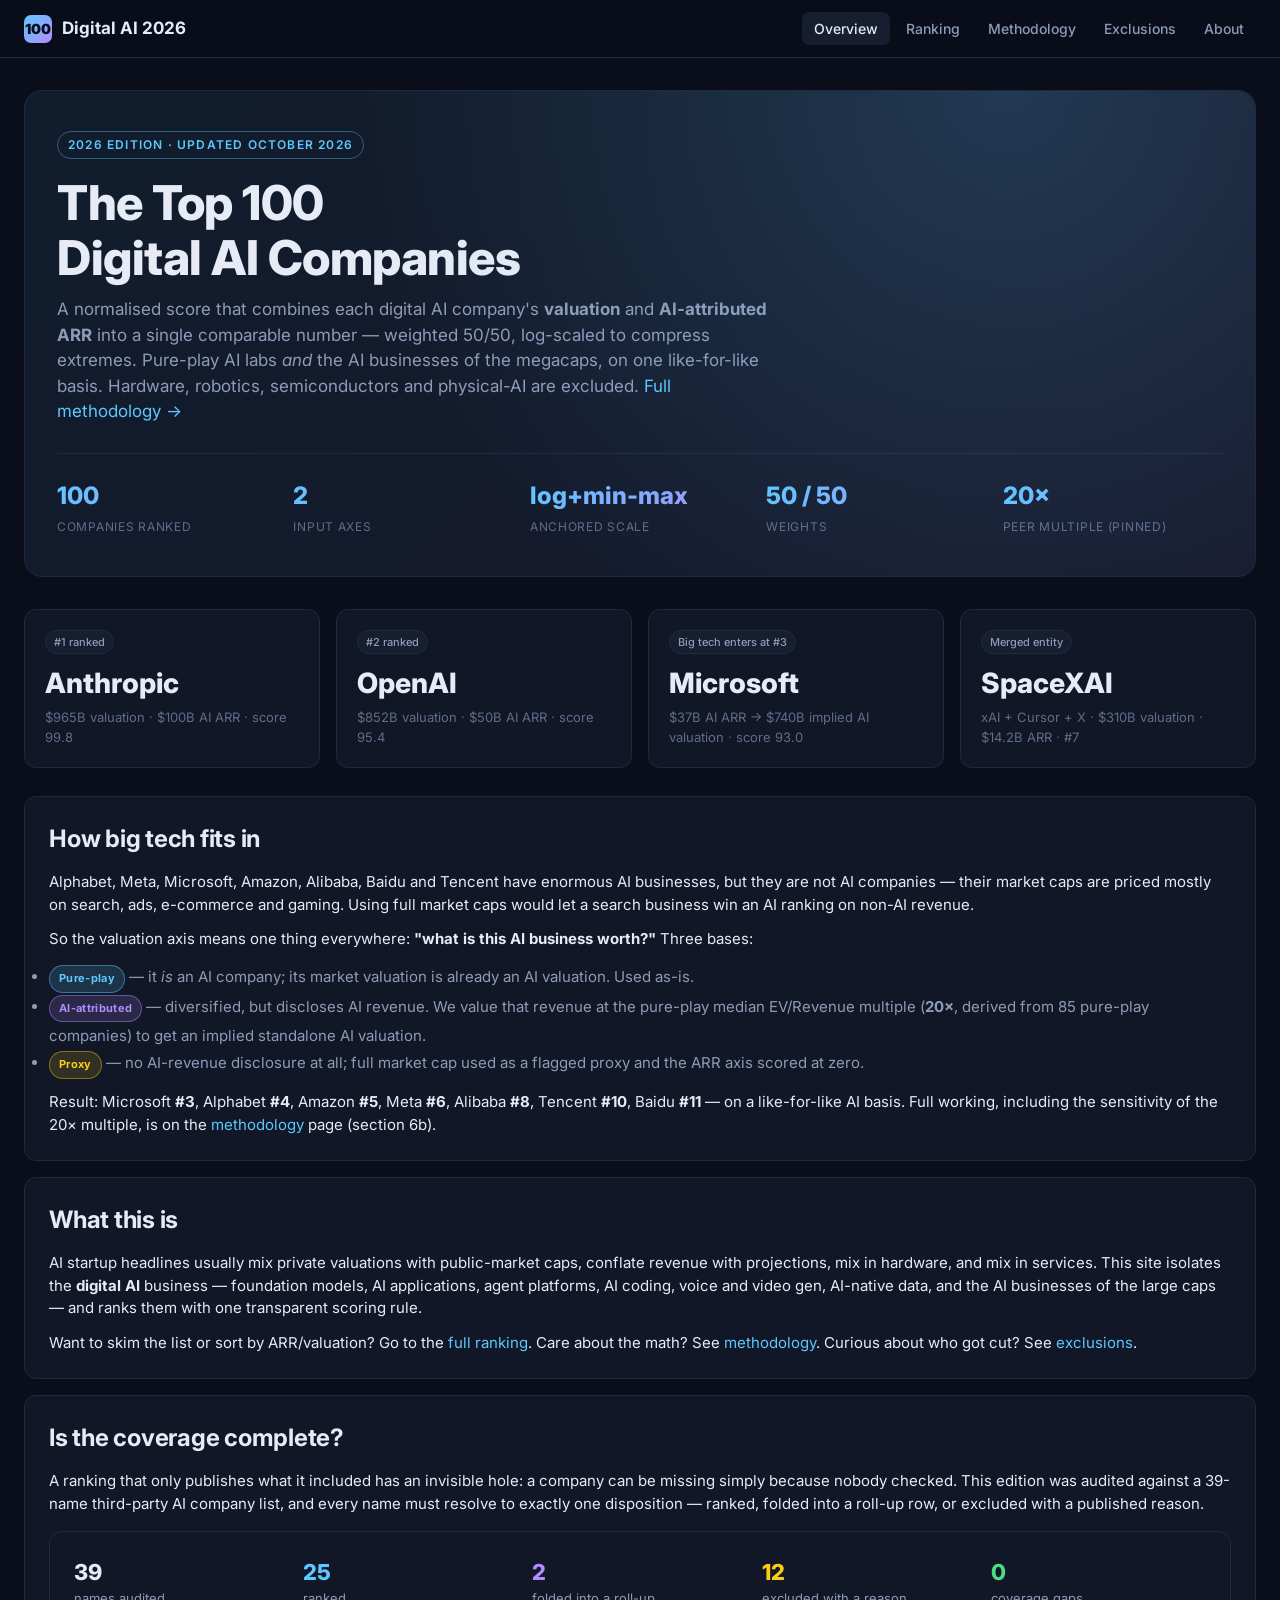
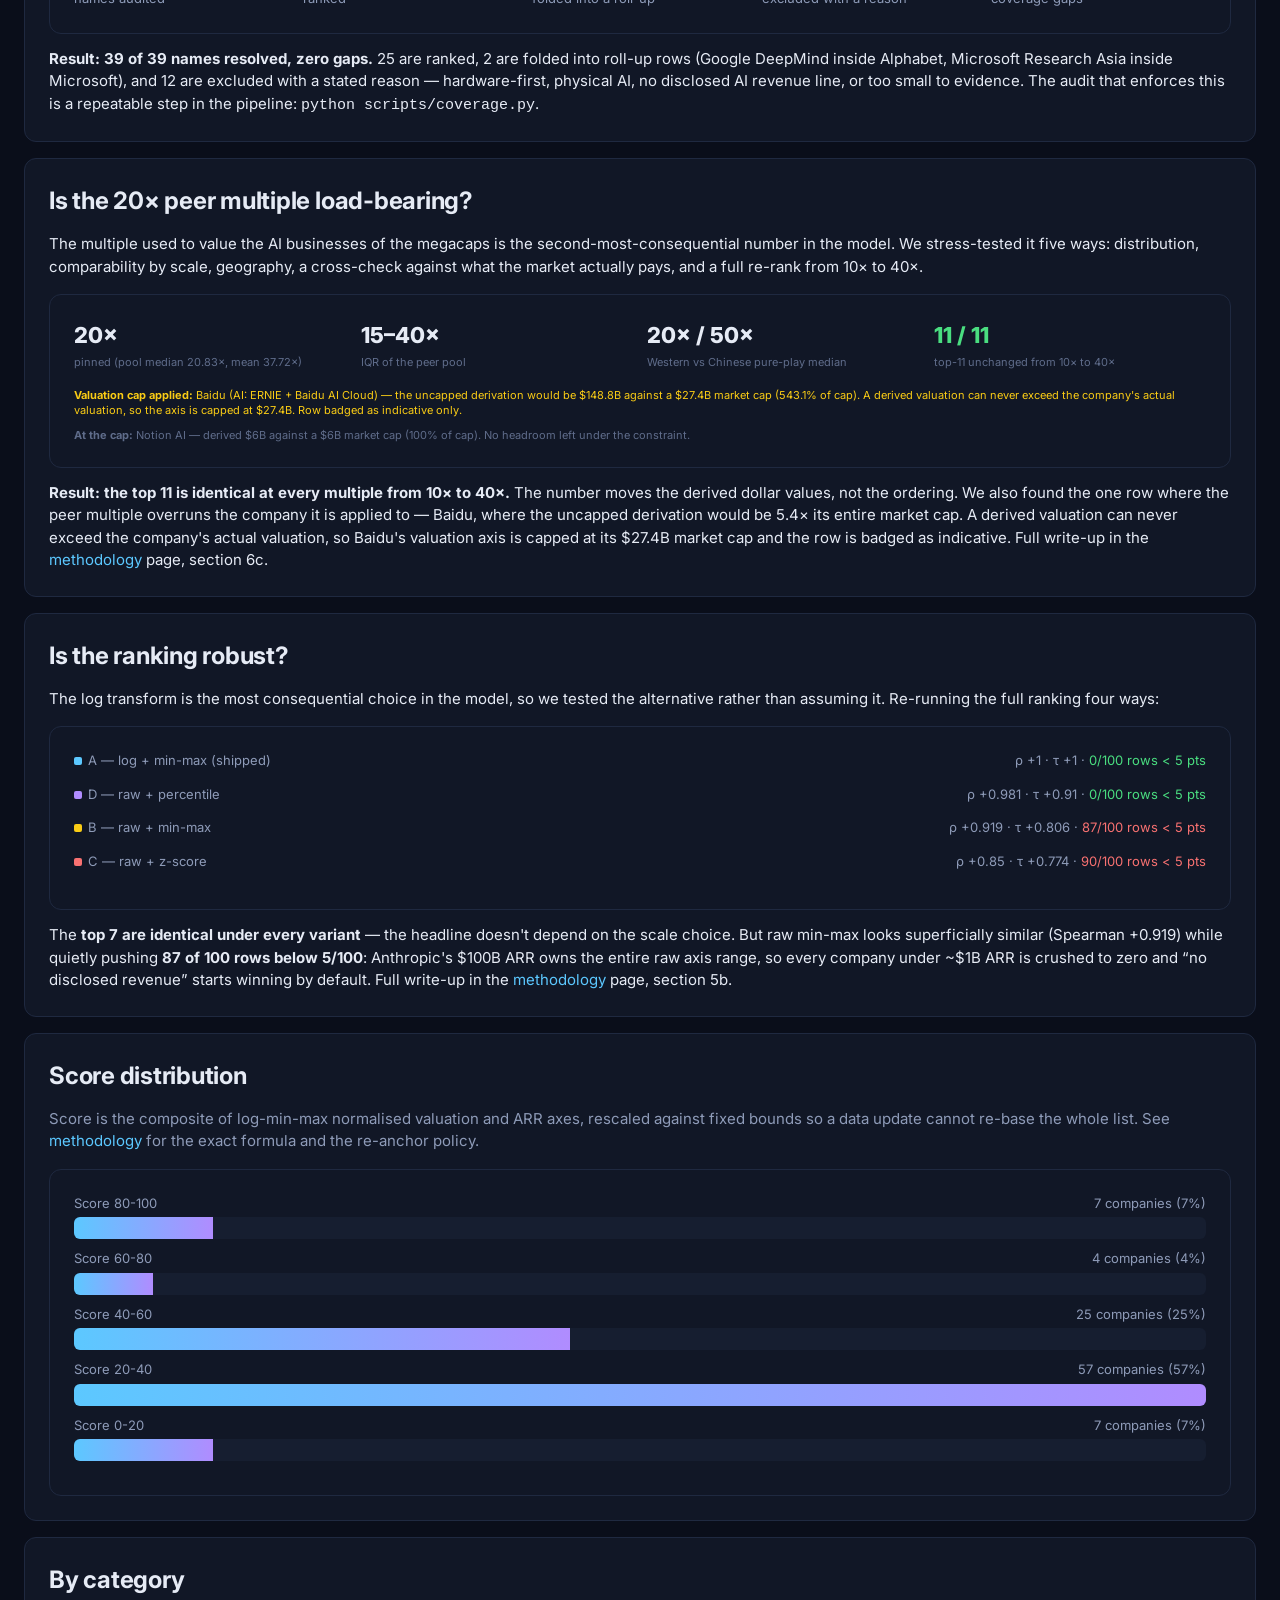
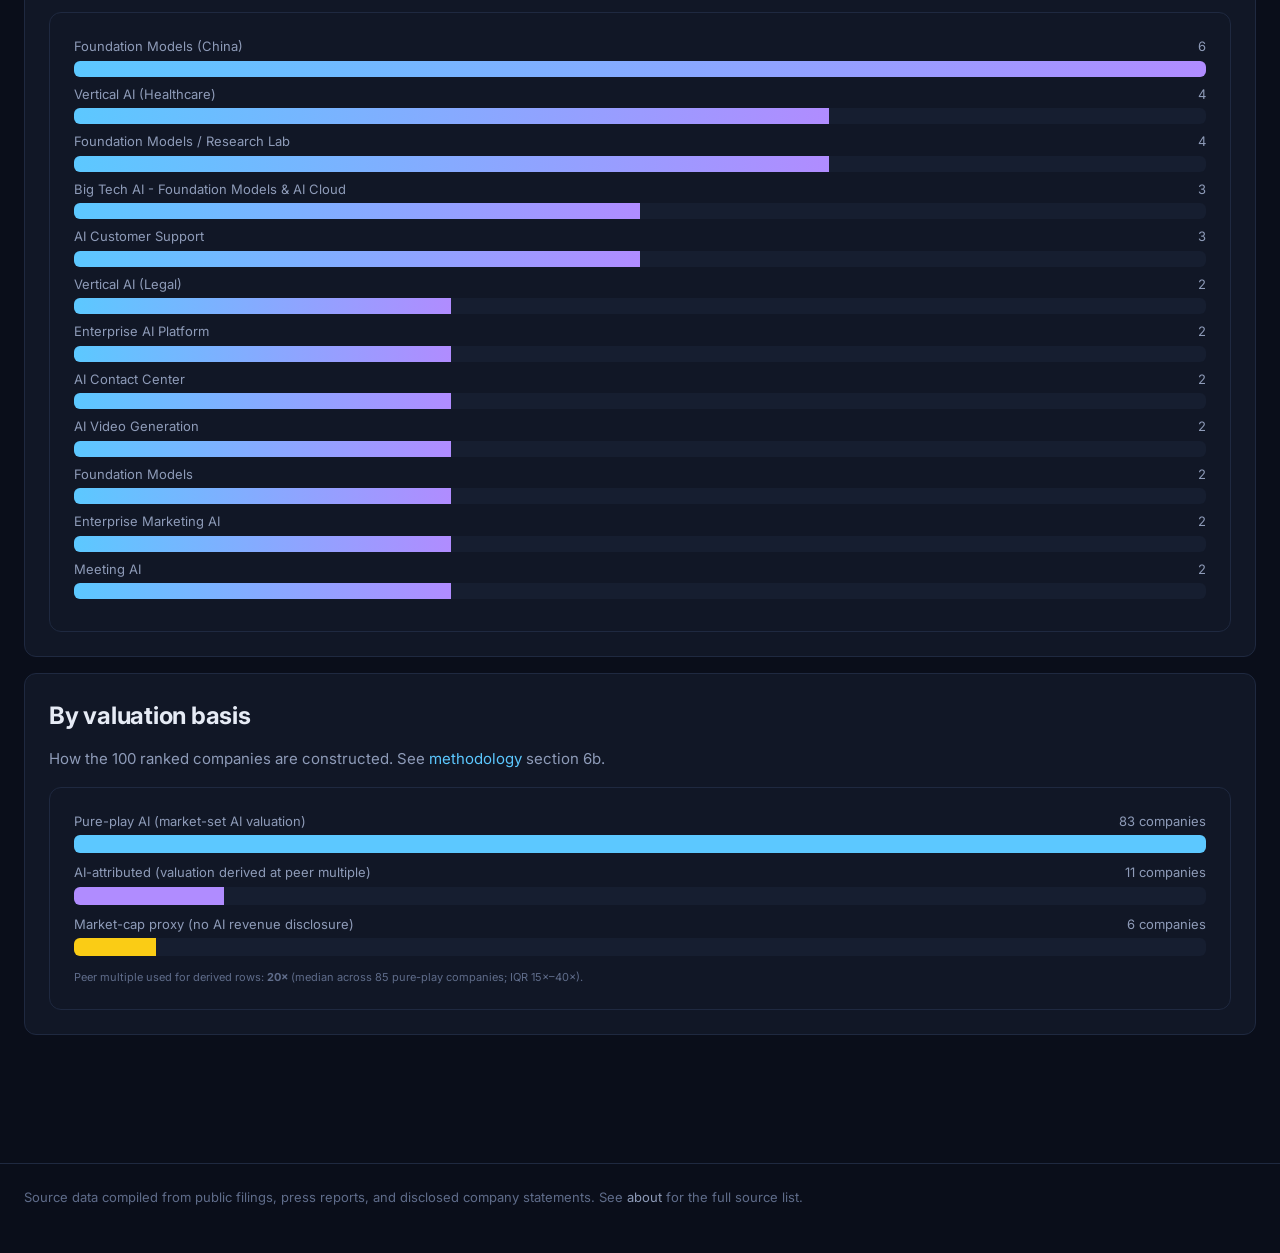
<file: index.html>
<!DOCTYPE html>
<html lang="en">
<head>
  <meta charset="UTF-8">
  <meta name="viewport" content="width=device-width, initial-scale=1.0">
  <title>Top 100 Digital AI Companies 2026</title>
  <meta name="description" content="The Top 100 Digital AI Companies in 2026, ranked by a normalised composite of AI-attributed ARR and valuation. Includes pure-play AI labs and the AI businesses of the megacaps, on one like-for-like basis. Methodology, dataset, sources.">
  <link rel="preconnect" href="https://fonts.googleapis.com">
  <link rel="preconnect" href="https://fonts.gstatic.com" crossorigin>
  <link href="https://fonts.googleapis.com/css2?family=Inter:wght@400;500;600;700;800&display=swap" rel="stylesheet">
  <link rel="stylesheet" href="style.css">
</head>
<body>
  <header class="topbar">
    <div class="topbar-inner">
      <div class="brand">
        <div class="brand-mark">100</div>
        <span>Digital AI 2026</span>
      </div>
      <nav class="nav">
        <a href="index.html">Overview</a>
        <a href="ranking.html">Ranking</a>
        <a href="methodology.html">Methodology</a>
        <a href="exclusions.html">Exclusions</a>
        <a href="about.html">About</a>
      </nav>
    </div>
  </header>

  <main>
    <section class="hero">
      <span class="eyebrow">2026 Edition · Updated October 2026</span>
      <h1>The Top 100<br/>Digital AI Companies</h1>
      <p>
        A normalised score that combines each digital AI company's
        <strong>valuation</strong> and <strong>AI-attributed ARR</strong>
        into a single comparable number &mdash; weighted 50/50, log-scaled to
        compress extremes.
        Pure-play AI labs <em>and</em> the AI businesses of the megacaps, on one
        like-for-like basis. Hardware, robotics, semiconductors and physical-AI
        are excluded. <a href="methodology.html">Full methodology &rarr;</a>
      </p>

      <div class="hero-stats">
        <div class="stat"><span class="v" id="hero-companies">100</span><span class="l">companies ranked</span></div>
        <div class="stat"><span class="v">2</span><span class="l">input axes</span></div>
        <div class="stat"><span class="v">log+min-max</span><span class="l">anchored scale</span></div>
        <div class="stat"><span class="v">50 / 50</span><span class="l">weights</span></div>
        <div class="stat"><span class="v">20&times;</span><span class="l">peer multiple (pinned)</span></div>
      </div>
    </section>

    <div class="kpi-grid">
      <div class="kpi">
        <span class="cat-chip">#1 ranked</span>
        <div class="v">Anthropic</div>
        <div class="l">$965B valuation · $100B AI ARR · score 99.8</div>
      </div>
      <div class="kpi">
        <span class="cat-chip">#2 ranked</span>
        <div class="v">OpenAI</div>
        <div class="l">$852B valuation · $50B AI ARR · score 95.4</div>
      </div>
      <div class="kpi">
        <span class="cat-chip">Big tech enters at #3</span>
        <div class="v">Microsoft</div>
        <div class="l">$37B AI ARR → $740B implied AI valuation · score 93.0</div>
      </div>
      <div class="kpi">
        <span class="cat-chip">Merged entity</span>
        <div class="v">SpaceXAI</div>
        <div class="l">xAI + Cursor + X · $310B valuation · $14.2B ARR · #7</div>
      </div>
    </div>

    <div class="card">
      <h2>How big tech fits in</h2>
      <p>
        Alphabet, Meta, Microsoft, Amazon, Alibaba, Baidu and Tencent have
        enormous AI businesses, but they are not AI companies &mdash; their market
        caps are priced mostly on search, ads, e-commerce and gaming. Using
        full market caps would let a search business win an AI ranking on
        non-AI revenue.
      </p>
      <p style="margin-top:12px;">
        So the valuation axis means one thing everywhere: <strong>"what is this
        AI business worth?"</strong> Three bases:
      </p>
      <ul style="color:var(--text-dim);margin-top:12px;line-height:1.8;">
        <li>
          <span class="basis-chip basis-actual">Pure-play</span>
          &mdash; it <em>is</em> an AI company; its market valuation is already an
          AI valuation. Used as-is.
        </li>
        <li>
          <span class="basis-chip basis-derived">AI-attributed</span>
          &mdash; diversified, but discloses AI revenue. We value that revenue at
          the pure-play median EV/Revenue multiple (<strong>20&times;</strong>,
          derived from 85 pure-play companies) to get an implied standalone AI
          valuation.
        </li>
        <li>
          <span class="basis-chip basis-proxy">Proxy</span>
          &mdash; no AI-revenue disclosure at all; full market cap used as a
          flagged proxy and the ARR axis scored at zero.
        </li>
      </ul>
      <p style="margin-top:12px;">
        Result: Microsoft <strong>#3</strong>, Alphabet <strong>#4</strong>, Amazon
        <strong>#5</strong>, Meta <strong>#6</strong>, Alibaba <strong>#8</strong>,
        Tencent <strong>#10</strong>, Baidu <strong>#11</strong> &mdash; on a
        like-for-like AI basis. Full working, including the sensitivity of the
        20&times; multiple, is on the
        <a href="methodology.html">methodology</a> page (section 6b).
      </p>
    </div>

    <div class="card">
      <h2>What this is</h2>
      <p>
        AI startup headlines usually mix private valuations with public-market caps,
        conflate revenue with projections, mix in hardware, and mix in services.
        This site isolates the <strong>digital AI</strong> business &mdash;
        foundation models, AI applications, agent platforms, AI coding, voice and
        video gen, AI-native data, and the AI businesses of the large caps &mdash;
        and ranks them with one transparent scoring rule.
      </p>
      <p style="margin-top:12px;">
        Want to skim the list or sort by ARR/valuation? Go to the
        <a href="ranking.html">full ranking</a>. Care about the math? See
        <a href="methodology.html">methodology</a>. Curious about who got cut? See
        <a href="exclusions.html">exclusions</a>.
      </p>
    </div>

    <div class="card">
      <h2>Is the coverage complete?</h2>
      <p>
        A ranking that only publishes what it included has an invisible hole: a
        company can be missing simply because nobody checked. This edition was
        audited against a 39-name third-party AI company list, and every name
        must resolve to exactly one disposition &mdash; ranked, folded into a
        roll-up row, or excluded with a published reason.
      </p>
      <div id="coverage" class="chart-wrap" style="margin:16px 0 0;"></div>
      <p style="margin-top:14px;">
        <strong>Result: 39 of 39 names resolved, zero gaps.</strong> 25 are
        ranked, 2 are folded into roll-up rows (Google DeepMind inside Alphabet,
        Microsoft Research Asia inside Microsoft), and 12 are excluded with a
        stated reason &mdash; hardware-first, physical AI, no disclosed AI
        revenue line, or too small to evidence. The audit that enforces this is
        a repeatable step in the pipeline:
        <code>python scripts/coverage.py</code>.
      </p>
    </div>

    <div class="card">
      <h2>Is the 20&times; peer multiple load-bearing?</h2>
      <p>
        The multiple used to value the AI businesses of the megacaps is the
        second-most-consequential number in the model. We stress-tested it
        five ways: distribution, comparability by scale, geography, a
        cross-check against what the market actually pays, and a full re-rank
        from 10&times; to 40&times;.
      </p>
      <div id="multiple-check" class="chart-wrap" style="margin:16px 0 0;"></div>
      <p style="margin-top:14px;">
        <strong>Result: the top 11 is identical at every multiple from 10&times;
        to 40&times;.</strong> The number moves the derived dollar values, not
        the ordering. We also found the one row where the peer multiple
        overruns the company it is applied to &mdash; Baidu, where the uncapped
        derivation would be 5.4&times; its entire market cap. A derived
        valuation can never exceed the company's actual valuation, so Baidu's
        valuation axis is capped at its $27.4B market cap and the row is
        badged as indicative. Full write-up in the <a href="methodology.html">methodology</a> page,
        section 6c.
      </p>
    </div>

    <div class="card">
      <h2>Is the ranking robust?</h2>
      <p>
        The log transform is the most consequential choice in the model, so we
        tested the alternative rather than assuming it. Re-running the full
        ranking four ways:
      </p>
      <div id="sensitivity" class="chart-wrap" style="margin:16px 0 0;"></div>
      <p style="margin-top:14px;">
        The <strong>top 7 are identical under every variant</strong> &mdash; the
        headline doesn't depend on the scale choice. But raw min-max looks
        superficially similar (Spearman +0.919) while quietly pushing
        <strong>87 of 100 rows below 5/100</strong>: Anthropic's $100B ARR owns
        the entire raw axis range, so every company under ~$1B ARR is crushed
        to zero and &ldquo;no disclosed revenue&rdquo; starts winning by default.
        Full write-up in the
        <a href="methodology.html">methodology</a> page, section 5b.
      </p>
    </div>

    <div class="card">
      <h2>Score distribution</h2>
      <p style="color:var(--text-dim);margin-bottom:16px;">
        Score is the composite of log-min-max normalised valuation and ARR axes,
        rescaled against fixed bounds so a data update cannot re-base the
        whole list. See <a href="methodology.html">methodology</a> for the
        exact formula and the re-anchor policy.
      </p>
      <div id="score-buckets" class="chart-wrap" style="margin:0;"></div>
    </div>

    <div class="card">
      <h2>By category</h2>
      <div id="cat-breakdown" class="chart-wrap" style="margin:0;"></div>
    </div>

    <div class="card">
      <h2>By valuation basis</h2>
      <p style="color:var(--text-dim);margin-bottom:16px;">
        How the 100 ranked companies are constructed. See
        <a href="methodology.html">methodology</a> section 6b.
      </p>
      <div id="basis-breakdown" class="chart-wrap" style="margin:0;"></div>
    </div>
  </main>

  <footer>
    <div>
      Source data compiled from public filings, press reports, and disclosed company statements.
      See <a href="about.html">about</a> for the full source list.
    </div>
  </footer>

  <script src="app.js"></script>
  <script>
    // Score-distribution chart on overview page
    document.addEventListener("DOMContentLoaded", async () => {
      const res = await fetch("ranked.json", { cache: "no-store" });
      const data = await res.json();
      const rows = data.companies;
      const buckets = [0, 0, 0, 0, 0];
      rows.forEach((r) => {
        if (r.score >= 80) buckets[0]++;
        else if (r.score >= 60) buckets[1]++;
        else if (r.score >= 40) buckets[2]++;
        else if (r.score >= 20) buckets[3]++;
        else buckets[4]++;
      });
      const total = rows.length;
      const labels = ["80-100", "60-80", "40-60", "20-40", "0-20"];
      const root = document.getElementById("score-buckets");
      const max = Math.max(...buckets);
      root.innerHTML = labels.map((l, i) => `
        <div style="margin-bottom:10px;">
          <div style="display:flex;justify-content:space-between;font-size:13px;color:var(--text-dim);margin-bottom:4px;">
            <span>Score ${l}</span>
            <span>${buckets[i]} companies (${((buckets[i] / total) * 100).toFixed(0)}%)</span>
          </div>
          <div style="background:var(--panel-2);border-radius:6px;height:22px;overflow:hidden;">
            <div style="width:${(buckets[i] / max) * 100}%;height:100%;background:linear-gradient(90deg, var(--accent), var(--accent-2));"></div>
          </div>
        </div>
      `).join("");

      // Category breakdown
      const catCounts = {};
      rows.forEach((r) => {
        const c = r.category || "Other";
        catCounts[c] = (catCounts[c] || 0) + 1;
      });
      const sortedCats = Object.entries(catCounts).sort((a, b) => b[1] - a[1]).slice(0, 12);
      const catMax = Math.max(...sortedCats.map((c) => c[1]));
      document.getElementById("cat-breakdown").innerHTML = sortedCats.map(([cat, n]) => `
        <div style="margin-bottom:8px;">
          <div style="display:flex;justify-content:space-between;font-size:13px;color:var(--text-dim);margin-bottom:4px;">
            <span>${cat}</span>
            <span>${n}</span>
          </div>
          <div style="background:var(--panel-2);border-radius:6px;height:16px;overflow:hidden;">
            <div style="width:${(n / catMax) * 100}%;height:100%;background:linear-gradient(90deg, var(--accent), var(--accent-2));"></div>
          </div>
        </div>
      `).join("");

      // Valuation-basis breakdown
      const basisMeta = {        actual:  { label: "Pure-play AI (market-set AI valuation)", color: "var(--accent)" },
        derived: { label: "AI-attributed (valuation derived at peer multiple)", color: "var(--accent-2)" },
        proxy:   { label: "Market-cap proxy (no AI revenue disclosure)", color: "var(--warn)" },
      };
      const basisCounts = {};
      rows.forEach((r) => {
        basisCounts[r.valuation_basis] = (basisCounts[r.valuation_basis] || 0) + 1;
      });
      const bMax = Math.max(...Object.values(basisCounts));
      document.getElementById("basis-breakdown").innerHTML = Object.entries(basisMeta).map(([k, m]) => {
        const n = basisCounts[k] || 0;
        return `
        <div style="margin-bottom:10px;">
          <div style="display:flex;justify-content:space-between;font-size:13px;color:var(--text-dim);margin-bottom:4px;">
            <span>${m.label}</span>
            <span>${n} companies</span>
          </div>
          <div style="background:var(--panel-2);border-radius:6px;height:18px;overflow:hidden;">
            <div style="width:${(n / bMax) * 100}%;height:100%;background:${m.color};"></div>
          </div>
        </div>`;
      }).join("") + `
        <p class="sub-note" style="margin-top:14px;">
          Peer multiple used for derived rows:
          <strong>${data.peer_multiple.median_ev_revenue}&times;</strong>
          (median across ${data.peer_multiple.pool_size} pure-play companies;
          IQR ${data.peer_multiple.p25}&times;&ndash;${data.peer_multiple.p75}&times;).
        </p>`;

      // Sensitivity: log vs raw
      try {
        const sres = await fetch("data/sensitivity.json", { cache: "no-store" });
        const sens = await sres.json();
        const order = [
          ["log_minmax_shipped", "A — log + min-max (shipped)", "var(--accent)"],
          ["raw_percentile", "D — raw + percentile", "var(--accent-2)"],
          ["raw_minmax", "B — raw + min-max", "var(--warn)"],
          ["raw_zscore", "C — raw + z-score", "var(--bad)"],
        ];
        const rowsHtml = order.map(([key, label, color]) => {
          const v = sens.variants[key];
          if (!v) return "";
          const collapse = v.rows_below_5_points;
          const bad = collapse > 50;
          return `
          <div style="margin-bottom:14px;">
            <div style="display:flex;justify-content:space-between;font-size:13px;color:var(--text-dim);margin-bottom:4px;gap:12px;flex-wrap:wrap;">
              <span><span style="display:inline-block;width:8px;height:8px;border-radius:2px;background:${color};margin-right:6px;"></span>${label}</span>
              <span>ρ ${v.spearman_vs_shipped > 0 ? "+" : ""}${v.spearman_vs_shipped} · τ ${v.kendall_tau_vs_shipped > 0 ? "+" : ""}${v.kendall_tau_vs_shipped}
              ${collapse != null ? ` · <span style="color:${bad ? "var(--bad)" : "var(--good)"}">${collapse}/100 rows &lt; 5 pts</span>` : ""}</span>
            </div>
          </div>`;
        }).join("");
        document.getElementById("sensitivity").innerHTML = rowsHtml;
      } catch (e) {
        document.getElementById("sensitivity").innerHTML =
          '<p class="sub-note">Sensitivity data unavailable.</p>';
      }

      // Multiple stress-test
      try {
        const mres = await fetch("data/multiple_check.json", { cache: "no-store" });
        const mc = await mres.json();
        const d = mc.distribution;
        const ccs = mc.market_cross_check || [];
        const cappedRow = ccs.find((x) => x.flag === "CAPPED AT MARKET CAP");
        const atCapRow = ccs.find((x) => x.flag === "AT MARKET CAP");
        const geo = mc.by_geography;
        document.getElementById("multiple-check").innerHTML = `
          <div style="display:grid;grid-template-columns:repeat(auto-fit,minmax(150px,1fr));gap:14px;margin-bottom:18px;">
            <div>
              <div style="font-size:22px;font-weight:800;">${mc.peer_multiple.median_ev_revenue}&times;</div>
              <div class="sub-note">pinned (pool median ${d.p50_median}&times;, mean ${d.mean}&times;)</div>
            </div>
            <div>
              <div style="font-size:22px;font-weight:800;">${d.p25}&ndash;${d.p75}&times;</div>
              <div class="sub-note">IQR of the peer pool</div>
            </div>
            <div>
              <div style="font-size:22px;font-weight:800;">${geo.west.median}&times; / ${geo.china.median}&times;</div>
              <div class="sub-note">Western vs Chinese pure-play median</div>
            </div>
            <div>
              <div style="font-size:22px;font-weight:800;color:var(--good);">${mc.top11_stability.always_present.length} / ${mc.top11_stability.ever_present.length}</div>
              <div class="sub-note">top-${mc.top11_stability.always_present.length} unchanged from 10&times; to 40&times;</div>
            </div>
          </div>
          ${cappedRow ? `
          <p class="sub-note warn" style="margin-bottom:0;">
            <strong>Valuation cap applied:</strong> ${cappedRow.name} &mdash; the
            uncapped derivation would be $${cappedRow.uncapped_derived_valuation_usd_b}B
            against a $${cappedRow.market_cap_usd_b}B market cap
            (${cappedRow.uncapped_as_pct_of_market_cap}% of cap). A derived
            valuation can never exceed the company's actual valuation, so the
            axis is capped at $${cappedRow.our_derived_valuation_usd_b}B.
            Row badged as indicative only.
          </p>` : ""}
          ${atCapRow ? `
          <p class="sub-note" style="margin-top:10px;margin-bottom:0;">
            <strong>At the cap:</strong> ${atCapRow.name} &mdash; derived
            $${atCapRow.our_derived_valuation_usd_b}B against a
            $${atCapRow.market_cap_usd_b}B market cap
            (${atCapRow.derived_as_pct_of_market_cap}% of cap). No headroom left
            under the constraint.
          </p>` : ""}
        `;
      } catch (e) {
        document.getElementById("multiple-check").innerHTML =
          '<p class="sub-note">Multiple-check data unavailable.</p>';
      }

      // Coverage audit - read from data/coverage.json so the published
      // numbers can never drift from the audit that produced them.
      try {
        const cres = await fetch("data/coverage.json", { cache: "no-store" });
        const cov = await cres.json();
        const cc = cov.counts || {};
        const box = document.getElementById("coverage");
        if (!box) throw new Error("no #coverage element");
        const gapColor = cov.coverage_complete ? "var(--good)" : "var(--bad)";
        box.innerHTML = `
          <div style="display:grid;grid-template-columns:repeat(auto-fit,minmax(140px,1fr));gap:14px;">
            <div>
              <div style="font-size:22px;font-weight:800;">${cov.watchlist_size}</div>
              <div style="font-size:13px;color:var(--text-dim);">names audited</div>
            </div>
            <div>
              <div style="font-size:22px;font-weight:800;color:var(--accent);">${cc.RANKED || 0}</div>
              <div style="font-size:13px;color:var(--text-dim);">ranked</div>
            </div>
            <div>
              <div style="font-size:22px;font-weight:800;color:var(--accent-2);">${cc.FOLDED || 0}</div>
              <div style="font-size:13px;color:var(--text-dim);">folded into a roll-up</div>
            </div>
            <div>
              <div style="font-size:22px;font-weight:800;color:var(--warn);">${cc.EXCLUDED || 0}</div>
              <div style="font-size:13px;color:var(--text-dim);">excluded with a reason</div>
            </div>
            <div>
              <div style="font-size:22px;font-weight:800;color:${gapColor};">${(cov.gaps || []).length}</div>
              <div style="font-size:13px;color:var(--text-dim);">coverage gaps</div>
            </div>
          </div>`;
      } catch (e) {
        const box = document.getElementById("coverage");
        if (box) {
          box.innerHTML = '<p class="sub-note">Coverage data unavailable.</p>';
        }
      }
    });
  </script>
</body>
</html>
</file>
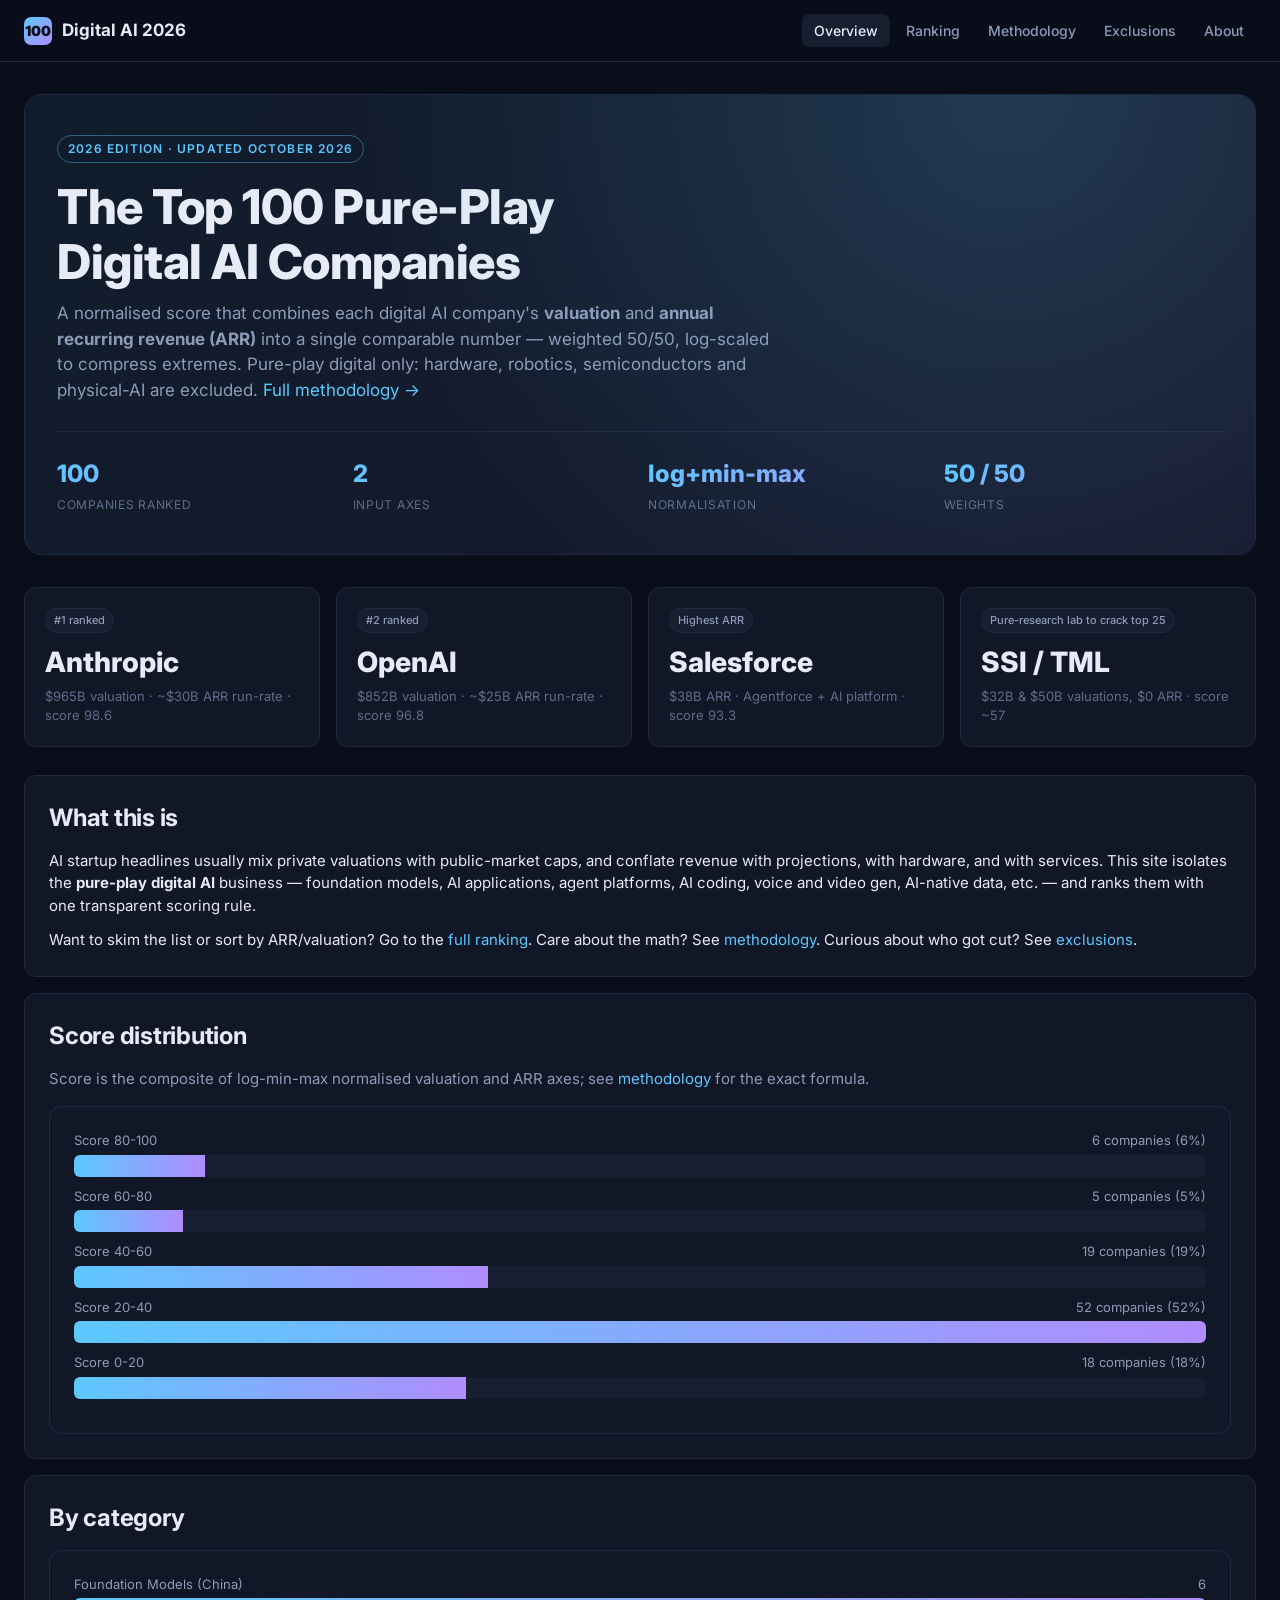
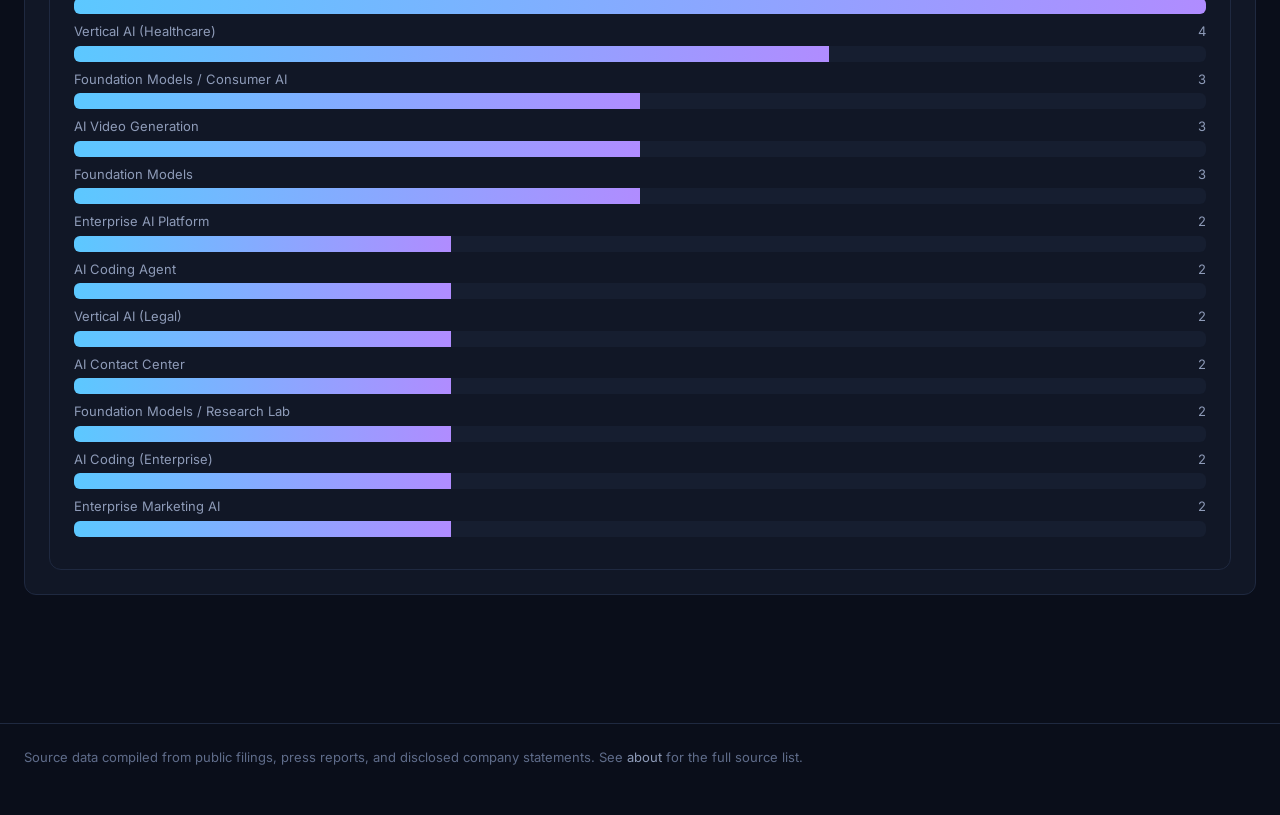
<file: site/index.html>
<!DOCTYPE html>
<html lang="en">
<head>
  <meta charset="UTF-8">
  <meta name="viewport" content="width=device-width, initial-scale=1.0">
  <title>Top 100 Pure-Play Digital AI Companies 2026</title>
  <meta name="description" content="The Top 100 Pure-Play Digital AI Companies in 2026, ranked by a normalised composite of valuation and ARR. Methodology, dataset, sources.">
  <link rel="preconnect" href="https://fonts.googleapis.com">
  <link rel="preconnect" href="https://fonts.gstatic.com" crossorigin>
  <link href="https://fonts.googleapis.com/css2?family=Inter:wght@400;500;600;700;800&display=swap" rel="stylesheet">
  <link rel="stylesheet" href="style.css">
</head>
<body>
  <header class="topbar">
    <div class="topbar-inner">
      <div class="brand">
        <div class="brand-mark">100</div>
        <span>Digital AI 2026</span>
      </div>
      <nav class="nav">
        <a href="index.html">Overview</a>
        <a href="ranking.html">Ranking</a>
        <a href="methodology.html">Methodology</a>
        <a href="exclusions.html">Exclusions</a>
        <a href="about.html">About</a>
      </nav>
    </div>
  </header>

  <main>
    <section class="hero">
      <span class="eyebrow">2026 Edition · Updated October 2026</span>
      <h1>The Top 100 Pure-Play<br/>Digital AI Companies</h1>
      <p>
        A normalised score that combines each digital AI company's
        <strong>valuation</strong> and <strong>annual recurring revenue (ARR)</strong>
        into a single comparable number &mdash; weighted 50/50, log-scaled to
        compress extremes.
        Pure-play digital only: hardware, robotics, semiconductors and physical-AI
        are excluded. <a href="methodology.html">Full methodology &rarr;</a>
      </p>

      <div class="hero-stats">
        <div class="stat"><span class="v" id="hero-companies">100</span><span class="l">companies ranked</span></div>
        <div class="stat"><span class="v">2</span><span class="l">input axes</span></div>
        <div class="stat"><span class="v">log+min-max</span><span class="l">normalisation</span></div>
        <div class="stat"><span class="v">50 / 50</span><span class="l">weights</span></div>
      </div>
    </section>

    <div class="kpi-grid">
      <div class="kpi">
        <span class="cat-chip">#1 ranked</span>
        <div class="v">Anthropic</div>
        <div class="l">$965B valuation · ~$30B ARR run-rate · score 98.6</div>
      </div>
      <div class="kpi">
        <span class="cat-chip">#2 ranked</span>
        <div class="v">OpenAI</div>
        <div class="l">$852B valuation · ~$25B ARR run-rate · score 96.8</div>
      </div>
      <div class="kpi">
        <span class="cat-chip">Highest ARR</span>
        <div class="v">Salesforce</div>
        <div class="l">$38B ARR · Agentforce + AI platform · score 93.3</div>
      </div>
      <div class="kpi">
        <span class="cat-chip">Pure-research lab to crack top 25</span>
        <div class="v">SSI / TML</div>
        <div class="l">$32B &amp; $50B valuations, $0 ARR · score ~57</div>
      </div>
    </div>

    <div class="card">
      <h2>What this is</h2>
      <p>
        AI startup headlines usually mix private valuations with public-market caps,
        and conflate revenue with projections, with hardware, and with services.
        This site isolates the <strong>pure-play digital AI</strong> business &mdash;
        foundation models, AI applications, agent platforms, AI coding, voice and
        video gen, AI-native data, etc. &mdash; and ranks them with one transparent
        scoring rule.
      </p>
      <p style="margin-top:12px;">
        Want to skim the list or sort by ARR/valuation? Go to the
        <a href="ranking.html">full ranking</a>. Care about the math? See
        <a href="methodology.html">methodology</a>. Curious about who got cut? See
        <a href="exclusions.html">exclusions</a>.
      </p>
    </div>

    <div class="card">
      <h2>Score distribution</h2>
      <p style="color:var(--text-dim);margin-bottom:16px;">
        Score is the composite of log-min-max normalised valuation and ARR axes;
        see <a href="methodology.html">methodology</a> for the exact formula.
      </p>
      <div id="score-buckets" class="chart-wrap" style="margin:0;"></div>
    </div>

    <div class="card">
      <h2>By category</h2>
      <div id="cat-breakdown" class="chart-wrap" style="margin:0;"></div>
    </div>
  </main>

  <footer>
    <div>
      Source data compiled from public filings, press reports, and disclosed company statements.
      See <a href="about.html">about</a> for the full source list.
    </div>
  </footer>

  <script src="app.js"></script>
  <script>
    // Score-distribution chart on overview page
    document.addEventListener("DOMContentLoaded", async () => {
      const res = await fetch("ranked.json", { cache: "no-store" });
      const data = await res.json();
      const rows = data.companies;
      const buckets = [0, 0, 0, 0, 0];
      rows.forEach((r) => {
        if (r.score >= 80) buckets[0]++;
        else if (r.score >= 60) buckets[1]++;
        else if (r.score >= 40) buckets[2]++;
        else if (r.score >= 20) buckets[3]++;
        else buckets[4]++;
      });
      const total = rows.length;
      const labels = ["80-100", "60-80", "40-60", "20-40", "0-20"];
      const root = document.getElementById("score-buckets");
      const max = Math.max(...buckets);
      root.innerHTML = labels.map((l, i) => `
        <div style="margin-bottom:10px;">
          <div style="display:flex;justify-content:space-between;font-size:13px;color:var(--text-dim);margin-bottom:4px;">
            <span>Score ${l}</span>
            <span>${buckets[i]} companies (${((buckets[i] / total) * 100).toFixed(0)}%)</span>
          </div>
          <div style="background:var(--panel-2);border-radius:6px;height:22px;overflow:hidden;">
            <div style="width:${(buckets[i] / max) * 100}%;height:100%;background:linear-gradient(90deg, var(--accent), var(--accent-2));"></div>
          </div>
        </div>
      `).join("");

      // Category breakdown
      const catCounts = {};
      rows.forEach((r) => {
        const c = r.category || "Other";
        catCounts[c] = (catCounts[c] || 0) + 1;
      });
      const sortedCats = Object.entries(catCounts).sort((a, b) => b[1] - a[1]).slice(0, 12);
      const catMax = Math.max(...sortedCats.map((c) => c[1]));
      document.getElementById("cat-breakdown").innerHTML = sortedCats.map(([cat, n]) => `
        <div style="margin-bottom:8px;">
          <div style="display:flex;justify-content:space-between;font-size:13px;color:var(--text-dim);margin-bottom:4px;">
            <span>${cat}</span>
            <span>${n}</span>
          </div>
          <div style="background:var(--panel-2);border-radius:6px;height:16px;overflow:hidden;">
            <div style="width:${(n / catMax) * 100}%;height:100%;background:linear-gradient(90deg, var(--accent), var(--accent-2));"></div>
          </div>
        </div>
      `).join("");
    });
  </script>
</body>
</html>
</file>
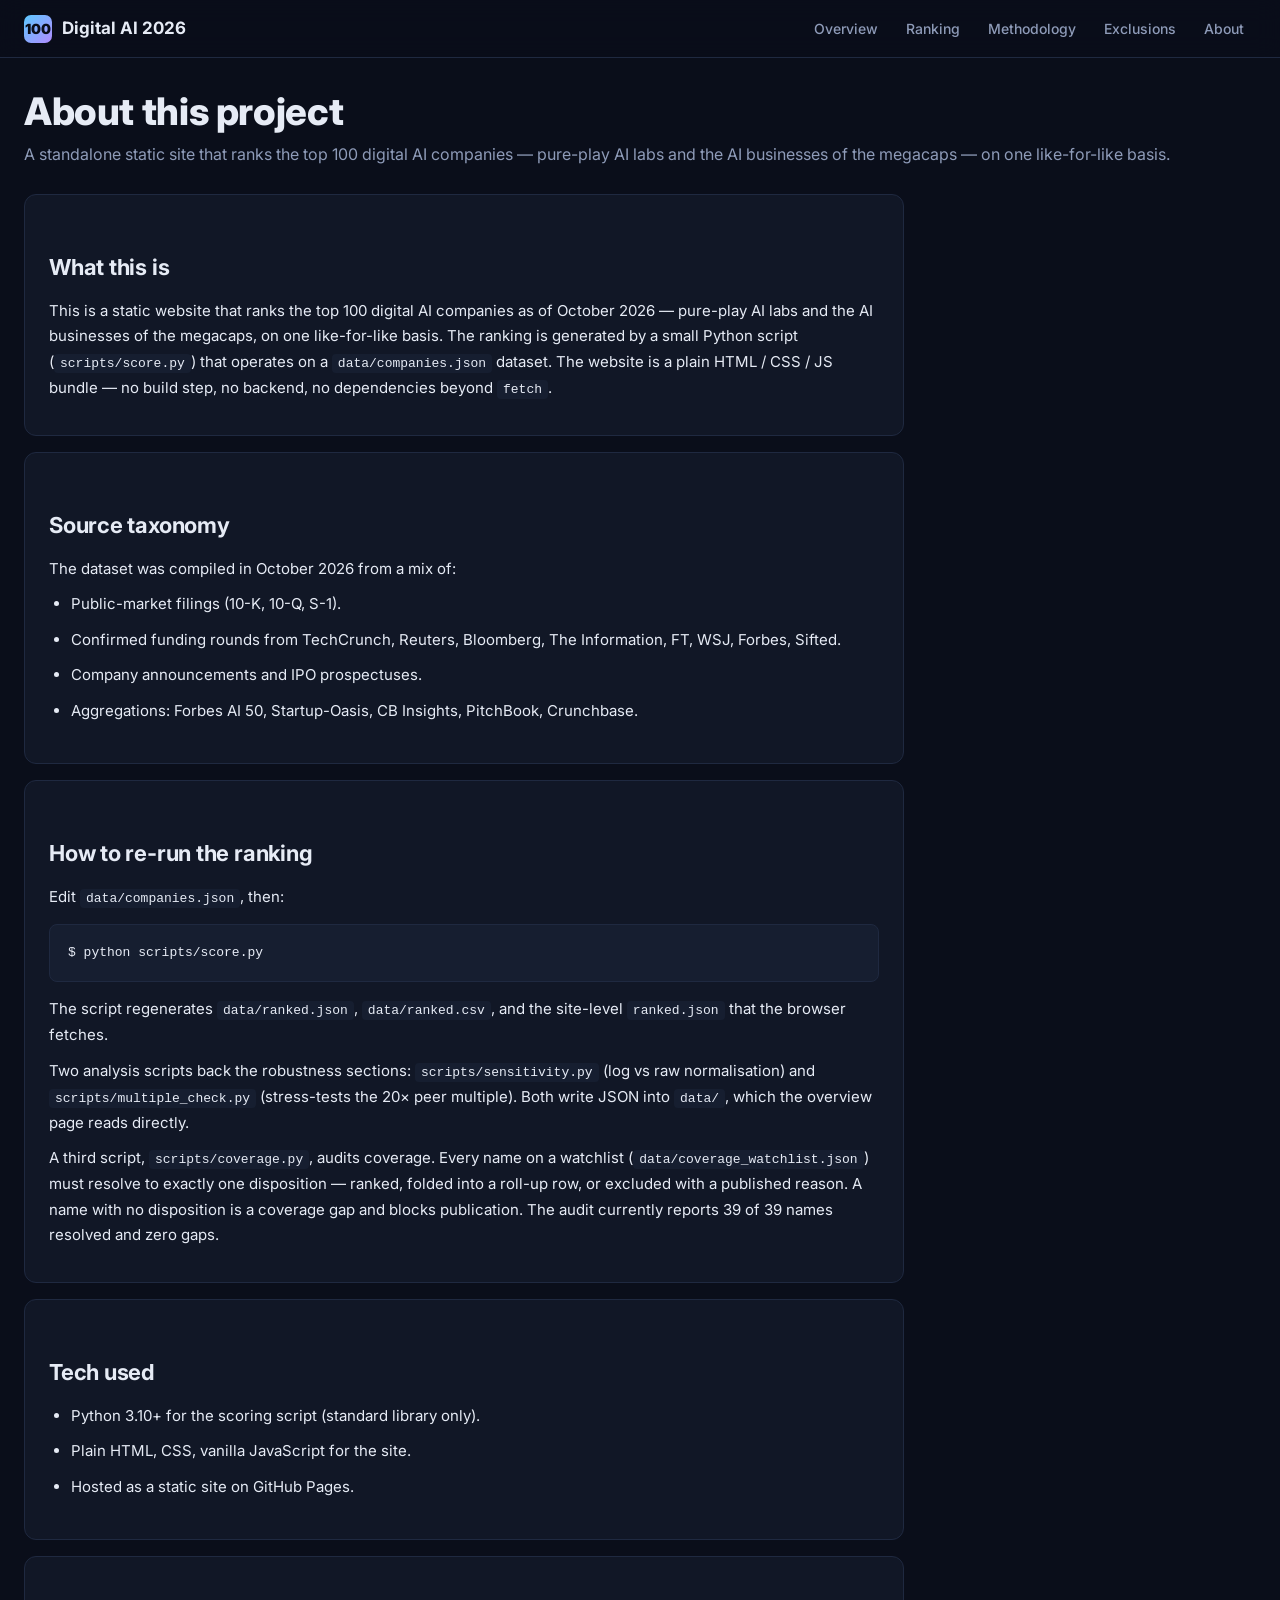
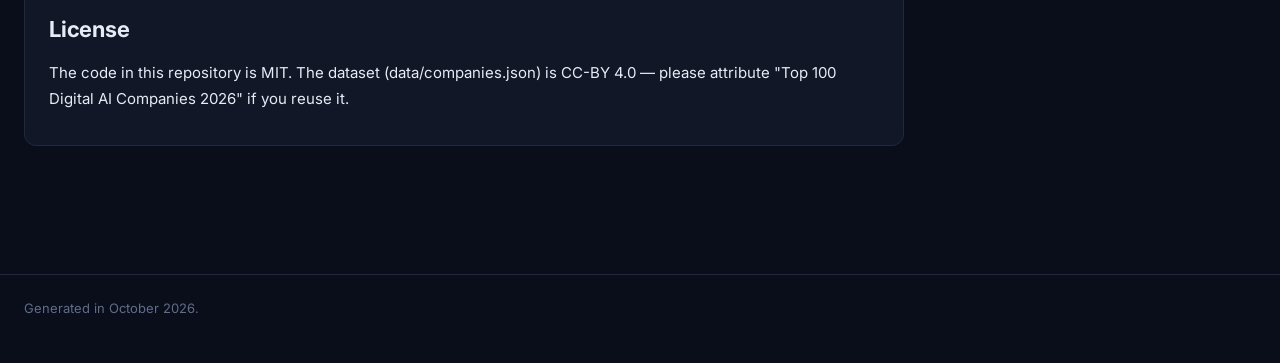
<file: about.html>
<!DOCTYPE html>
<html lang="en">
<head>
  <meta charset="UTF-8">
  <meta name="viewport" content="width=device-width, initial-scale=1.0">
  <title>About - Top 100 Digital AI Companies 2026</title>
  <link rel="preconnect" href="https://fonts.googleapis.com">
  <link rel="preconnect" href="https://fonts.gstatic.com" crossorigin>
  <link href="https://fonts.googleapis.com/css2?family=Inter:wght@400;500;600;700;800&display=swap" rel="stylesheet">
  <link rel="stylesheet" href="style.css">
</head>
<body>
  <header class="topbar">
    <div class="topbar-inner">
      <div class="brand">
        <div class="brand-mark">100</div>
        <span>Digital AI 2026</span>
      </div>
      <nav class="nav">
        <a href="index.html">Overview</a>
        <a href="ranking.html">Ranking</a>
        <a href="methodology.html">Methodology</a>
        <a href="exclusions.html">Exclusions</a>
        <a href="about.html">About</a>
      </nav>
    </div>
  </header>

  <main>
    <h1>About this project</h1>
    <p class="subtitle">
      A standalone static site that ranks the top 100 digital AI
      companies — pure-play AI labs and the AI businesses of the megacaps —
      on one like-for-like basis.
    </p>

    <div class="prose">
      <div class="card">
        <h2>What this is</h2>
        <p>
          This is a static website that ranks the top 100 digital AI
          companies as of October 2026 &mdash; pure-play AI labs and the AI
          businesses of the megacaps, on one like-for-like basis. The ranking
          is generated by a small
          Python script (<code>scripts/score.py</code>) that operates on a
          <code>data/companies.json</code> dataset. The website is a plain HTML /
          CSS / JS bundle &mdash; no build step, no backend, no dependencies
          beyond <code>fetch</code>.
        </p>
      </div>

      <div class="card">
        <h2>Source taxonomy</h2>
        <p>
          The dataset was compiled in October 2026 from a mix of:
        </p>
        <ul>
          <li>Public-market filings (10-K, 10-Q, S-1).</li>
          <li>Confirmed funding rounds from TechCrunch, Reuters, Bloomberg, The Information, FT, WSJ, Forbes, Sifted.</li>
          <li>Company announcements and IPO prospectuses.</li>
          <li>Aggregations: Forbes AI 50, Startup-Oasis, CB Insights, PitchBook, Crunchbase.</li>
        </ul>
      </div>

      <div class="card">
        <h2>How to re-run the ranking</h2>
        <p>Edit <code>data/companies.json</code>, then:</p>
        <pre>$ python scripts/score.py</pre>
        <p>
          The script regenerates <code>data/ranked.json</code>,
          <code>data/ranked.csv</code>, and the site-level
          <code>ranked.json</code> that the browser fetches.
        </p>
        <p>
          Two analysis scripts back the robustness sections:
          <code>scripts/sensitivity.py</code> (log vs raw normalisation)
          and <code>scripts/multiple_check.py</code> (stress-tests the 20&times;
          peer multiple). Both write JSON into <code>data/</code>, which the
          overview page reads directly.
        </p>
        <p>
          A third script, <code>scripts/coverage.py</code>, audits coverage.
          Every name on a watchlist (<code>data/coverage_watchlist.json</code>)
          must resolve to exactly one disposition &mdash; ranked, folded into a
          roll-up row, or excluded with a published reason. A name with no
          disposition is a coverage gap and blocks publication. The audit
          currently reports 39 of 39 names resolved and zero gaps.
        </p>
      </div>

      <div class="card">
        <h2>Tech used</h2>
        <ul>
          <li>Python 3.10+ for the scoring script (standard library only).</li>
          <li>Plain HTML, CSS, vanilla JavaScript for the site.</li>
          <li>Hosted as a static site on GitHub Pages.</li>
        </ul>
      </div>

      <div class="card">
        <h2>License</h2>
        <p>
          The code in this repository is MIT. The dataset (data/companies.json)
          is CC-BY 4.0 &mdash; please attribute "Top 100 Digital AI Companies 2026"
          if you reuse it.
        </p>
      </div>
    </div>
  </main>

  <footer>
    <div>
      Generated in October 2026.
    </div>
  </footer>
</body>
</html>
</file>
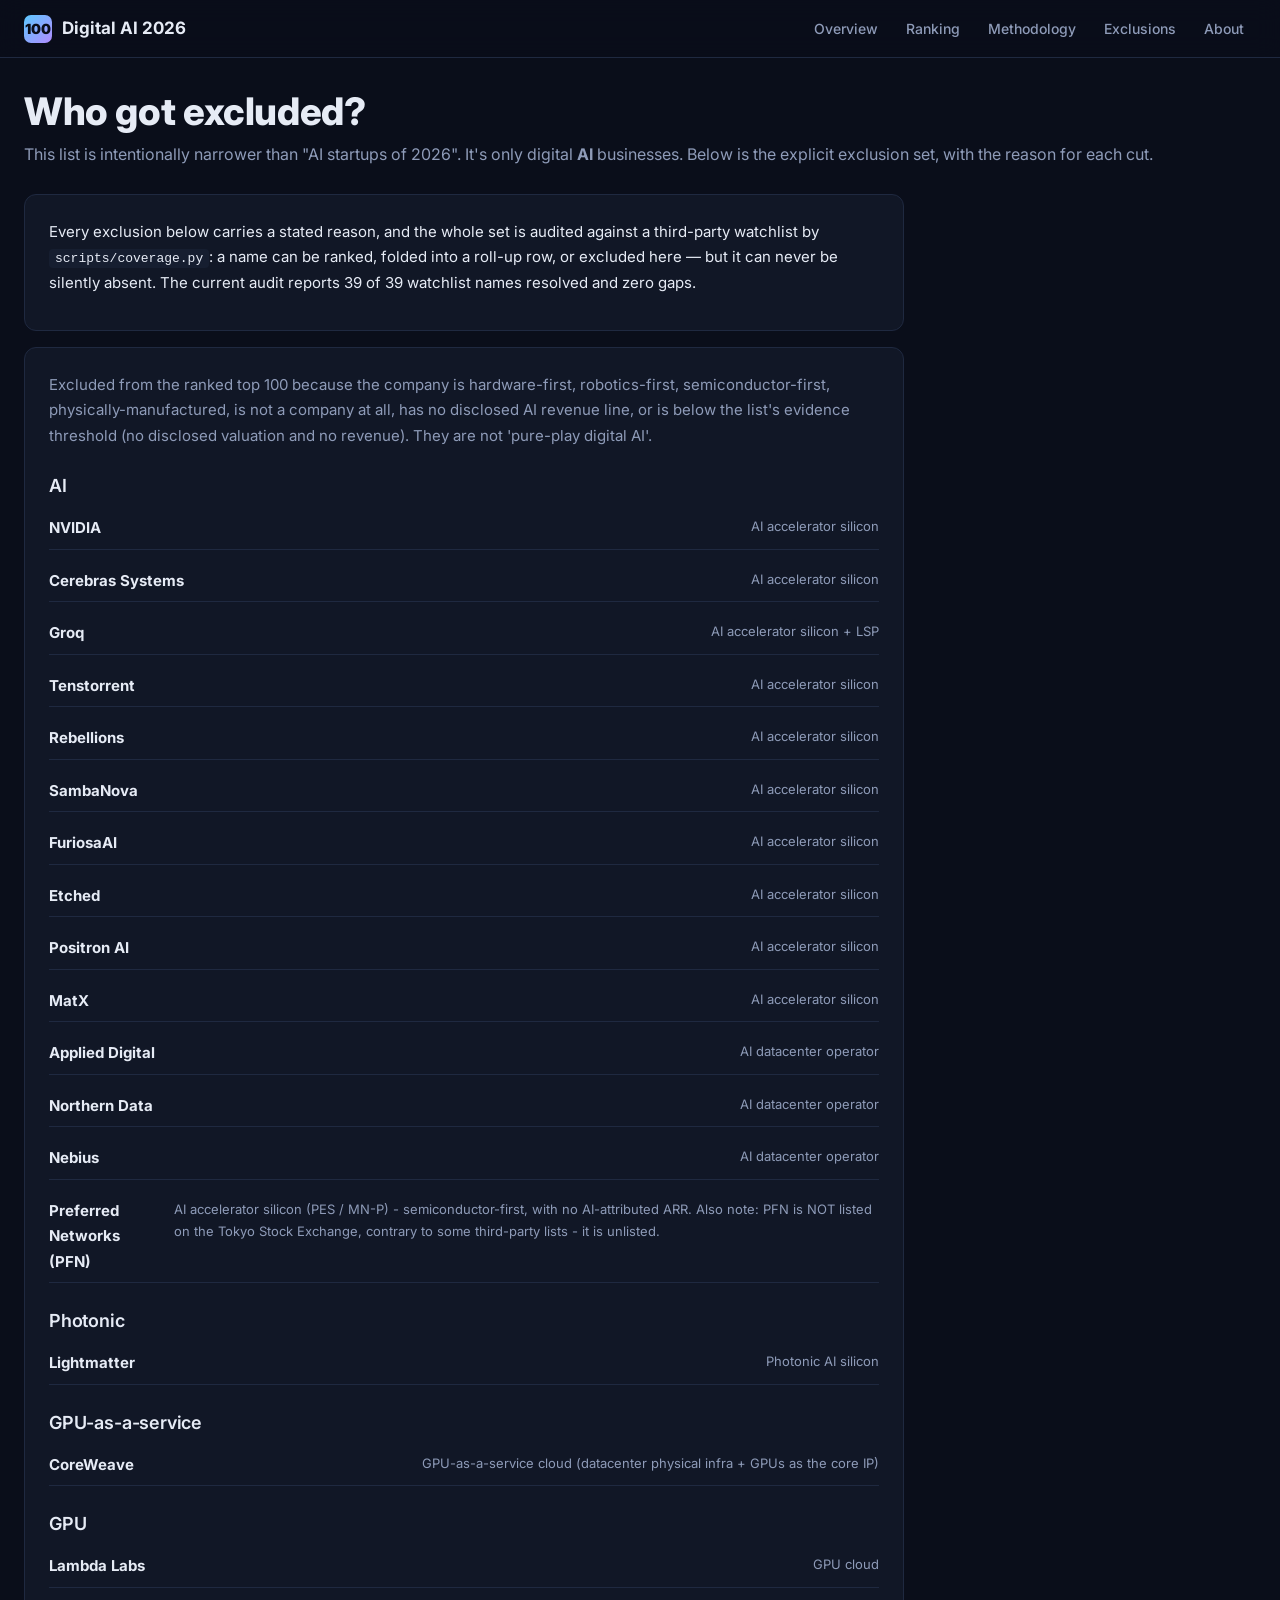
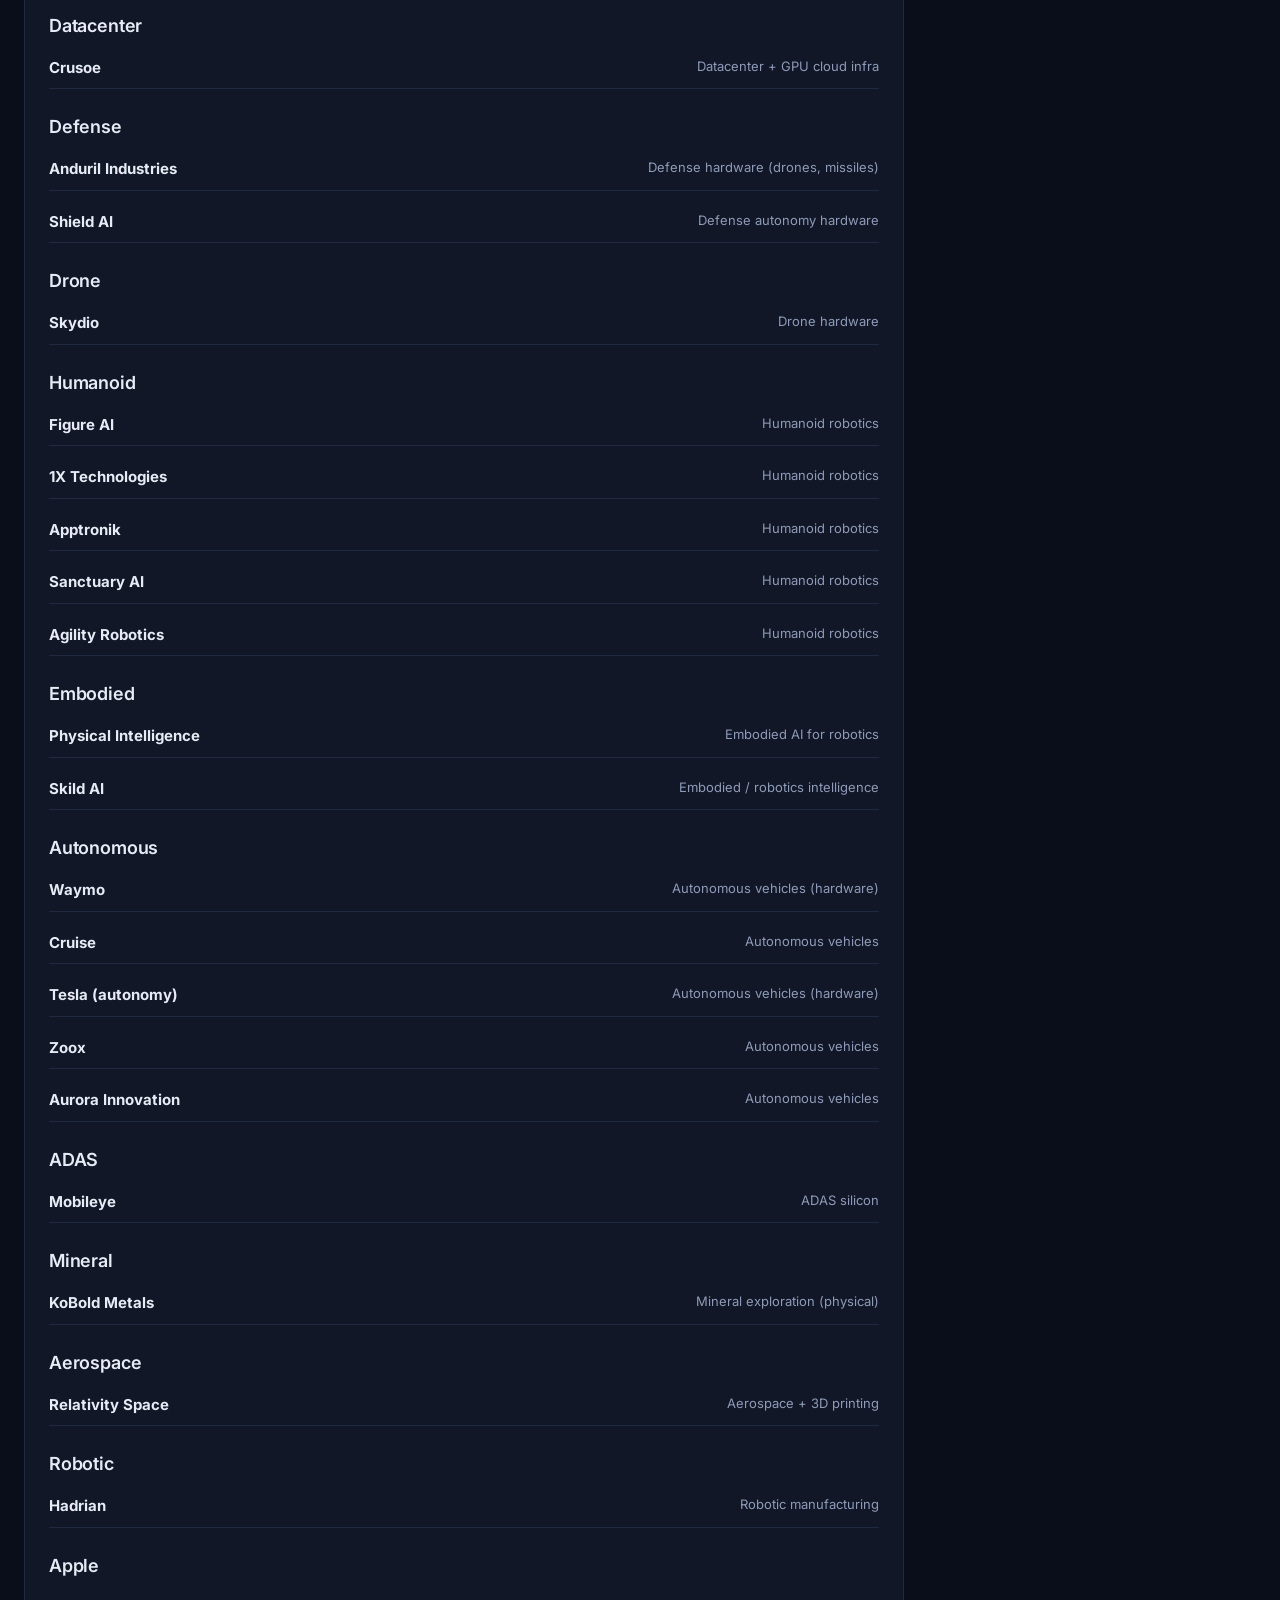
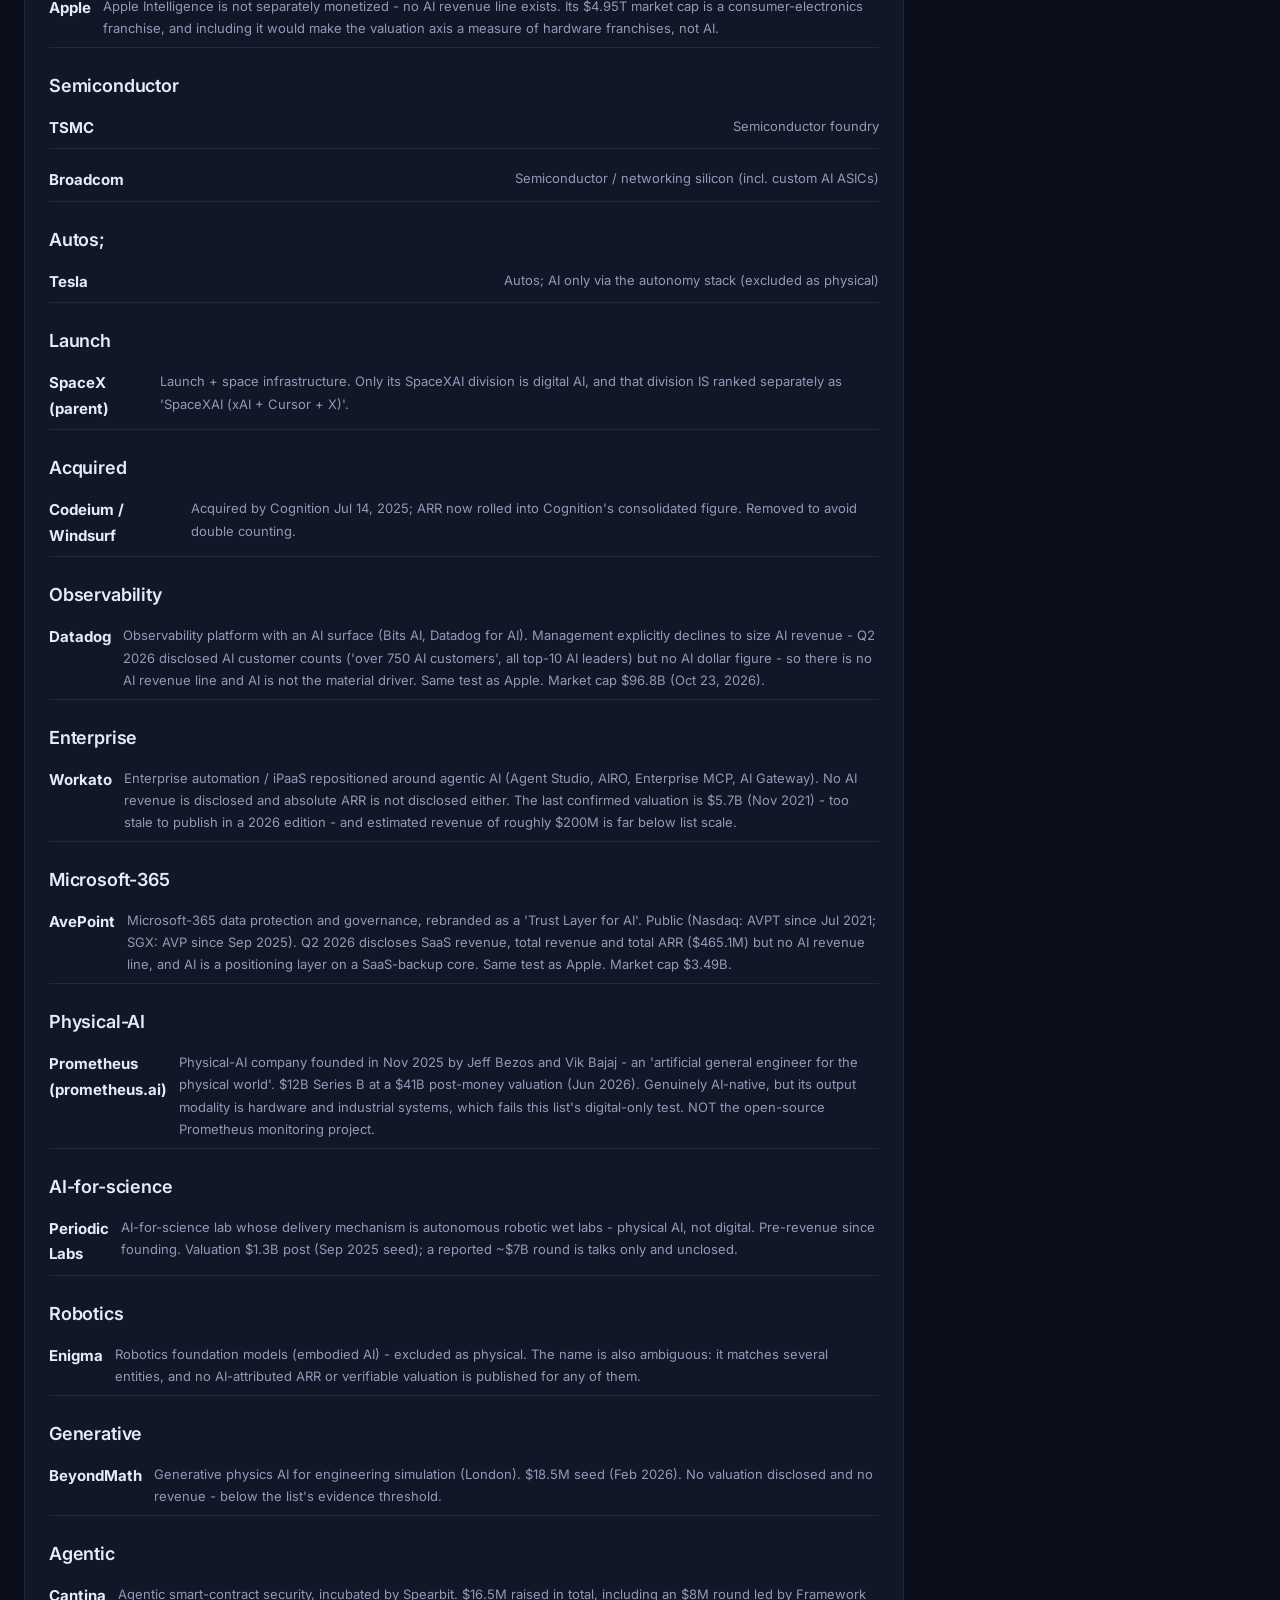
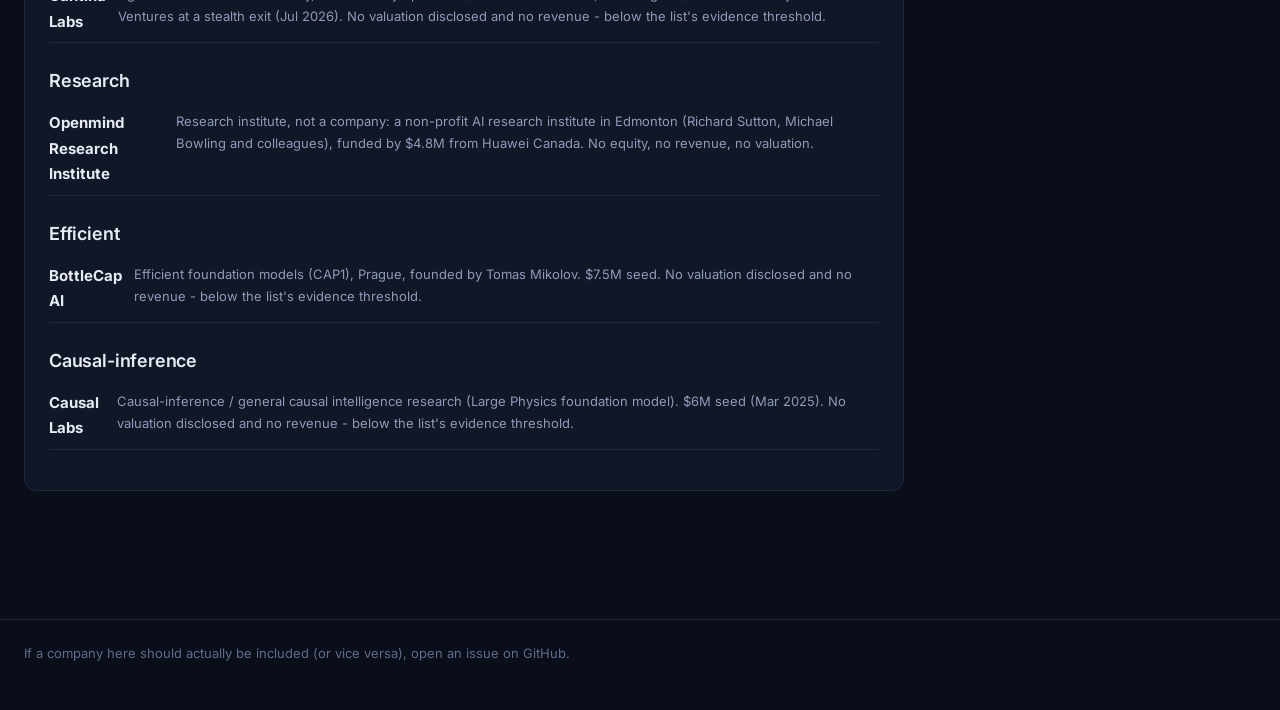
<file: exclusions.html>
<!DOCTYPE html>
<html lang="en">
<head>
  <meta charset="UTF-8">
  <meta name="viewport" content="width=device-width, initial-scale=1.0">
  <title>Exclusions - Top 100 Digital AI Companies 2026</title>
  <link rel="preconnect" href="https://fonts.googleapis.com">
  <link rel="preconnect" href="https://fonts.gstatic.com" crossorigin>
  <link href="https://fonts.googleapis.com/css2?family=Inter:wght@400;500;600;700;800&display=swap" rel="stylesheet">
  <link rel="stylesheet" href="style.css">
</head>
<body>
  <header class="topbar">
    <div class="topbar-inner">
      <div class="brand">
        <div class="brand-mark">100</div>
        <span>Digital AI 2026</span>
      </div>
      <nav class="nav">
        <a href="index.html">Overview</a>
        <a href="ranking.html">Ranking</a>
        <a href="methodology.html">Methodology</a>
        <a href="exclusions.html">Exclusions</a>
        <a href="about.html">About</a>
      </nav>
    </div>
  </header>

  <main>
    <h1>Who got excluded?</h1>
    <p class="subtitle">
      This list is intentionally narrower than "AI startups of 2026". It's only
      digital <strong>AI</strong> businesses. Below is the explicit
      exclusion set, with the reason for each cut.
    </p>

    <div class="card prose">
      <p>
        Every exclusion below carries a stated reason, and the whole set is
        audited against a third-party watchlist by
        <code>scripts/coverage.py</code>: a name can be ranked, folded into a
        roll-up row, or excluded here &mdash; but it can never be silently
        absent. The current audit reports 39 of 39 watchlist names resolved and
        zero gaps.
      </p>
    </div>

    <div class="card prose" id="ex-list">
      <p>Loading…</p>
    </div>
  </main>

  <footer>
    <div>
      If a company here should actually be included (or vice versa), open an issue on
      GitHub.
    </div>
  </footer>

  <script>
    async function load() {
      const res = await fetch("ranked.json", { cache: "no-store" });
      const data = await res.json();
      const grouped = {};
      (data.exclusions?.examples || []).forEach((c) => {
        const key = c.why.split(" ")[0];
        grouped[key] = grouped[key] || [];
        grouped[key].push(c);
      });
      const root = document.getElementById("ex-list");
      root.innerHTML = `
        <p style="color:var(--text-dim);">
          ${data.exclusions?.reason || "Hardware/robotics/semis excluded."}
        </p>
        ${Object.entries(grouped).map(([k, list]) => `
          <h3 style="margin-top:24px;">${k}</h3>
          <ul style="list-style:none;padding:0;">
            ${list.map((c) => `
              <li style="padding:8px 0;border-bottom:1px solid var(--border);display:flex;justify-content:space-between;gap:12px;">
                <strong>${c.name}</strong>
                <span style="color:var(--text-dim);font-size:13px;">${c.why}</span>
              </li>
            `).join("")}
          </ul>
        `).join("")}
      `;
    }
    document.addEventListener("DOMContentLoaded", load);
  </script>
</body>
</html>
</file>
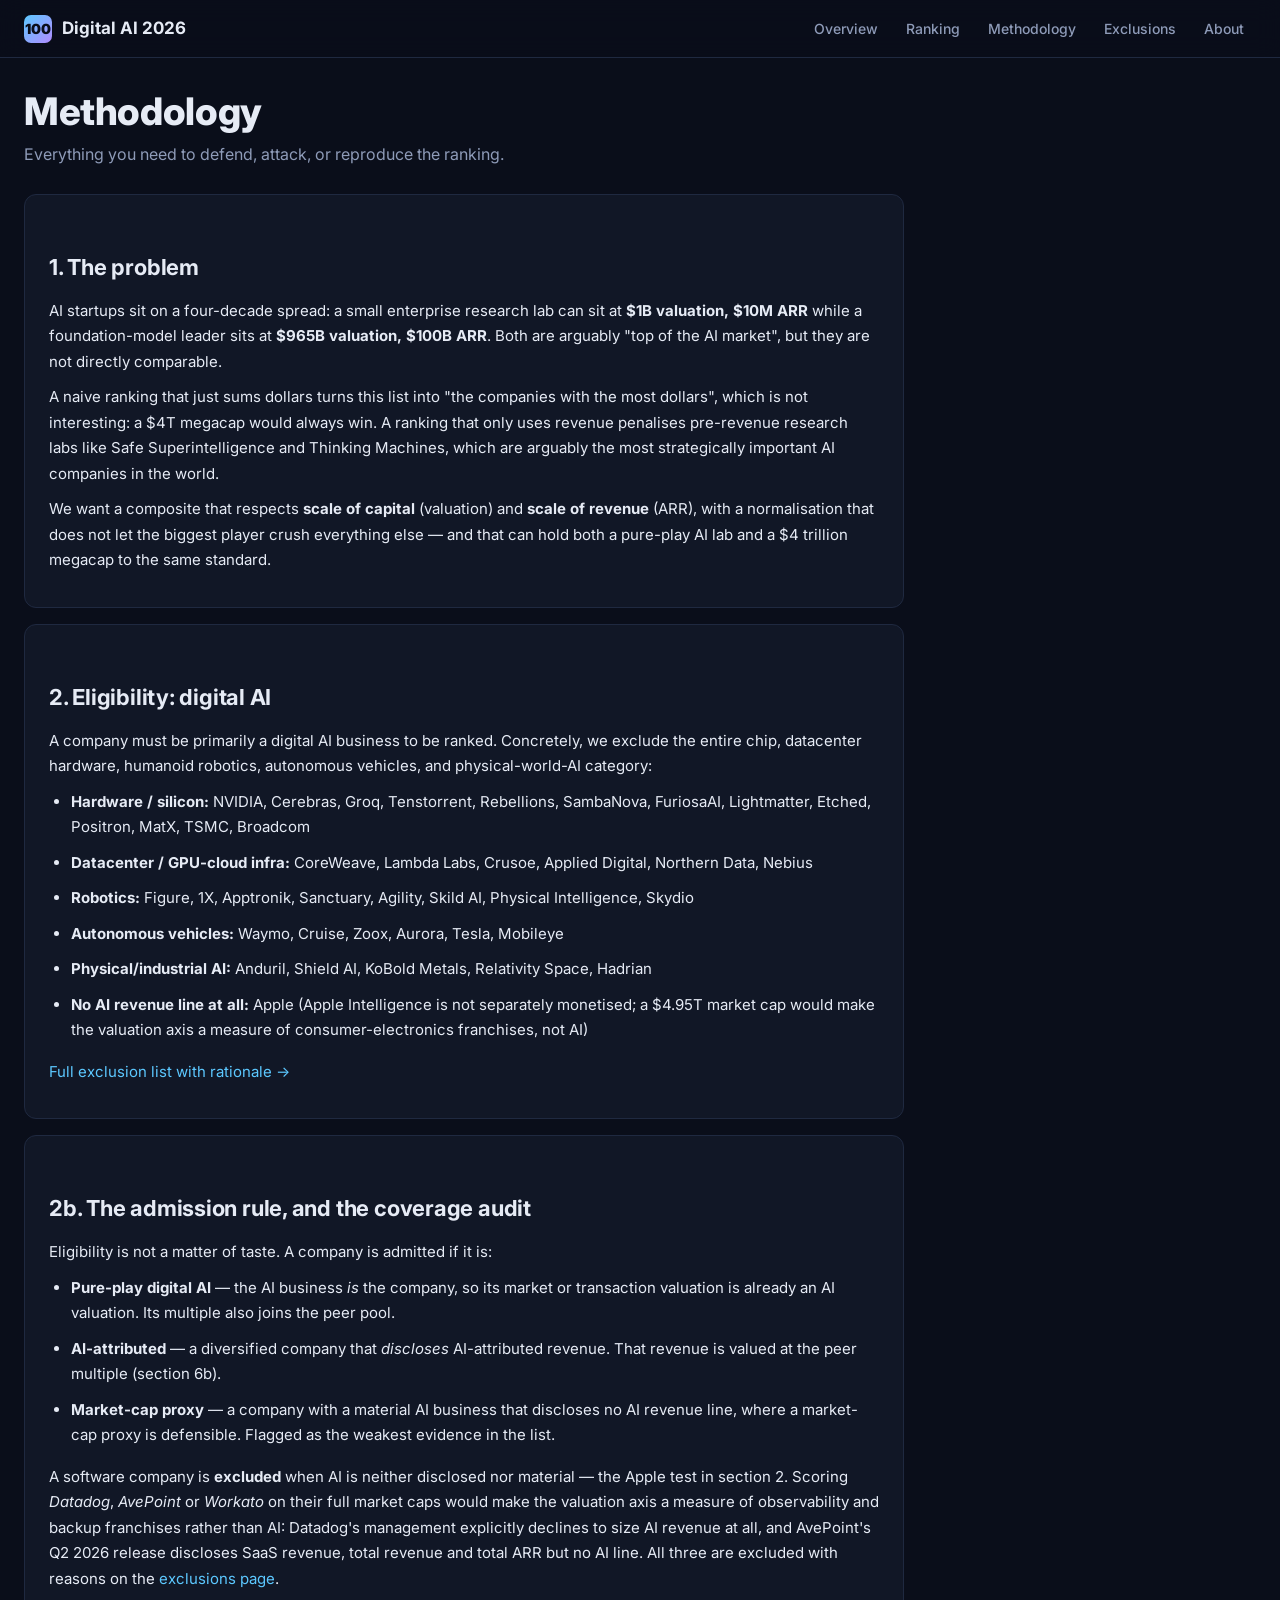
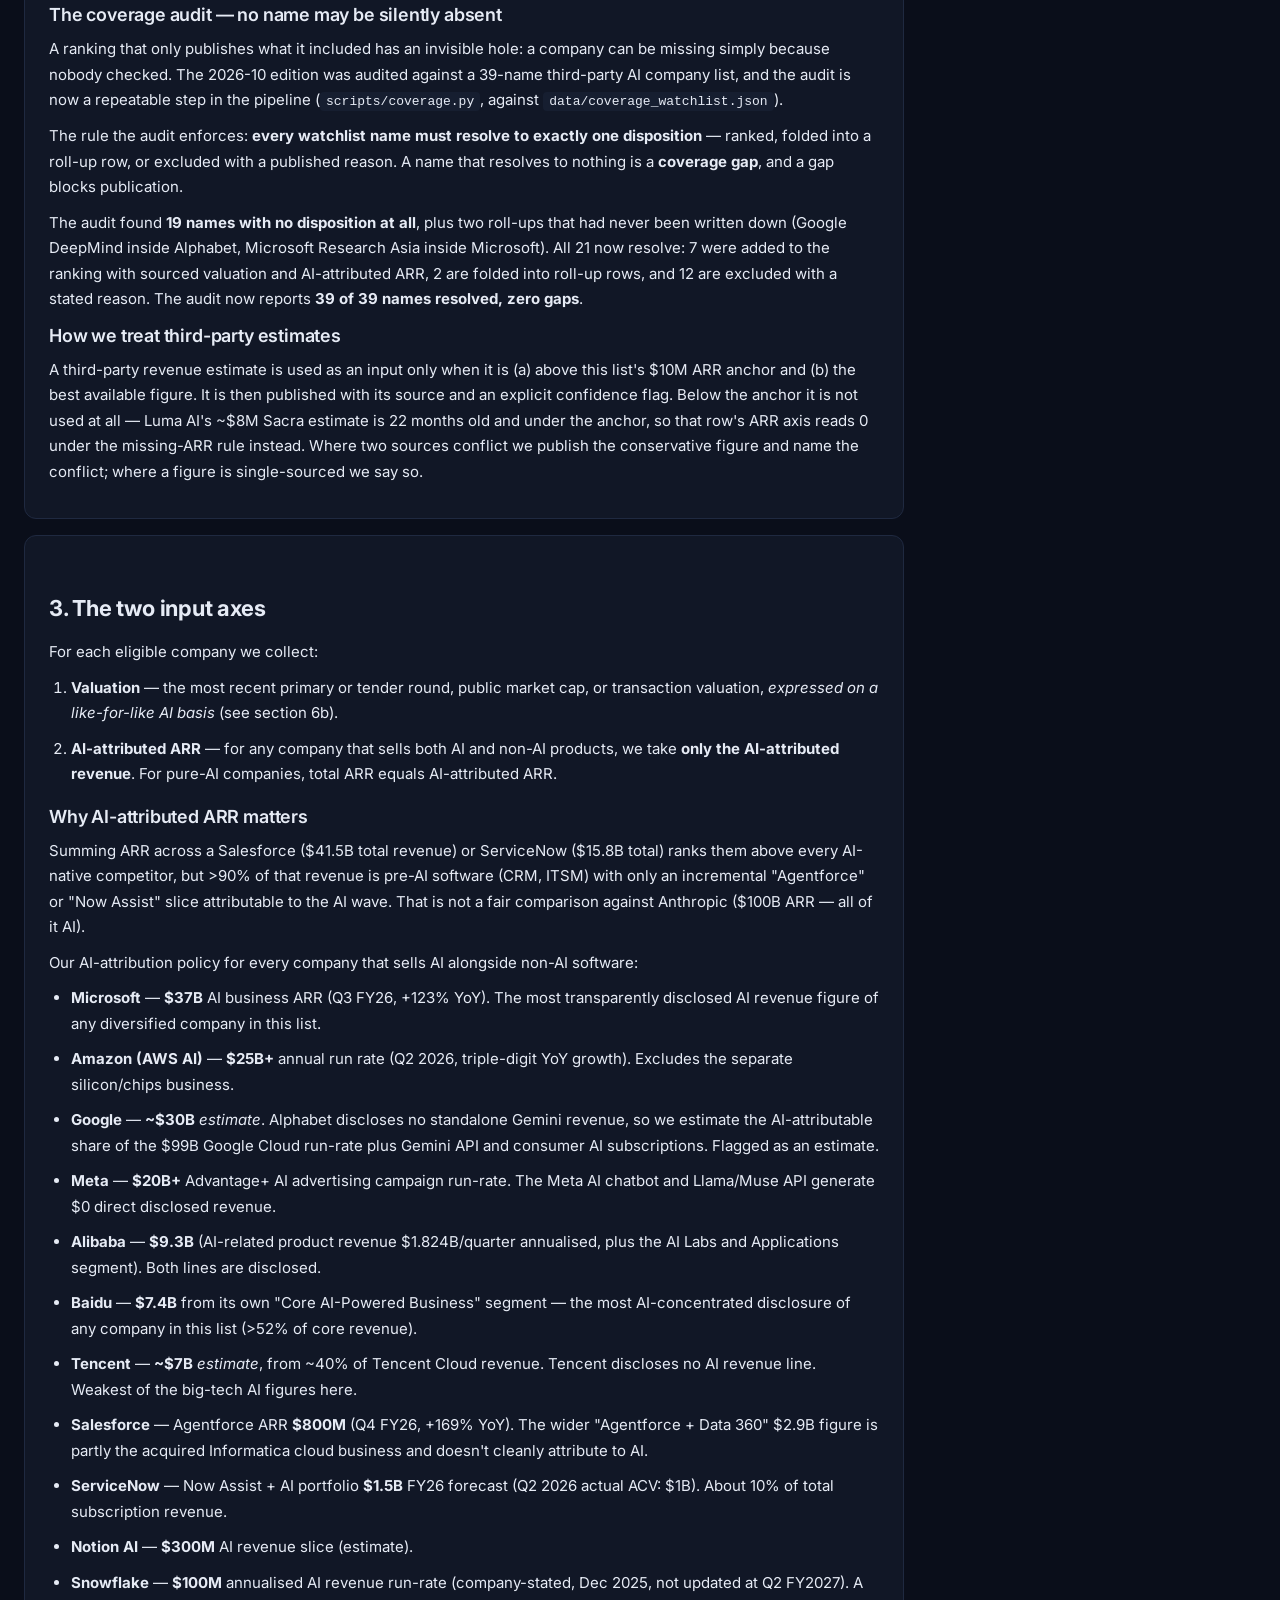
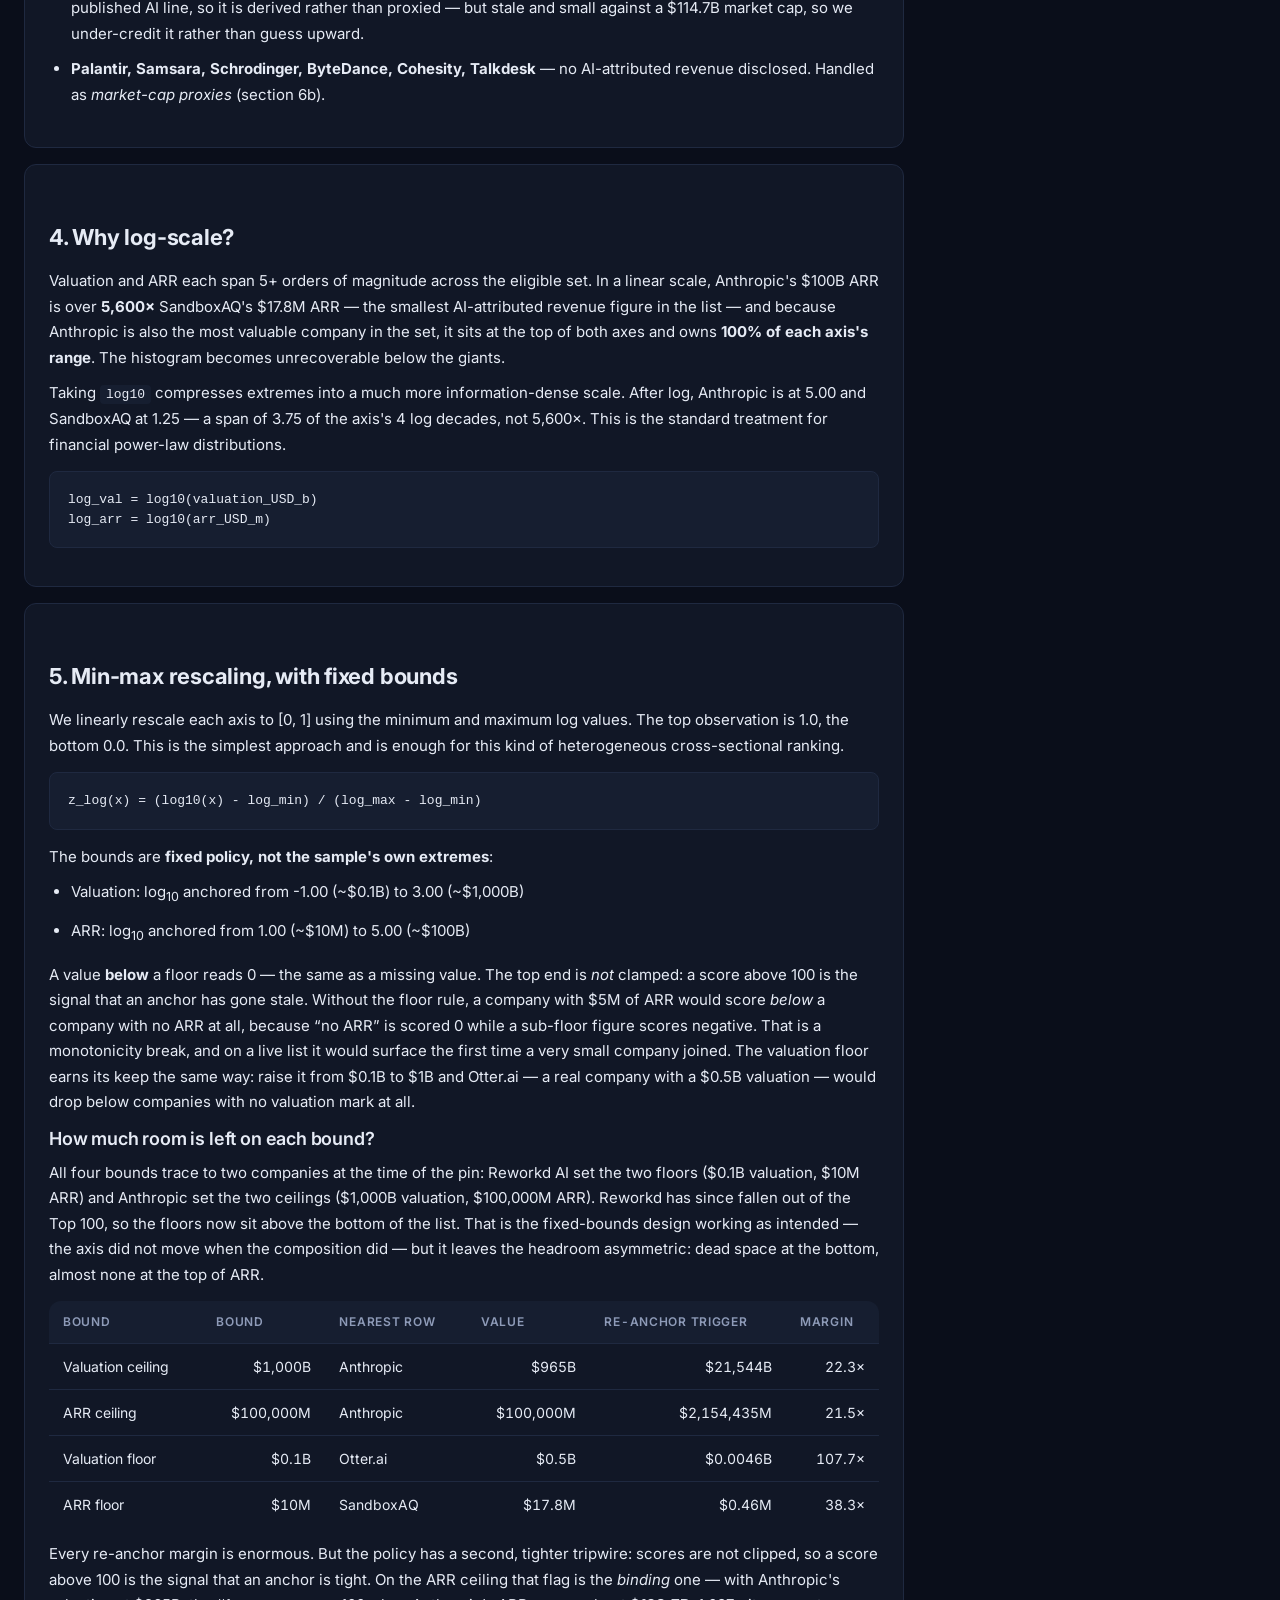
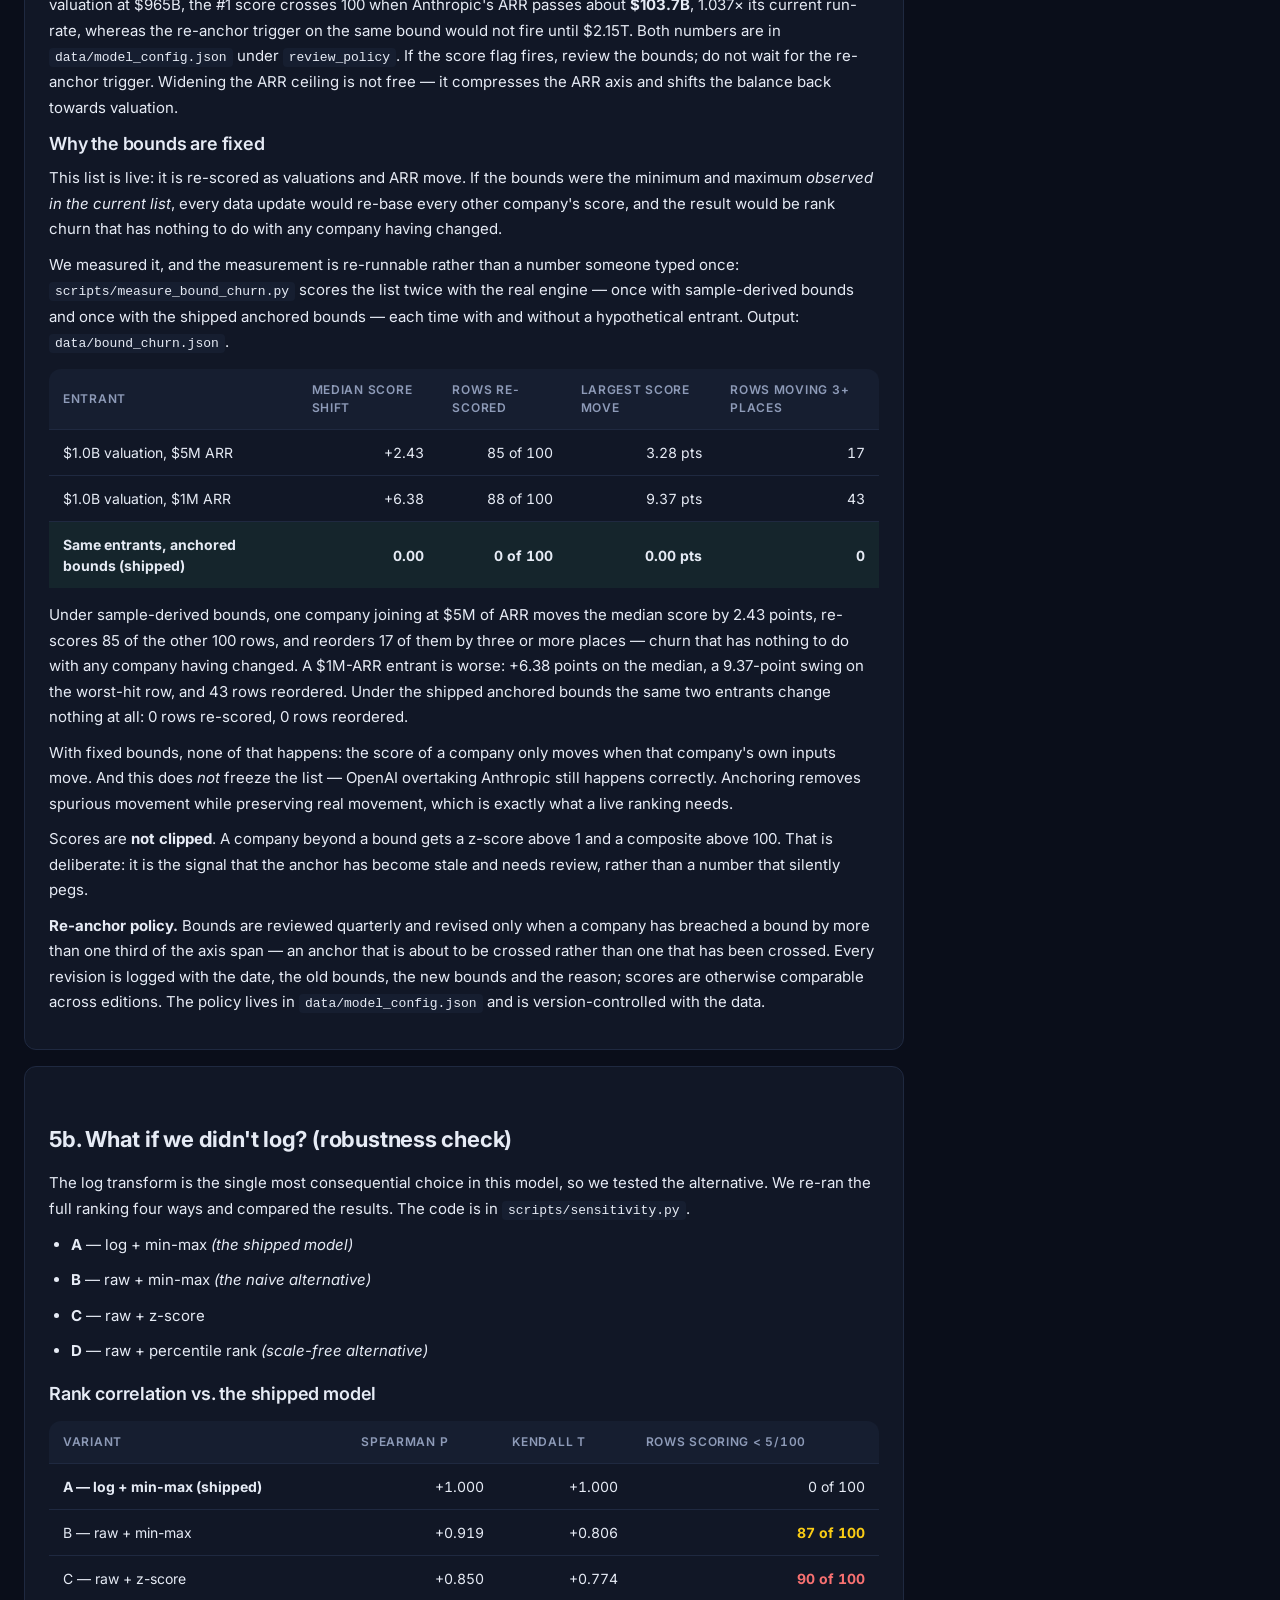
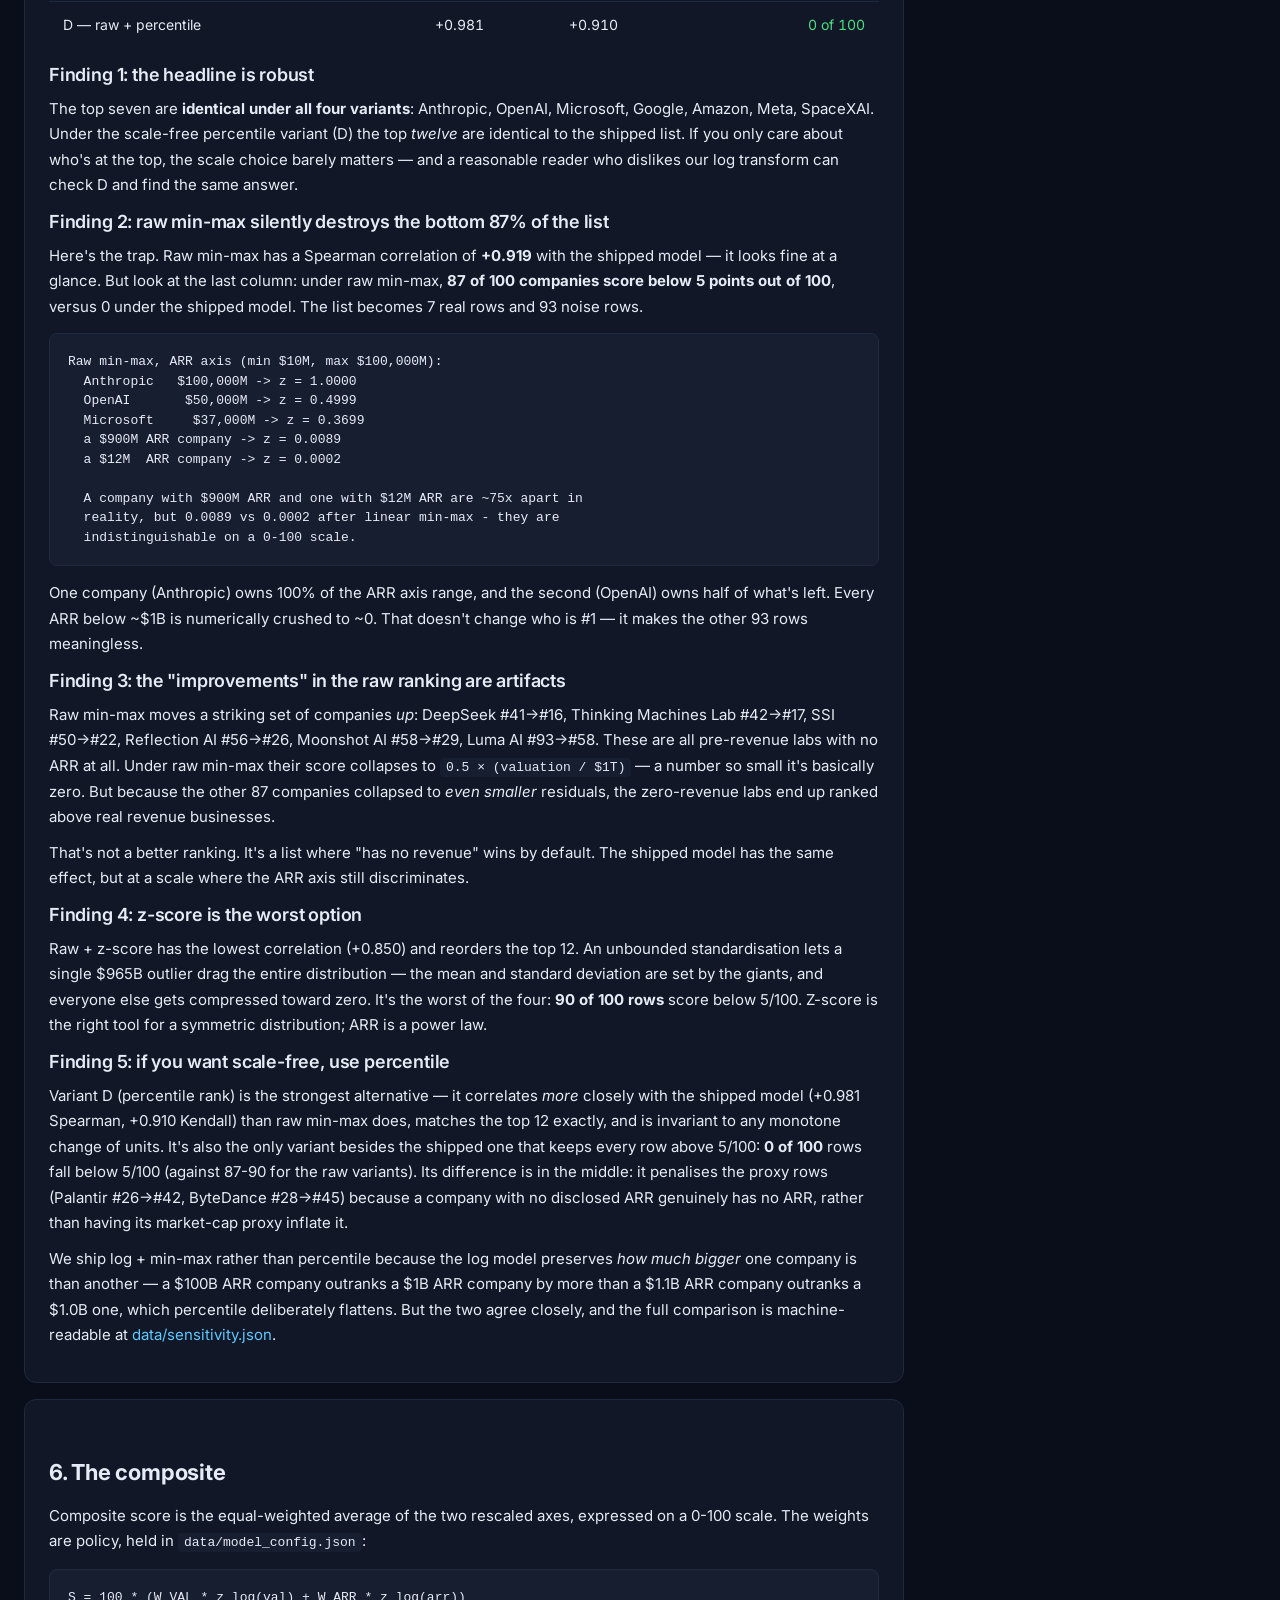
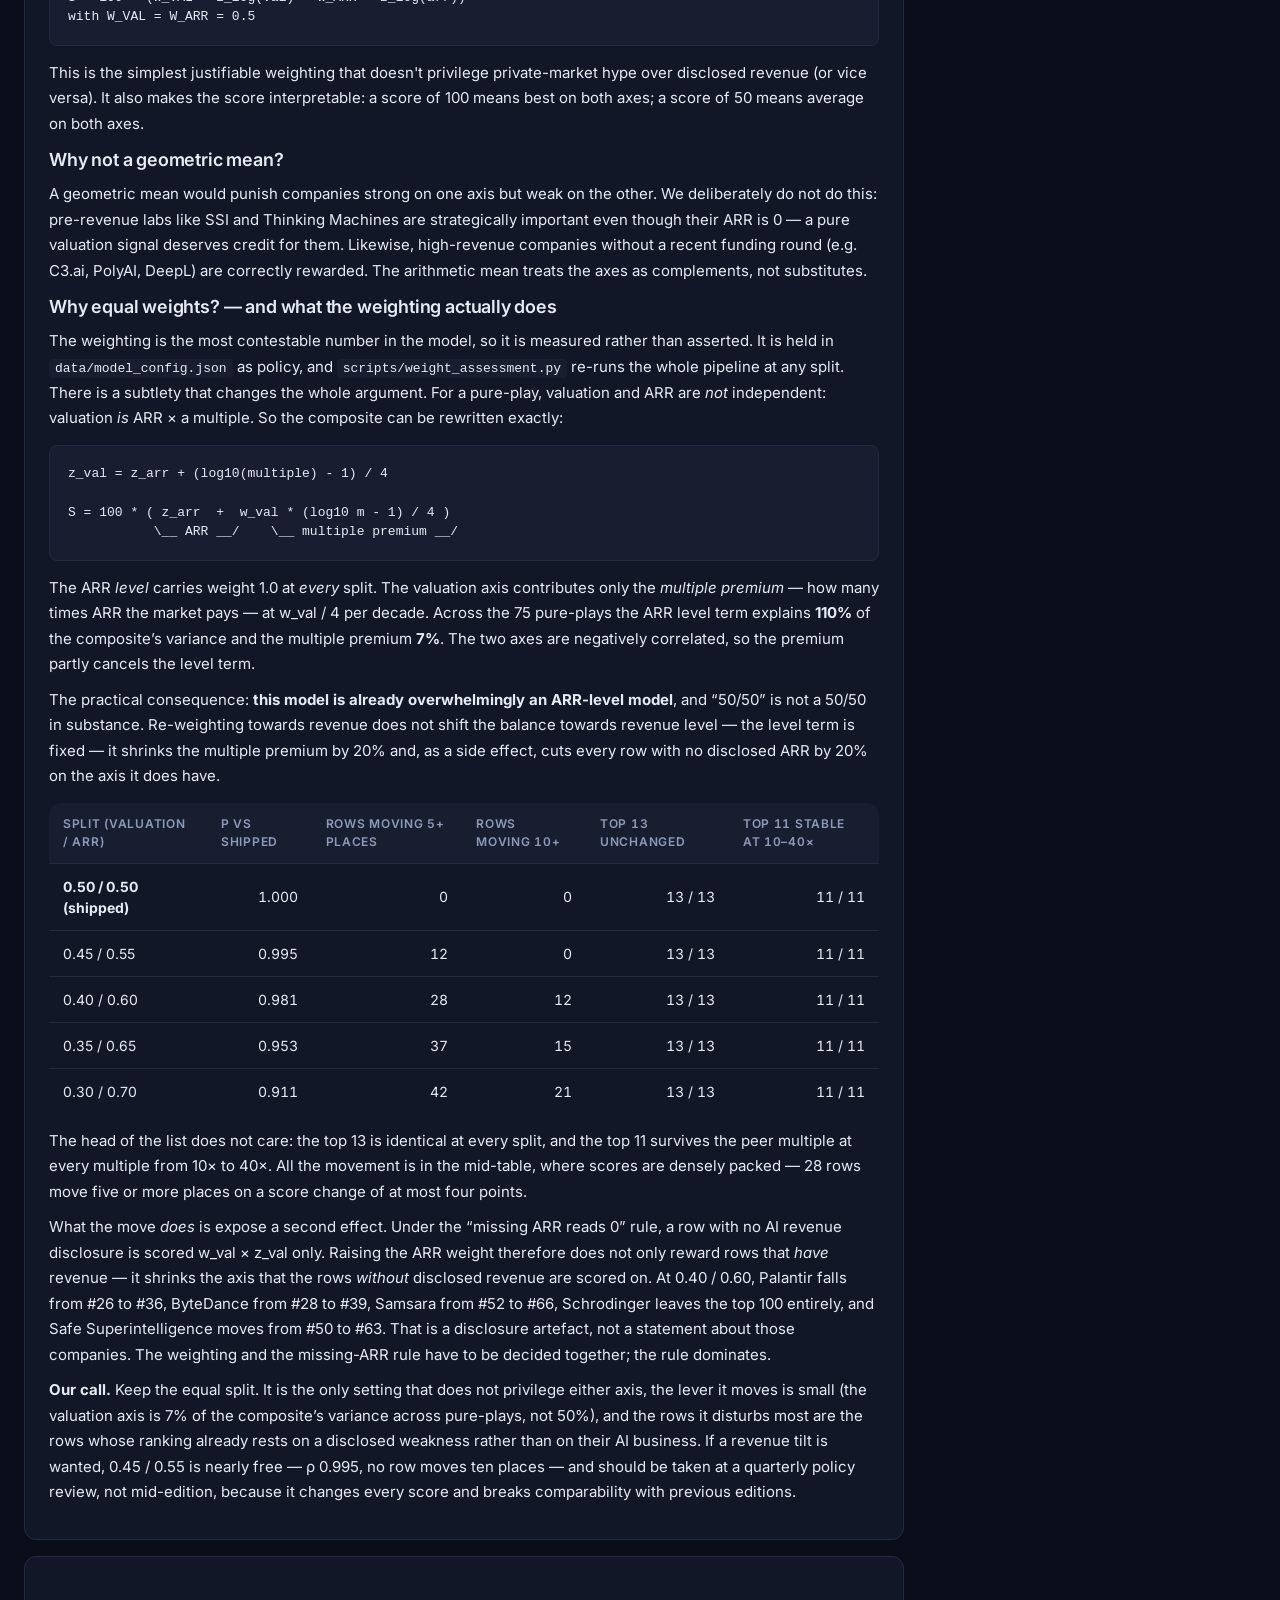
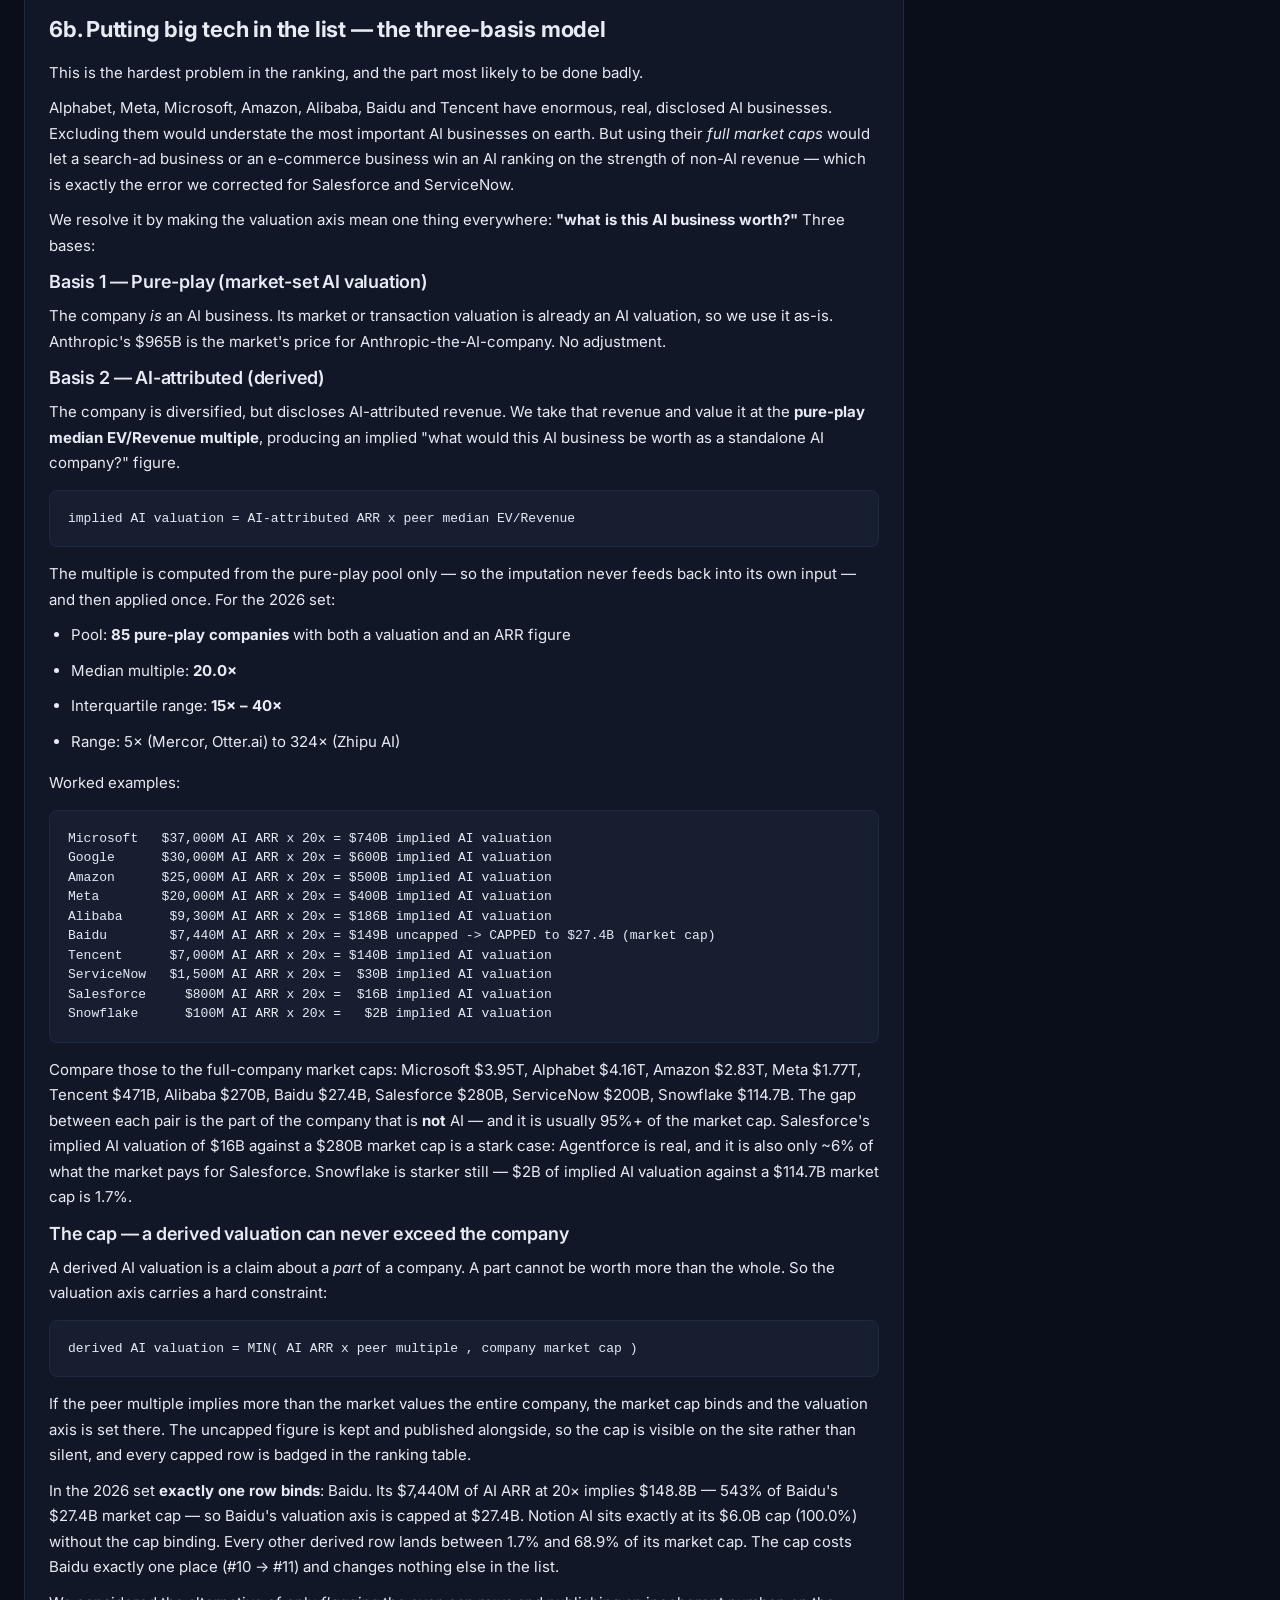
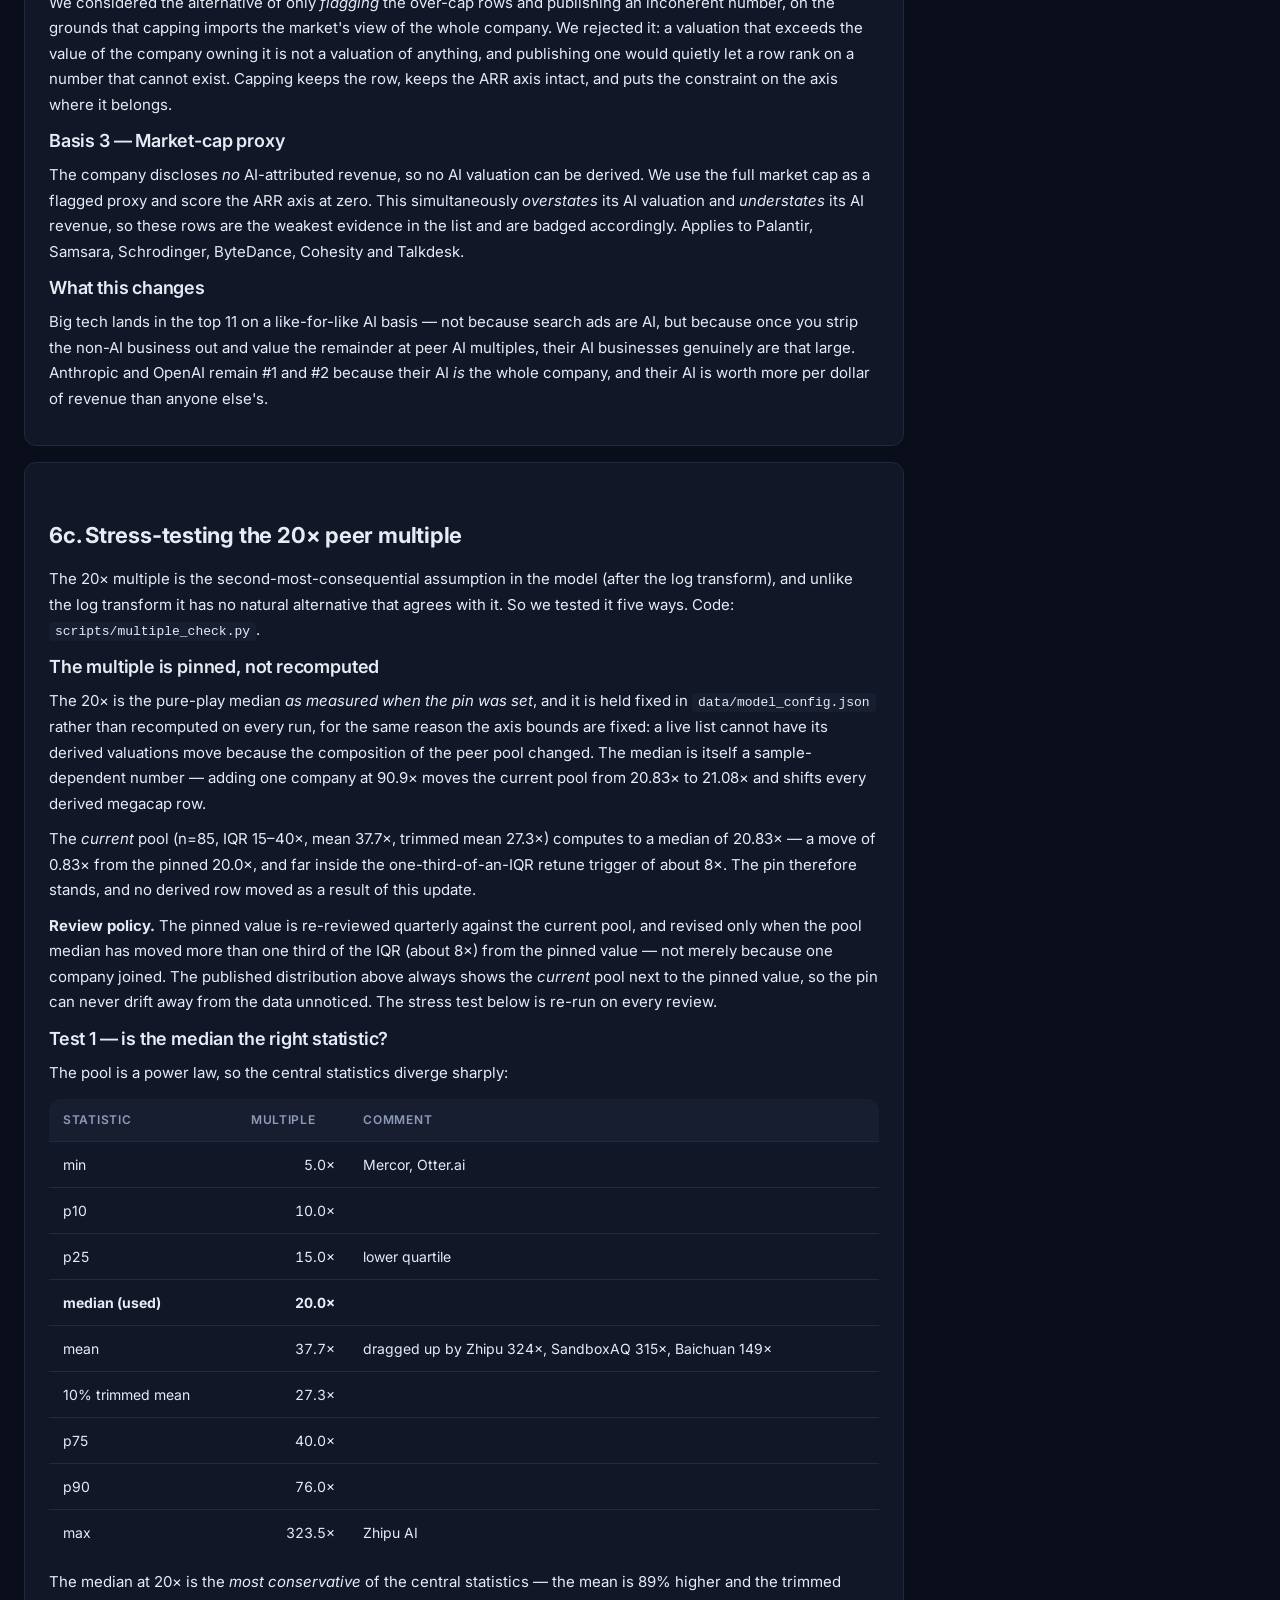
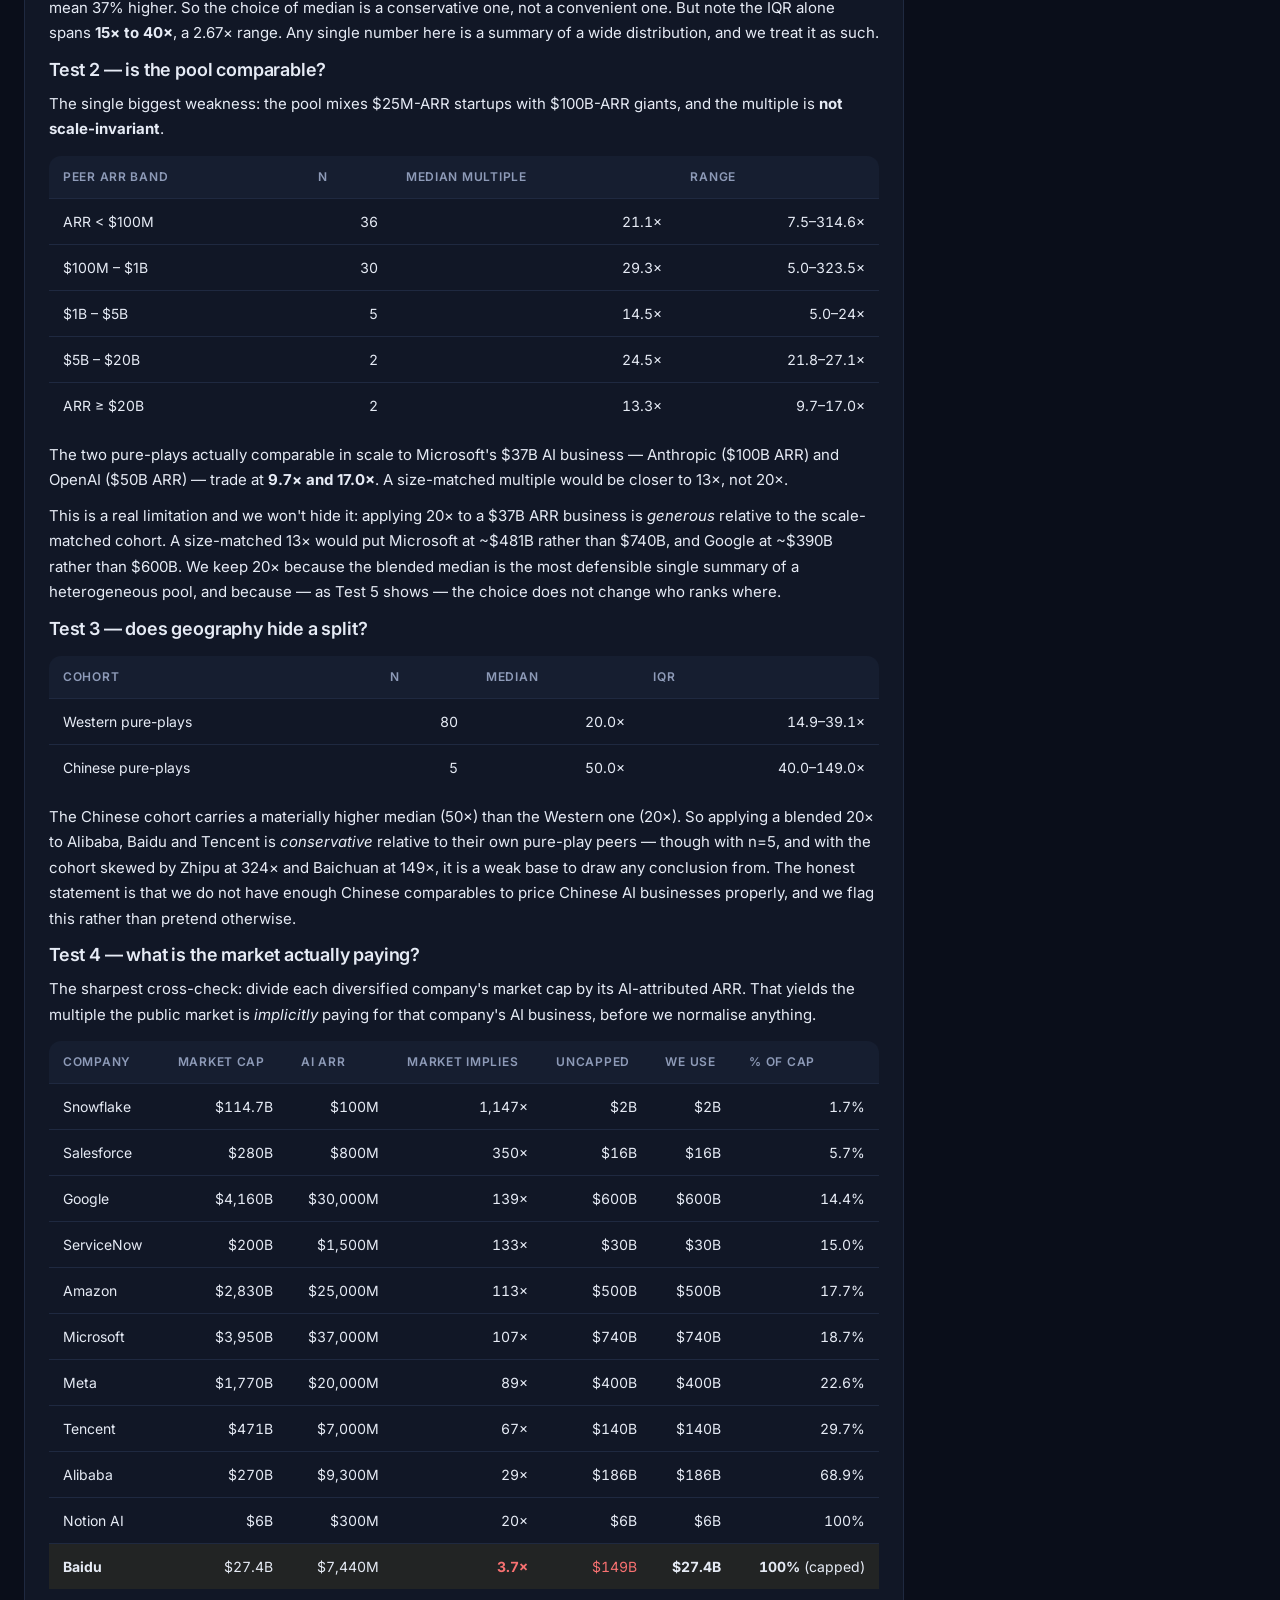
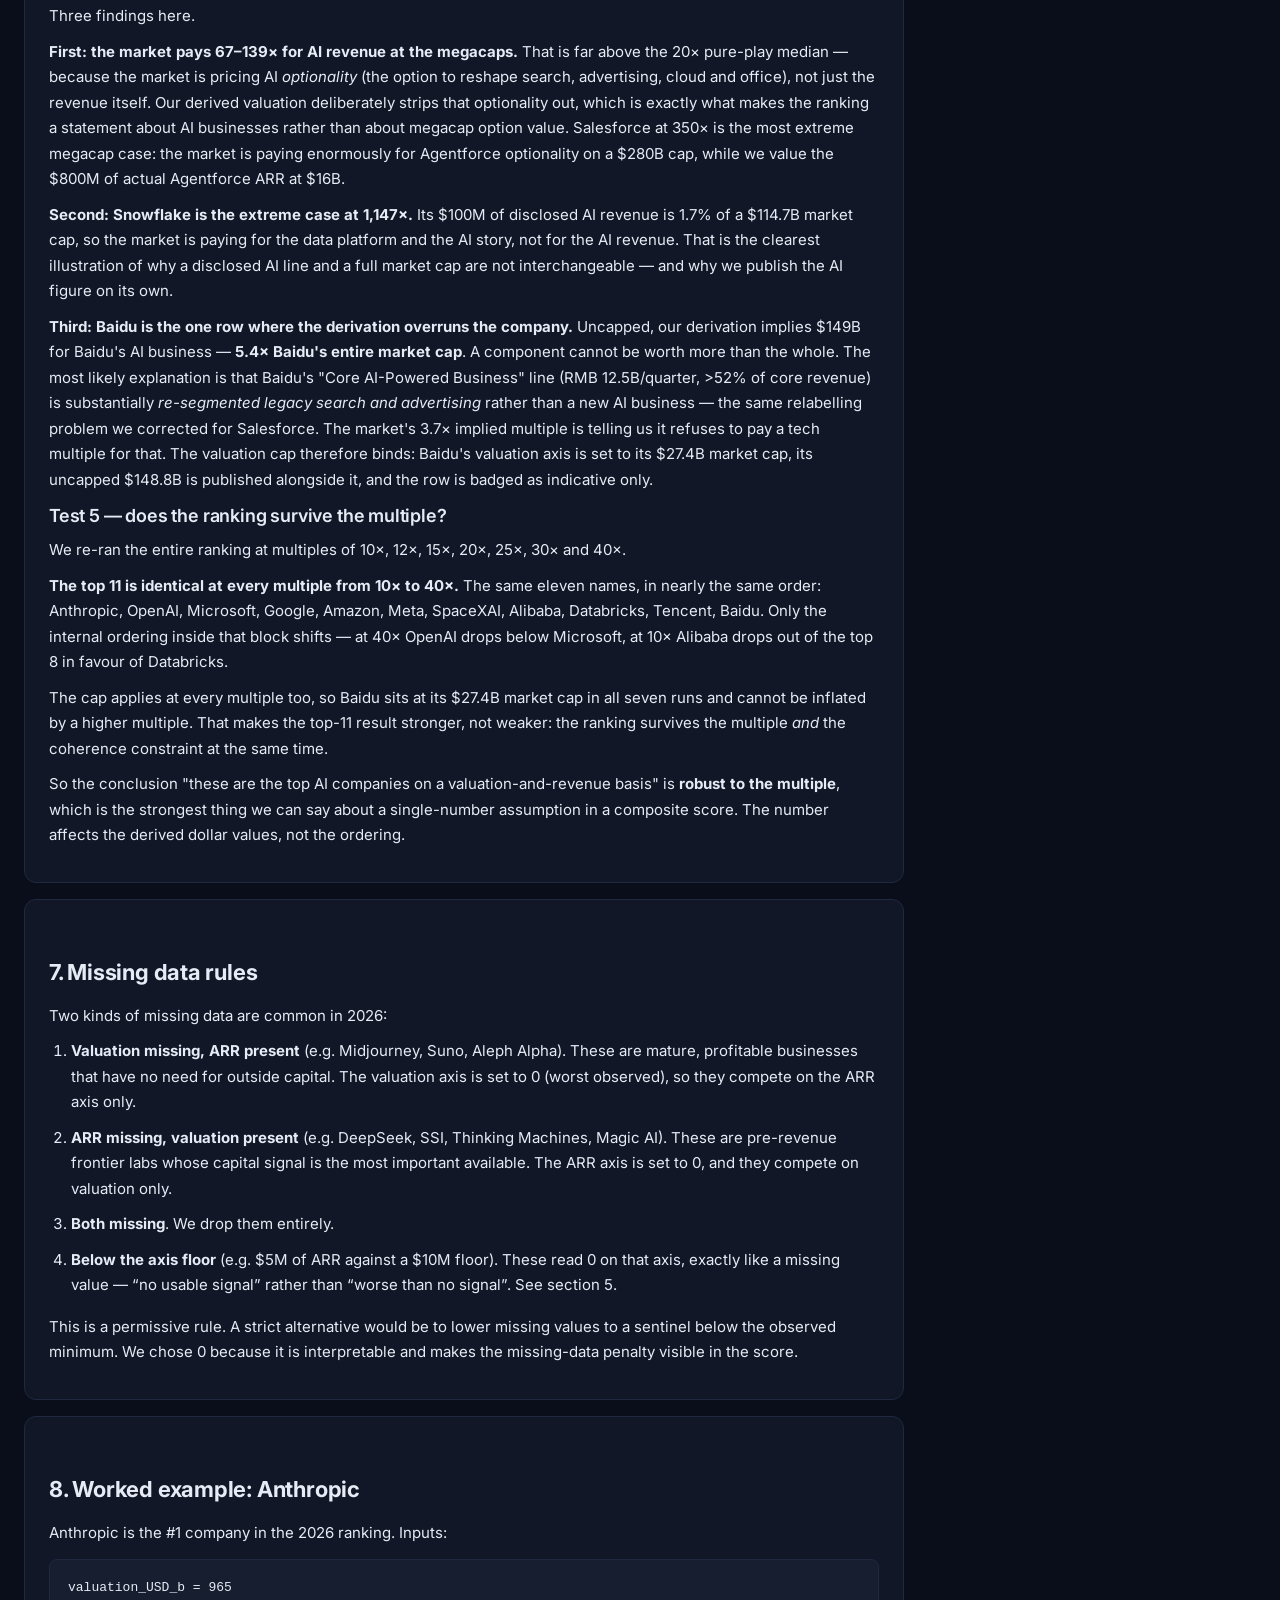
<file: methodology.html>
<!DOCTYPE html>
<html lang="en">
<head>
  <meta charset="UTF-8">
  <meta name="viewport" content="width=device-width, initial-scale=1.0">
  <title>Methodology - Top 100 Digital AI Companies 2026</title>
  <link rel="preconnect" href="https://fonts.googleapis.com">
  <link rel="preconnect" href="https://fonts.gstatic.com" crossorigin>
  <link href="https://fonts.googleapis.com/css2?family=Inter:wght@400;500;600;700;800&display=swap" rel="stylesheet">
  <link rel="stylesheet" href="style.css">
</head>
<body>
  <header class="topbar">
    <div class="topbar-inner">
      <div class="brand">
        <div class="brand-mark">100</div>
        <span>Digital AI 2026</span>
      </div>
      <nav class="nav">
        <a href="index.html">Overview</a>
        <a href="ranking.html">Ranking</a>
        <a href="methodology.html">Methodology</a>
        <a href="exclusions.html">Exclusions</a>
        <a href="about.html">About</a>
      </nav>
    </div>
  </header>

  <main>
    <h1>Methodology</h1>
    <p class="subtitle">
      Everything you need to defend, attack, or reproduce the ranking.
    </p>

    <div class="prose">
      <div class="card">
        <h2>1. The problem</h2>
        <p>
          AI startups sit on a four-decade spread: a small enterprise research lab
          can sit at <strong>$1B valuation, $10M ARR</strong> while a foundation-model
          leader sits at <strong>$965B valuation, $100B ARR</strong>. Both are arguably
          "top of the AI market", but they are not directly comparable.
        </p>
        <p>
          A naive ranking that just sums dollars turns this list into "the
          companies with the most dollars", which is not interesting: a
          $4T megacap would always win. A ranking that only uses revenue
          penalises pre-revenue research labs like Safe Superintelligence and
          Thinking Machines, which are arguably the most strategically important
          AI companies in the world.
        </p>
        <p>
          We want a composite that respects <strong>scale of capital</strong>
          (valuation) and <strong>scale of revenue</strong> (ARR), with a
          normalisation that does not let the biggest player crush everything
          else &mdash; and that can hold both a pure-play AI lab and a
          $4 trillion megacap to the same standard.
        </p>
      </div>

      <div class="card">
        <h2>2. Eligibility: digital AI</h2>
        <p>
          A company must be primarily a digital AI business to be ranked.
          Concretely, we exclude the entire chip, datacenter hardware, humanoid
          robotics, autonomous vehicles, and physical-world-AI category:
        </p>
        <ul>
          <li><strong>Hardware / silicon:</strong> NVIDIA, Cerebras, Groq, Tenstorrent, Rebellions, SambaNova, FuriosaAI, Lightmatter, Etched, Positron, MatX, TSMC, Broadcom</li>
          <li><strong>Datacenter / GPU-cloud infra:</strong> CoreWeave, Lambda Labs, Crusoe, Applied Digital, Northern Data, Nebius</li>
          <li><strong>Robotics:</strong> Figure, 1X, Apptronik, Sanctuary, Agility, Skild AI, Physical Intelligence, Skydio</li>
          <li><strong>Autonomous vehicles:</strong> Waymo, Cruise, Zoox, Aurora, Tesla, Mobileye</li>
          <li><strong>Physical/industrial AI:</strong> Anduril, Shield AI, KoBold Metals, Relativity Space, Hadrian</li>
          <li><strong>No AI revenue line at all:</strong> Apple (Apple Intelligence is not separately monetised; a $4.95T market cap would make the valuation axis a measure of consumer-electronics franchises, not AI)</li>
        </ul>
        <p>
          <a href="exclusions.html">Full exclusion list with rationale &rarr;</a>
        </p>
      </div>

      <div class="card">
        <h2>2b. The admission rule, and the coverage audit</h2>
        <p>
          Eligibility is not a matter of taste. A company is admitted if it is:
        </p>
        <ul>
          <li>
            <strong>Pure-play digital AI</strong> &mdash; the AI business <em>is</em>
            the company, so its market or transaction valuation is already an AI
            valuation. Its multiple also joins the peer pool.
          </li>
          <li>
            <strong>AI-attributed</strong> &mdash; a diversified company that
            <em>discloses</em> AI-attributed revenue. That revenue is valued at
            the peer multiple (section 6b).
          </li>
          <li>
            <strong>Market-cap proxy</strong> &mdash; a company with a material
            AI business that discloses no AI revenue line, where a market-cap
            proxy is defensible. Flagged as the weakest evidence in the list.
          </li>
        </ul>
        <p>
          A software company is <strong>excluded</strong> when AI is neither
          disclosed nor material &mdash; the Apple test in section 2. Scoring
          <em>Datadog</em>, <em>AvePoint</em> or <em>Workato</em> on their full
          market caps would make the valuation axis a measure of observability
          and backup franchises rather than AI: Datadog's management explicitly
          declines to size AI revenue at all, and AvePoint's Q2 2026 release
          discloses SaaS revenue, total revenue and total ARR but no AI line.
          All three are excluded with reasons on the
          <a href="exclusions.html">exclusions page</a>.
        </p>
        <h3>The coverage audit &mdash; no name may be silently absent</h3>
        <p>
          A ranking that only publishes what it included has an invisible hole:
          a company can be missing simply because nobody checked. The 2026-10
          edition was audited against a 39-name third-party AI company list,
          and the audit is now a repeatable step in the pipeline
          (<code>scripts/coverage.py</code>, against
          <code>data/coverage_watchlist.json</code>).
        </p>
        <p>
          The rule the audit enforces: <strong>every watchlist name must resolve
          to exactly one disposition</strong> &mdash; ranked, folded into a
          roll-up row, or excluded with a published reason. A name that resolves
          to nothing is a <strong>coverage gap</strong>, and a gap blocks
          publication.
        </p>
        <p>
          The audit found <strong>19 names with no disposition at all</strong>,
          plus two roll-ups that had never been written down (Google DeepMind
          inside Alphabet, Microsoft Research Asia inside Microsoft). All 21 now
          resolve: 7 were added to the ranking with sourced valuation and
          AI-attributed ARR, 2 are folded into roll-up rows, and 12 are excluded
          with a stated reason. The audit now reports
          <strong>39 of 39 names resolved, zero gaps</strong>.
        </p>
        <h3>How we treat third-party estimates</h3>
        <p>
          A third-party revenue estimate is used as an input only when it is
          (a) above this list's $10M ARR anchor and (b) the best available
          figure. It is then published with its source and an explicit
          confidence flag. Below the anchor it is not used at all &mdash; Luma
          AI's ~$8M Sacra estimate is 22 months old and under the anchor, so
          that row's ARR axis reads 0 under the missing-ARR rule instead. Where
          two sources conflict we publish the conservative figure and name the
          conflict; where a figure is single-sourced we say so.
        </p>
      </div>

      <div class="card">
        <h2>3. The two input axes</h2>
        <p>For each eligible company we collect:</p>
        <ol>
          <li>
            <strong>Valuation</strong> &mdash; the most recent primary or tender
            round, public market cap, or transaction valuation, <em>expressed on a
            like-for-like AI basis</em> (see section 6b).
          </li>
          <li>
            <strong>AI-attributed ARR</strong> &mdash; for any company that sells
            both AI and non-AI products, we take <strong>only the AI-attributed
            revenue</strong>. For pure-AI companies, total ARR equals
            AI-attributed ARR.
          </li>
        </ol>

        <h3>Why AI-attributed ARR matters</h3>
        <p>
          Summing ARR across a Salesforce ($41.5B total revenue) or ServiceNow
          ($15.8B total) ranks them above every AI-native competitor, but
          &gt;90% of that revenue is pre-AI software (CRM, ITSM) with only an
          incremental "Agentforce" or "Now Assist" slice attributable to the AI
          wave. That is not a fair comparison against Anthropic ($100B ARR
          &mdash; all of it AI).
        </p>
        <p>Our AI-attribution policy for every company that sells AI alongside non-AI software:</p>
        <ul>
          <li>
            <strong>Microsoft</strong> &mdash; <strong>$37B</strong> AI business ARR
            (Q3 FY26, +123% YoY). The most transparently disclosed AI revenue figure
            of any diversified company in this list.
          </li>
          <li>
            <strong>Amazon (AWS AI)</strong> &mdash; <strong>$25B+</strong> annual run
            rate (Q2 2026, triple-digit YoY growth). Excludes the separate
            silicon/chips business.
          </li>
          <li>
            <strong>Google</strong> &mdash; <strong>~$30B</strong> <em>estimate</em>.
            Alphabet discloses no standalone Gemini revenue, so we estimate the
            AI-attributable share of the $99B Google Cloud run-rate plus Gemini
            API and consumer AI subscriptions. Flagged as an estimate.
          </li>
          <li>
            <strong>Meta</strong> &mdash; <strong>$20B+</strong> Advantage+ AI
            advertising campaign run-rate. The Meta AI chatbot and Llama/Muse API
            generate $0 direct disclosed revenue.
          </li>
          <li>
            <strong>Alibaba</strong> &mdash; <strong>$9.3B</strong> (AI-related product
            revenue $1.824B/quarter annualised, plus the AI Labs and Applications
            segment). Both lines are disclosed.
          </li>
          <li>
            <strong>Baidu</strong> &mdash; <strong>$7.4B</strong> from its own
            "Core AI-Powered Business" segment &mdash; the most AI-concentrated
            disclosure of any company in this list (&gt;52% of core revenue).
          </li>
          <li>
            <strong>Tencent</strong> &mdash; <strong>~$7B</strong> <em>estimate</em>,
            from ~40% of Tencent Cloud revenue. Tencent discloses no AI revenue
            line. Weakest of the big-tech AI figures here.
          </li>
          <li>
            <strong>Salesforce</strong> &mdash; Agentforce ARR <strong>$800M</strong>
            (Q4 FY26, +169% YoY). The wider "Agentforce + Data 360" $2.9B figure
            is partly the acquired Informatica cloud business and doesn't cleanly
            attribute to AI.
          </li>
          <li>
            <strong>ServiceNow</strong> &mdash; Now Assist + AI portfolio
            <strong>$1.5B</strong> FY26 forecast (Q2 2026 actual ACV: $1B). About
            10% of total subscription revenue.
          </li>
          <li>
            <strong>Notion AI</strong> &mdash; <strong>$300M</strong> AI revenue slice
            (estimate).
          </li>
          <li>
            <strong>Snowflake</strong> &mdash; <strong>$100M</strong> annualised
            AI revenue run-rate (company-stated, Dec 2025, not updated at Q2
            FY2027). A published AI line, so it is derived rather than proxied
            &mdash; but stale and small against a $114.7B market cap, so we
            under-credit it rather than guess upward.
          </li>
          <li>
            <strong>Palantir, Samsara, Schrodinger, ByteDance, Cohesity, Talkdesk</strong>
            &mdash; no AI-attributed revenue disclosed. Handled as
            <em>market-cap proxies</em> (section 6b).
          </li>
        </ul>
      </div>

      <div class="card">
        <h2>4. Why log-scale?</h2>
        <p>
          Valuation and ARR each span 5+ orders of magnitude across the
          eligible set. In a linear scale, Anthropic's $100B ARR is over
          <strong>5,600&times;</strong> SandboxAQ's $17.8M ARR &mdash; the smallest
          AI-attributed revenue figure in the list &mdash; and because Anthropic is
          also the most valuable company in the set, it sits at the top of both
          axes and owns <strong>100% of each axis's range</strong>. The histogram
          becomes unrecoverable below the giants.
        </p>
        <p>
          Taking <code>log10</code> compresses extremes into a much more
          information-dense scale. After log, Anthropic is at 5.00 and
          SandboxAQ at 1.25 &mdash; a span of 3.75 of the axis's 4 log decades,
          not 5,600&times;. This is the standard treatment for financial
          power-law distributions.
        </p>
        <pre>log_val = log10(valuation_USD_b)
log_arr = log10(arr_USD_m)</pre>
      </div>

      <div class="card">
        <h2>5. Min-max rescaling, with fixed bounds</h2>
        <p>
          We linearly rescale each axis to [0, 1] using the minimum and maximum
          log values. The top observation is 1.0, the bottom 0.0. This is the
          simplest approach and is enough for this kind of heterogeneous
          cross-sectional ranking.
        </p>
        <pre>z_log(x) = (log10(x) - log_min) / (log_max - log_min)</pre>
        <p>
          The bounds are <strong>fixed policy, not the sample's own extremes</strong>:
        </p>
        <ul>
          <li>Valuation: log<sub>10</sub> anchored from -1.00 (~$0.1B) to 3.00 (~$1,000B)</li>
          <li>ARR: log<sub>10</sub> anchored from 1.00 (~$10M) to 5.00 (~$100B)</li>
        </ul>
        <p>
          A value <strong>below</strong> a floor reads 0 &mdash; the same as a
          missing value. The top end is <em>not</em> clamped: a score above 100
          is the signal that an anchor has gone stale. Without the floor rule,
          a company with $5M of ARR would score <em>below</em> a company with no
          ARR at all, because &ldquo;no ARR&rdquo; is scored 0 while a sub-floor
          figure scores negative. That is a monotonicity break, and on a live
          list it would surface the first time a very small company joined.
          The valuation floor earns its keep the same way: raise it from $0.1B
          to $1B and Otter.ai &mdash; a real company with a $0.5B valuation &mdash;
          would drop below companies with no valuation mark at all.
        </p>
        <h3>How much room is left on each bound?</h3>
        <p>
          All four bounds trace to two companies at the time of the pin:
          Reworkd AI set the two floors ($0.1B valuation, $10M ARR) and
          Anthropic set the two ceilings ($1,000B valuation, $100,000M ARR).
          Reworkd has since fallen out of the Top 100, so the floors now sit
          above the bottom of the list. That is the fixed-bounds design
          working as intended &mdash; the axis did not move when the composition
          did &mdash; but it leaves the headroom asymmetric: dead space at the
          bottom, almost none at the top of ARR.
        </p>
        <table class="rank" style="margin:14px 0;">
          <thead>
            <tr>
              <th>Bound</th>
              <th class="num">Bound</th>
              <th>Nearest row</th>
              <th class="num">Value</th>
              <th class="num">Re-anchor trigger</th>
              <th class="num">Margin</th>
            </tr>
          </thead>
          <tbody>
            <tr><td>Valuation ceiling</td><td class="num">$1,000B</td><td>Anthropic</td><td class="num">$965B</td><td class="num">$21,544B</td><td class="num">22.3&times;</td></tr>
            <tr><td>ARR ceiling</td><td class="num">$100,000M</td><td>Anthropic</td><td class="num">$100,000M</td><td class="num">$2,154,435M</td><td class="num">21.5&times;</td></tr>
            <tr><td>Valuation floor</td><td class="num">$0.1B</td><td>Otter.ai</td><td class="num">$0.5B</td><td class="num">$0.0046B</td><td class="num">107.7&times;</td></tr>
            <tr><td>ARR floor</td><td class="num">$10M</td><td>SandboxAQ</td><td class="num">$17.8M</td><td class="num">$0.46M</td><td class="num">38.3&times;</td></tr>
          </tbody>
        </table>
        <p>
          Every re-anchor margin is enormous. But the policy has a second,
          tighter tripwire: scores are not clipped, so a score above 100 is
          the signal that an anchor is tight. On the ARR ceiling that flag
          is the <em>binding</em> one &mdash; with Anthropic's valuation at
          $965B, the #1 score crosses 100 when Anthropic's ARR passes about
          <strong>$103.7B</strong>, 1.037&times; its current run-rate, whereas the
          re-anchor trigger on the same bound would not fire until $2.15T.
          Both numbers are in <code>data/model_config.json</code> under
          <code>review_policy</code>. If the score flag fires, review the bounds;
          do not wait for the re-anchor trigger. Widening the ARR ceiling is not
          free &mdash; it compresses the ARR axis and shifts the balance back
          towards valuation.
        </p>

        <h3>Why the bounds are fixed</h3>
        <p>
          This list is live: it is re-scored as valuations and ARR move. If the
          bounds were the minimum and maximum <em>observed in the current list</em>,
          every data update would re-base every other company's score, and the
          result would be rank churn that has nothing to do with any company
          having changed.
        </p>
        <p>
          We measured it, and the measurement is re-runnable rather than a
          number someone typed once: <code>scripts/measure_bound_churn.py</code>
          scores the list twice with the real engine &mdash; once with
          sample-derived bounds and once with the shipped anchored bounds
          &mdash; each time with and without a hypothetical entrant. Output:
          <code>data/bound_churn.json</code>.
        </p>
        <table class="rank" style="margin:14px 0;">
          <thead>
            <tr>
              <th>Entrant</th>
              <th class="num">Median score shift</th>
              <th class="num">Rows re-scored</th>
              <th class="num">Largest score move</th>
              <th class="num">Rows moving 3+ places</th>
            </tr>
          </thead>
          <tbody>
            <tr><td>$1.0B valuation, $5M ARR</td><td class="num">+2.43</td><td class="num">85 of 100</td><td class="num">3.28 pts</td><td class="num">17</td></tr>
            <tr><td>$1.0B valuation, $1M ARR</td><td class="num">+6.38</td><td class="num">88 of 100</td><td class="num">9.37 pts</td><td class="num">43</td></tr>
            <tr style="background:rgba(74,222,128,0.07);"><td><strong>Same entrants, anchored bounds (shipped)</strong></td><td class="num"><strong>0.00</strong></td><td class="num"><strong>0 of 100</strong></td><td class="num"><strong>0.00 pts</strong></td><td class="num"><strong>0</strong></td></tr>
          </tbody>
        </table>
        <p>
          Under sample-derived bounds, one company joining at $5M of ARR moves
          the median score by 2.43 points, re-scores 85 of the other 100 rows,
          and reorders 17 of them by three or more places &mdash; churn that has
          nothing to do with any company having changed. A $1M-ARR entrant is
          worse: +6.38 points on the median, a 9.37-point swing on the worst-hit
          row, and 43 rows reordered. Under the shipped anchored bounds the
          same two entrants change nothing at all: 0 rows re-scored, 0 rows
          reordered.
        </p>
        <p>
          With fixed bounds, none of that happens: the score of a company only
          moves when that company's own inputs move. And this does <em>not</em>
          freeze the list &mdash; OpenAI overtaking Anthropic still happens
          correctly. Anchoring removes spurious movement while preserving real
          movement, which is exactly what a live ranking needs.
        </p>
        <p>
          Scores are <strong>not clipped</strong>. A company beyond a bound gets a
          z-score above 1 and a composite above 100. That is deliberate: it is
          the signal that the anchor has become stale and needs review, rather
          than a number that silently pegs.
        </p>
        <p>
          <strong>Re-anchor policy.</strong> Bounds are reviewed quarterly and
          revised only when a company has breached a bound by more than one
          third of the axis span &mdash; an anchor that is about to be crossed
          rather than one that has been crossed. Every revision is logged with
          the date, the old bounds, the new bounds and the reason; scores are
          otherwise comparable across editions. The policy lives in
          <code>data/model_config.json</code> and is version-controlled with
          the data.
        </p>
      </div>

      <div class="card">
        <h2>5b. What if we didn't log? (robustness check)</h2>
        <p>
          The log transform is the single most consequential choice in this
          model, so we tested the alternative. We re-ran the full ranking four
          ways and compared the results. The code is in
          <code>scripts/sensitivity.py</code>.
        </p>
        <ul>
          <li><strong>A</strong> &mdash; log + min-max <em>(the shipped model)</em></li>
          <li><strong>B</strong> &mdash; raw + min-max <em>(the naive alternative)</em></li>
          <li><strong>C</strong> &mdash; raw + z-score</li>
          <li><strong>D</strong> &mdash; raw + percentile rank <em>(scale-free alternative)</em></li>
        </ul>

        <h3>Rank correlation vs. the shipped model</h3>
        <table class="rank" style="margin:14px 0;">
          <thead>
            <tr>
              <th>Variant</th>
              <th class="num">Spearman &rho;</th>
              <th class="num">Kendall &tau;</th>
              <th class="num">Rows scoring &lt; 5/100</th>
            </tr>
          </thead>
          <tbody>
            <tr><td><strong>A &mdash; log + min-max (shipped)</strong></td><td class="num">+1.000</td><td class="num">+1.000</td><td class="num">0 of 100</td></tr>
            <tr><td>B &mdash; raw + min-max</td><td class="num">+0.919</td><td class="num">+0.806</td><td class="num" style="color:var(--warn);"><strong>87 of 100</strong></td></tr>
            <tr><td>C &mdash; raw + z-score</td><td class="num">+0.850</td><td class="num">+0.774</td><td class="num" style="color:var(--bad);"><strong>90 of 100</strong></td></tr>
            <tr><td>D &mdash; raw + percentile</td><td class="num">+0.981</td><td class="num">+0.910</td><td class="num" style="color:var(--good);">0 of 100</td></tr>
          </tbody>
        </table>

        <h3>Finding 1: the headline is robust</h3>
        <p>
          The top seven are <strong>identical under all four variants</strong>:
          Anthropic, OpenAI, Microsoft, Google, Amazon, Meta, SpaceXAI. Under
          the scale-free percentile variant (D) the top <em>twelve</em> are
          identical to the shipped list. If you only care about who's at the
          top, the scale choice barely matters &mdash; and a reasonable reader
          who dislikes our log transform can check D and find the same answer.
        </p>

        <h3>Finding 2: raw min-max silently destroys the bottom 87% of the list</h3>
        <p>
          Here's the trap. Raw min-max has a Spearman correlation of
          <strong>+0.919</strong> with the shipped model &mdash; it looks fine
          at a glance. But look at the last column: under raw min-max,
          <strong>87 of 100 companies score below 5 points out of 100</strong>,
          versus 0 under the shipped model. The list becomes 7 real rows and
          93 noise rows.
        </p>
        <pre>Raw min-max, ARR axis (min $10M, max $100,000M):
  Anthropic   $100,000M -> z = 1.0000
  OpenAI       $50,000M -> z = 0.4999
  Microsoft     $37,000M -> z = 0.3699
  a $900M ARR company -> z = 0.0089
  a $12M  ARR company -> z = 0.0002

  A company with $900M ARR and one with $12M ARR are ~75x apart in
  reality, but 0.0089 vs 0.0002 after linear min-max - they are
  indistinguishable on a 0-100 scale.</pre>
        <p>
          One company (Anthropic) owns 100% of the ARR axis range, and the
          second (OpenAI) owns half of what's left. Every ARR below ~$1B is
          numerically crushed to ~0. That doesn't change who is #1 &mdash; it
          makes the other 93 rows meaningless.
        </p>

        <h3>Finding 3: the "improvements" in the raw ranking are artifacts</h3>
        <p>
          Raw min-max moves a striking set of companies <em>up</em>:
          DeepSeek #41&rarr;#16, Thinking Machines Lab #42&rarr;#17, SSI #50&rarr;#22,
          Reflection AI #56&rarr;#26, Moonshot AI #58&rarr;#29, Luma AI #93&rarr;#58. These are all
          pre-revenue labs with no ARR at all. Under raw min-max their score
          collapses to <code>0.5 &times; (valuation / $1T)</code> &mdash; a
          number so small it's basically zero. But because the other 87
          companies collapsed to <em>even smaller</em> residuals, the
          zero-revenue labs end up ranked above real revenue businesses.
        </p>
        <p>
          That's not a better ranking. It's a list where "has no revenue" wins
          by default. The shipped model has the same effect, but at a scale
          where the ARR axis still discriminates.
        </p>

        <h3>Finding 4: z-score is the worst option</h3>
        <p>
          Raw + z-score has the lowest correlation (+0.850) and reorders the
          top 12. An unbounded standardisation lets a single $965B outlier
          drag the entire distribution &mdash; the mean and standard deviation
          are set by the giants, and everyone else gets compressed toward
          zero. It's the worst of the four: <strong>90 of 100 rows</strong>
          score below 5/100. Z-score is the right tool for a symmetric
          distribution; ARR is a power law.
        </p>

        <h3>Finding 5: if you want scale-free, use percentile</h3>
        <p>
          Variant D (percentile rank) is the strongest alternative &mdash; it
          correlates <em>more</em> closely with the shipped model (+0.981
          Spearman, +0.910 Kendall) than raw min-max does, matches the top 12
          exactly, and is invariant to any monotone change of units. It's also
          the only variant besides the shipped one that keeps every row above 5/100:
          <strong>0 of 100</strong> rows fall below 5/100 (against 87-90 for
          the raw variants). Its difference is in the middle: it penalises the
          proxy rows (Palantir #26&rarr;#42, ByteDance #28&rarr;#45) because a
          company with no disclosed ARR genuinely has no ARR, rather than
          having its market-cap proxy inflate it.
        </p>
        <p>
          We ship log + min-max rather than percentile because the log model
          preserves <em>how much bigger</em> one company is than another
          &mdash; a $100B ARR company outranks a $1B ARR company by more than a
          $1.1B ARR company outranks a $1.0B one, which percentile deliberately
          flattens. But the two agree closely, and the full comparison is
          machine-readable at
          <a href="https://github.com/bubbagump86/top100-digital-ai-2026/blob/main/data/sensitivity.json">data/sensitivity.json</a>.
        </p>
      </div>

      <div class="card">
        <h2>6. The composite</h2>
        <p>
          Composite score is the equal-weighted average of the two rescaled
          axes, expressed on a 0-100 scale. The weights are policy, held
          in <code>data/model_config.json</code>:
        </p>
        <pre>S = 100 * (W_VAL * z_log(val) + W_ARR * z_log(arr))
with W_VAL = W_ARR = 0.5</pre>
        <p>
          This is the simplest justifiable weighting that doesn't privilege
          private-market hype over disclosed revenue (or vice versa). It also
          makes the score interpretable: a score of 100 means best on both
          axes; a score of 50 means average on both axes.
        </p>
        <h3>Why not a geometric mean?</h3>
        <p>
          A geometric mean would punish companies strong on one axis but
          weak on the other. We deliberately do not do this: pre-revenue labs
          like SSI and Thinking Machines are strategically important even
          though their ARR is 0 &mdash; a pure valuation signal deserves
          credit for them. Likewise, high-revenue companies without a recent
          funding round (e.g. C3.ai, PolyAI, DeepL) are correctly rewarded.
          The arithmetic mean treats the axes as complements, not
          substitutes.
        </p>
        <h3>Why equal weights? &mdash; and what the weighting actually does</h3>
        <p>
          The weighting is the most contestable number in the model, so it is
          measured rather than asserted. It is held in
          <code>data/model_config.json</code> as policy, and
          <code>scripts/weight_assessment.py</code> re-runs the whole pipeline
          at any split. There is a subtlety that changes the whole argument.
          For a pure-play, valuation and ARR are <em>not</em> independent:
          valuation <em>is</em> ARR &times; a multiple. So the composite can be
          rewritten exactly:
        </p>
        <pre>z_val = z_arr + (log10(multiple) - 1) / 4

S = 100 * ( z_arr  +  w_val * (log10 m - 1) / 4 )
           \__ ARR __/    \__ multiple premium __/</pre>
        <p>
          The ARR <em>level</em> carries weight 1.0 at <em>every</em> split. The
          valuation axis contributes only the <em>multiple premium</em> &mdash;
          how many times ARR the market pays &mdash; at w_val / 4 per decade.
          Across the 75 pure-plays the ARR level term explains
          <strong>110%</strong> of the composite&rsquo;s variance and the
          multiple premium <strong>7%</strong>. The two axes are
          negatively correlated, so the premium partly cancels the level term.
        </p>
        <p>
          The practical consequence: <strong>this model is already
          overwhelmingly an ARR-level model</strong>, and &ldquo;50/50&rdquo;
          is not a 50/50 in substance. Re-weighting towards revenue does not
          shift the balance towards revenue level &mdash; the level term is
          fixed &mdash; it shrinks the multiple premium by 20% and, as a side
          effect, cuts every row with no disclosed ARR by 20% on the axis it
          does have.
        </p>
        <table class="rank" style="margin:14px 0;">
          <thead>
            <tr>
              <th>Split (valuation / ARR)</th>
              <th class="num">&rho; vs shipped</th>
              <th class="num">Rows moving 5+ places</th>
              <th class="num">Rows moving 10+</th>
              <th class="num">Top 13 unchanged</th>
              <th class="num">Top 11 stable at 10&ndash;40&times;</th>
            </tr>
          </thead>
          <tbody>
            <tr><td><strong>0.50 / 0.50 (shipped)</strong></td><td class="num">1.000</td><td class="num">0</td><td class="num">0</td><td class="num">13 / 13</td><td class="num">11 / 11</td></tr>
            <tr><td>0.45 / 0.55</td><td class="num">0.995</td><td class="num">12</td><td class="num">0</td><td class="num">13 / 13</td><td class="num">11 / 11</td></tr>
            <tr><td>0.40 / 0.60</td><td class="num">0.981</td><td class="num">28</td><td class="num">12</td><td class="num">13 / 13</td><td class="num">11 / 11</td></tr>
            <tr><td>0.35 / 0.65</td><td class="num">0.953</td><td class="num">37</td><td class="num">15</td><td class="num">13 / 13</td><td class="num">11 / 11</td></tr>
            <tr><td>0.30 / 0.70</td><td class="num">0.911</td><td class="num">42</td><td class="num">21</td><td class="num">13 / 13</td><td class="num">11 / 11</td></tr>
          </tbody>
        </table>
        <p>
          The head of the list does not care: the top 13 is identical at every
          split, and the top 11 survives the peer multiple at every multiple
          from 10&times; to 40&times;. All the movement is in the mid-table,
          where scores are densely packed &mdash; 28 rows move five or more
          places on a score change of at most four points.
        </p>
        <p>
          What the move <em>does</em> is expose a second effect. Under the
          &ldquo;missing ARR reads 0&rdquo; rule, a row with no AI revenue
          disclosure is scored w_val &times; z_val only. Raising the ARR weight
          therefore does not only reward rows that <em>have</em> revenue &mdash;
          it shrinks the axis that the rows <em>without</em> disclosed revenue
          are scored on. At 0.40 / 0.60, Palantir falls from #26 to #36,
          ByteDance from #28 to #39, Samsara from #52 to #66, Schrodinger leaves
          the top 100 entirely, and Safe Superintelligence moves from #50 to
          #63. That is a disclosure artefact, not a statement about those
          companies. The weighting and the missing-ARR rule have to be decided
          together; the rule dominates.
        </p>
        <p>
          <strong>Our call.</strong> Keep the equal split. It is the only
          setting that does not privilege either axis, the lever it moves is
          small (the valuation axis is 7% of the composite&rsquo;s variance
          across pure-plays, not 50%), and the rows it disturbs most are the
          rows whose ranking already rests on a disclosed weakness rather than
          on their AI business. If a revenue tilt is wanted, 0.45 / 0.55 is
          nearly free &mdash; &rho; 0.995, no row moves ten places &mdash; and
          should be taken at a quarterly policy review, not mid-edition,
          because it changes every score and breaks comparability with
          previous editions.
        </p>
      </div>

      <div class="card">
        <h2>6b. Putting big tech in the list &mdash; the three-basis model</h2>
        <p>
          This is the hardest problem in the ranking, and the part most likely
          to be done badly.
        </p>
        <p>
          Alphabet, Meta, Microsoft, Amazon, Alibaba, Baidu and Tencent have
          enormous, real, disclosed AI businesses. Excluding them would
          understate the most important AI businesses on earth. But using their
          <em>full market caps</em> would let a search-ad business or an
          e-commerce business win an AI ranking on the strength of non-AI
          revenue &mdash; which is exactly the error we corrected for Salesforce
          and ServiceNow.
        </p>
        <p>
          We resolve it by making the valuation axis mean one thing everywhere:
          <strong>"what is this AI business worth?"</strong> Three bases:
        </p>

        <h3>Basis 1 &mdash; Pure-play (market-set AI valuation)</h3>
        <p>
          The company <em>is</em> an AI business. Its market or transaction
          valuation is already an AI valuation, so we use it as-is. Anthropic's
          $965B is the market's price for Anthropic-the-AI-company. No
          adjustment.
        </p>

        <h3>Basis 2 &mdash; AI-attributed (derived)</h3>
        <p>
          The company is diversified, but discloses AI-attributed revenue. We
          take that revenue and value it at the <strong>pure-play median
          EV/Revenue multiple</strong>, producing an implied
          "what would this AI business be worth as a standalone AI company?"
          figure.
        </p>
        <pre>implied AI valuation = AI-attributed ARR x peer median EV/Revenue</pre>
        <p>
          The multiple is computed from the pure-play pool only &mdash; so the
          imputation never feeds back into its own input &mdash; and then
          applied once. For the 2026 set:
        </p>
        <ul>
          <li>Pool: <strong>85 pure-play companies</strong> with both a valuation and an ARR figure</li>
          <li>Median multiple: <strong>20.0&times;</strong></li>
          <li>Interquartile range: <strong>15&times; &ndash; 40&times;</strong></li>
          <li>Range: 5&times; (Mercor, Otter.ai) to 324&times; (Zhipu AI)</li>
        </ul>
        <p>Worked examples:</p>
        <pre>Microsoft   $37,000M AI ARR x 20x = $740B implied AI valuation
Google      $30,000M AI ARR x 20x = $600B implied AI valuation
Amazon      $25,000M AI ARR x 20x = $500B implied AI valuation
Meta        $20,000M AI ARR x 20x = $400B implied AI valuation
Alibaba      $9,300M AI ARR x 20x = $186B implied AI valuation
Baidu        $7,440M AI ARR x 20x = $149B uncapped -> CAPPED to $27.4B (market cap)
Tencent      $7,000M AI ARR x 20x = $140B implied AI valuation
ServiceNow   $1,500M AI ARR x 20x =  $30B implied AI valuation
Salesforce     $800M AI ARR x 20x =  $16B implied AI valuation
Snowflake      $100M AI ARR x 20x =   $2B implied AI valuation</pre>
        <p>
          Compare those to the full-company market caps: Microsoft $3.95T,
          Alphabet $4.16T, Amazon $2.83T, Meta $1.77T, Tencent $471B,
          Alibaba $270B, Baidu $27.4B, Salesforce $280B, ServiceNow $200B, Snowflake $114.7B.
          The gap between each pair is the part of the company that is
          <strong>not</strong> AI &mdash; and it is usually 95%+ of the
          market cap. Salesforce's implied AI valuation of $16B against a
          $280B market cap is a stark case: Agentforce is real, and it is also
          only ~6% of what the market pays for Salesforce. Snowflake is starker
          still &mdash; $2B of implied AI valuation against a $114.7B market cap
          is 1.7%.
        </p>

        <h3>The cap &mdash; a derived valuation can never exceed the company</h3>
        <p>
          A derived AI valuation is a claim about a <em>part</em> of a company.
          A part cannot be worth more than the whole. So the valuation axis
          carries a hard constraint:
        </p>
        <pre>derived AI valuation = MIN( AI ARR x peer multiple , company market cap )</pre>
        <p>
          If the peer multiple implies more than the market values the entire
          company, the market cap binds and the valuation axis is set there.
          The uncapped figure is kept and published alongside, so the cap is
          visible on the site rather than silent, and every capped row is
          badged in the ranking table.
        </p>
        <p>
          In the 2026 set <strong>exactly one row binds</strong>: Baidu. Its
          $7,440M of AI ARR at 20&times; implies $148.8B &mdash; 543% of
          Baidu's $27.4B market cap &mdash; so Baidu's valuation axis is capped
          at $27.4B. Notion AI sits exactly at its $6.0B cap (100.0%) without
          the cap binding. Every other derived row lands between 1.7% and
          68.9% of its market cap. The cap costs Baidu exactly one place
          (#10 &rarr; #11) and changes nothing else in the list.
        </p>
        <p>
          We considered the alternative of only <em>flagging</em> the
          over-cap rows and publishing an incoherent number, on the grounds
          that capping imports the market's view of the whole company. We
          rejected it: a valuation that exceeds the value of the company
          owning it is not a valuation of anything, and publishing one would
          quietly let a row rank on a number that cannot exist. Capping keeps
          the row, keeps the ARR axis intact, and puts the constraint on the
          axis where it belongs.
        </p>

        <h3>Basis 3 &mdash; Market-cap proxy</h3>
        <p>
          The company discloses <em>no</em> AI-attributed revenue, so no AI
          valuation can be derived. We use the full market cap as a flagged
          proxy and score the ARR axis at zero. This simultaneously
          <em>overstates</em> its AI valuation and <em>understates</em> its AI
          revenue, so these rows are the weakest evidence in the list and are
          badged accordingly. Applies to Palantir, Samsara, Schrodinger,
          ByteDance, Cohesity and Talkdesk.
        </p>

        <h3>What this changes</h3>
        <p>
          Big tech lands in the top 11 on a like-for-like AI basis &mdash; not
          because search ads are AI, but because once you strip the non-AI
          business out and value the remainder at peer AI multiples, their AI
          businesses genuinely are that large. Anthropic and OpenAI remain
          #1 and #2 because their AI <em>is</em> the whole company, and their
          AI is worth more per dollar of revenue than anyone else's.
        </p>
      </div>

      <div class="card">
        <h2>6c. Stress-testing the 20&times; peer multiple</h2>
        <p>
          The 20&times; multiple is the second-most-consequential assumption in
          the model (after the log transform), and unlike the log transform it
          has no natural alternative that agrees with it. So we tested it
          five ways. Code: <code>scripts/multiple_check.py</code>.
        </p>

        <h3>The multiple is pinned, not recomputed</h3>
        <p>
          The 20&times; is the pure-play median <em>as measured when the pin was
          set</em>, and it is held fixed in <code>data/model_config.json</code>
          rather than recomputed on every run, for the same reason the axis
          bounds are fixed: a live list cannot have its derived valuations move
          because the composition of the peer pool changed. The median is
          itself a sample-dependent number &mdash; adding one company at
          90.9&times; moves the current pool from 20.83&times; to 21.08&times; and
          shifts every derived megacap row.
        </p>
        <p>
          The <em>current</em> pool (n=85, IQR 15&ndash;40&times;, mean 37.7&times;,
          trimmed mean 27.3&times;) computes to a median of 20.83&times; &mdash; a
          move of 0.83&times; from the pinned 20.0&times;, and far inside the
          one-third-of-an-IQR retune trigger of about 8&times;. The pin therefore
          stands, and no derived row moved as a result of this update.
        </p>
        <p>
          <strong>Review policy.</strong> The pinned value is re-reviewed
          quarterly against the current pool, and revised only when the pool
          median has moved more than one third of the IQR (about 8&times;) from
          the pinned value &mdash; not merely because one company joined. The
          published distribution above always shows the
          <em>current</em> pool next to the pinned value, so the pin can never
          drift away from the data unnoticed. The stress test below is re-run
          on every review.
        </p>

        <h3>Test 1 &mdash; is the median the right statistic?</h3>
        <p>The pool is a power law, so the central statistics diverge sharply:</p>
        <table class="rank" style="margin:14px 0;">
          <thead><tr><th>Statistic</th><th class="num">Multiple</th><th>Comment</th></tr></thead>
          <tbody>
            <tr><td>min</td><td class="num">5.0&times;</td><td>Mercor, Otter.ai</td></tr>
            <tr><td>p10</td><td class="num">10.0&times;</td><td></td></tr>
            <tr><td>p25</td><td class="num">15.0&times;</td><td>lower quartile</td></tr>
            <tr><td><strong>median (used)</strong></td><td class="num"><strong>20.0&times;</strong></td><td></td></tr>
            <tr><td>mean</td><td class="num">37.7&times;</td><td>dragged up by Zhipu 324&times;, SandboxAQ 315&times;, Baichuan 149&times;</td></tr>
            <tr><td>10% trimmed mean</td><td class="num">27.3&times;</td><td></td></tr>
            <tr><td>p75</td><td class="num">40.0&times;</td><td></td></tr>
            <tr><td>p90</td><td class="num">76.0&times;</td><td></td></tr>
            <tr><td>max</td><td class="num">323.5&times;</td><td>Zhipu AI</td></tr>
          </tbody>
        </table>
        <p>
          The median at 20&times; is the <em>most conservative</em> of the central
          statistics &mdash; the mean is 89% higher and the trimmed mean 37%
          higher. So the choice of median is a conservative one, not a
          convenient one. But note the IQR alone spans <strong>15&times; to
          40&times;</strong>, a 2.67&times; range. Any single number here is a
          summary of a wide distribution, and we treat it as such.
        </p>

        <h3>Test 2 &mdash; is the pool comparable?</h3>
        <p>
          The single biggest weakness: the pool mixes $25M-ARR startups with
          $100B-ARR giants, and the multiple is <strong>not scale-invariant</strong>.
        </p>
        <table class="rank" style="margin:14px 0;">
          <thead><tr><th>Peer ARR band</th><th class="num">n</th><th class="num">Median multiple</th><th class="num">Range</th></tr></thead>
          <tbody>
            <tr><td>ARR &lt; $100M</td><td class="num">36</td><td class="num">21.1&times;</td><td class="num">7.5&ndash;314.6&times;</td></tr>
            <tr><td>$100M &ndash; $1B</td><td class="num">30</td><td class="num">29.3&times;</td><td class="num">5.0&ndash;323.5&times;</td></tr>
            <tr><td>$1B &ndash; $5B</td><td class="num">5</td><td class="num">14.5&times;</td><td class="num">5.0&ndash;24&times;</td></tr>
            <tr><td>$5B &ndash; $20B</td><td class="num">2</td><td class="num">24.5&times;</td><td class="num">21.8&ndash;27.1&times;</td></tr>
            <tr><td>ARR &ge; $20B</td><td class="num">2</td><td class="num">13.3&times;</td><td class="num">9.7&ndash;17.0&times;</td></tr>
          </tbody>
        </table>
        <p>
          The two pure-plays actually comparable in scale to Microsoft's $37B
          AI business &mdash; Anthropic ($100B ARR) and OpenAI ($50B ARR) &mdash;
          trade at <strong>9.7&times; and 17.0&times;</strong>. A
          size-matched multiple would be closer to 13&times;, not 20&times;.
        </p>
        <p>
          This is a real limitation and we won't hide it: applying 20&times; to
          a $37B ARR business is <em>generous</em> relative to the
          scale-matched cohort. A size-matched 13&times; would put Microsoft at
          ~$481B rather than $740B, and Google at ~$390B rather than $600B.
          We keep 20&times; because the blended median is the most defensible
          single summary of a heterogeneous pool, and because &mdash; as Test 5
          shows &mdash; the choice does not change who ranks where.
        </p>

        <h3>Test 3 &mdash; does geography hide a split?</h3>
        <table class="rank" style="margin:14px 0;">
          <thead><tr><th>Cohort</th><th class="num">n</th><th class="num">Median</th><th class="num">IQR</th></tr></thead>
          <tbody>
            <tr><td>Western pure-plays</td><td class="num">80</td><td class="num">20.0&times;</td><td class="num">14.9&ndash;39.1&times;</td></tr>
            <tr><td>Chinese pure-plays</td><td class="num">5</td><td class="num">50.0&times;</td><td class="num">40.0&ndash;149.0&times;</td></tr>
          </tbody>
        </table>
        <p>
          The Chinese cohort carries a materially higher median (50&times;) than
          the Western one (20&times;). So applying a blended 20&times; to
          Alibaba, Baidu and Tencent is <em>conservative</em> relative to their
          own pure-play peers &mdash; though with n=5, and with the cohort
          skewed by Zhipu at 324&times; and Baichuan at 149&times;, it is a weak
          base to draw any conclusion from. The honest statement is that we
          do not have enough Chinese comparables to price Chinese AI
          businesses properly, and we flag this rather than pretend otherwise.
        </p>

        <h3>Test 4 &mdash; what is the market actually paying?</h3>
        <p>
          The sharpest cross-check: divide each diversified company's market
          cap by its AI-attributed ARR. That yields the multiple the public
          market is <em>implicitly</em> paying for that company's AI business,
          before we normalise anything.
        </p>
        <table class="rank" style="margin:14px 0;">
          <thead>
            <tr>
              <th>Company</th>
              <th class="num">Market cap</th>
              <th class="num">AI ARR</th>
              <th class="num">Market implies</th>
              <th class="num">Uncapped</th>
              <th class="num">We use</th>
              <th class="num">% of cap</th>
            </tr>
          </thead>
          <tbody>
            <tr><td>Snowflake</td><td class="num">$114.7B</td><td class="num">$100M</td><td class="num">1,147&times;</td><td class="num">$2B</td><td class="num">$2B</td><td class="num">1.7%</td></tr>
            <tr><td>Salesforce</td><td class="num">$280B</td><td class="num">$800M</td><td class="num">350&times;</td><td class="num">$16B</td><td class="num">$16B</td><td class="num">5.7%</td></tr>
            <tr><td>Google</td><td class="num">$4,160B</td><td class="num">$30,000M</td><td class="num">139&times;</td><td class="num">$600B</td><td class="num">$600B</td><td class="num">14.4%</td></tr>
            <tr><td>ServiceNow</td><td class="num">$200B</td><td class="num">$1,500M</td><td class="num">133&times;</td><td class="num">$30B</td><td class="num">$30B</td><td class="num">15.0%</td></tr>
            <tr><td>Amazon</td><td class="num">$2,830B</td><td class="num">$25,000M</td><td class="num">113&times;</td><td class="num">$500B</td><td class="num">$500B</td><td class="num">17.7%</td></tr>
            <tr><td>Microsoft</td><td class="num">$3,950B</td><td class="num">$37,000M</td><td class="num">107&times;</td><td class="num">$740B</td><td class="num">$740B</td><td class="num">18.7%</td></tr>
            <tr><td>Meta</td><td class="num">$1,770B</td><td class="num">$20,000M</td><td class="num">89&times;</td><td class="num">$400B</td><td class="num">$400B</td><td class="num">22.6%</td></tr>
            <tr><td>Tencent</td><td class="num">$471B</td><td class="num">$7,000M</td><td class="num">67&times;</td><td class="num">$140B</td><td class="num">$140B</td><td class="num">29.7%</td></tr>
            <tr><td>Alibaba</td><td class="num">$270B</td><td class="num">$9,300M</td><td class="num">29&times;</td><td class="num">$186B</td><td class="num">$186B</td><td class="num">68.9%</td></tr>
            <tr><td>Notion AI</td><td class="num">$6B</td><td class="num">$300M</td><td class="num">20&times;</td><td class="num">$6B</td><td class="num">$6B</td><td class="num">100%</td></tr>
            <tr style="background:rgba(250,204,21,0.07);"><td><strong>Baidu</strong></td><td class="num">$27.4B</td><td class="num">$7,440M</td><td class="num" style="color:var(--bad);"><strong>3.7&times;</strong></td><td class="num" style="color:var(--bad);">$149B</td><td class="num"><strong>$27.4B</strong></td><td class="num"><strong>100%</strong> (capped)</td></tr>
          </tbody>
        </table>
        <p>
          Three findings here.
        </p>
        <p>
          <strong>First: the market pays 67&ndash;139&times; for AI revenue at the
          megacaps.</strong> That is far above the 20&times; pure-play median
          &mdash; because the market is pricing AI <em>optionality</em>
          (the option to reshape search, advertising, cloud and office), not
          just the revenue itself. Our derived valuation deliberately strips
          that optionality out, which is exactly what makes the ranking a
          statement about AI businesses rather than about megacap option
          value. Salesforce at 350&times; is the most extreme megacap case: the market is
          paying enormously for Agentforce optionality on a $280B cap, while
          we value the $800M of actual Agentforce ARR at $16B.
        </p>
        <p>
          <strong>Second: Snowflake is the extreme case at 1,147&times;.</strong>
          Its $100M of disclosed AI revenue is 1.7% of a $114.7B market cap,
          so the market is paying for the data platform and the AI story, not
          for the AI revenue. That is the clearest illustration of why a
          disclosed AI line and a full market cap are not interchangeable
          &mdash; and why we publish the AI figure on its own.
        </p>
        <p>
          <strong>Third: Baidu is the one row where the derivation overruns
          the company.</strong> Uncapped, our derivation implies $149B for
          Baidu's AI business &mdash; <strong>5.4&times; Baidu's entire market
          cap</strong>. A component cannot be worth more than the whole. The
          most likely explanation is that Baidu's "Core AI-Powered Business"
          line (RMB 12.5B/quarter, &gt;52% of core revenue) is substantially
          <em>re-segmented legacy search and advertising</em> rather than a new
          AI business &mdash; the same relabelling problem we corrected for
          Salesforce. The market's 3.7&times; implied multiple is telling us it
          refuses to pay a tech multiple for that. The valuation cap therefore
          binds: Baidu's valuation axis is set to its $27.4B market cap, its
          uncapped $148.8B is published alongside it, and the row is badged
          as indicative only.
        </p>

        <h3>Test 5 &mdash; does the ranking survive the multiple?</h3>
        <p>
          We re-ran the entire ranking at multiples of 10&times;, 12&times;,
          15&times;, 20&times;, 25&times;, 30&times; and 40&times;.
        </p>
        <p>
          <strong>The top 11 is identical at every multiple from 10&times; to
          40&times;.</strong> The same eleven names, in nearly the same order:
          Anthropic, OpenAI, Microsoft, Google, Amazon, Meta, SpaceXAI,
          Alibaba, Databricks, Tencent, Baidu. Only the internal ordering
          inside that block shifts &mdash; at 40&times; OpenAI drops below
          Microsoft, at 10&times; Alibaba drops out of the top 8 in favour of
          Databricks.
        </p>
        <p>
          The cap applies at every multiple too, so Baidu sits at its $27.4B
          market cap in all seven runs and cannot be inflated by a higher
          multiple. That makes the top-11 result stronger, not weaker: the
          ranking survives the multiple <em>and</em> the coherence constraint
          at the same time.
        </p>
        <p>
          So the conclusion "these are the top AI companies on a
          valuation-and-revenue basis" is <strong>robust to the multiple</strong>,
          which is the strongest thing we can say about a single-number
          assumption in a composite score. The number affects the derived
          dollar values, not the ordering.
        </p>
      </div>

      <div class="card">
        <h2>7. Missing data rules</h2>
        <p>
          Two kinds of missing data are common in 2026:
        </p>
        <ol>
          <li>
            <strong>Valuation missing, ARR present</strong> (e.g. Midjourney,
            Suno, Aleph Alpha). These are mature, profitable businesses that
            have no need for outside capital. The valuation axis is set to 0
            (worst observed), so they compete on the ARR axis only.
          </li>
          <li>
            <strong>ARR missing, valuation present</strong> (e.g. DeepSeek,
            SSI, Thinking Machines, Magic AI). These are pre-revenue frontier
            labs whose capital signal is the most important available. The ARR
            axis is set to 0, and they compete on valuation only.
          </li>
          <li>
            <strong>Both missing</strong>. We drop them entirely.
          </li>
          <li>
            <strong>Below the axis floor</strong> (e.g. $5M of ARR against a
            $10M floor). These read 0 on that axis, exactly like a missing
            value &mdash; &ldquo;no usable signal&rdquo; rather than
            &ldquo;worse than no signal&rdquo;. See section 5.
          </li>
        </ol>
        <p>
          This is a permissive rule. A strict alternative would be to lower
          missing values to a sentinel below the observed minimum. We chose 0
          because it is interpretable and makes the missing-data penalty
          visible in the score.
        </p>
      </div>

      <div class="card">
        <h2>8. Worked example: Anthropic</h2>
        <p>Anthropic is the #1 company in the 2026 ranking. Inputs:</p>
        <pre>valuation_USD_b = 965
arr_USD_m       = 100000   (> $100B annualised run-rate, mid-Sep 2026)</pre>
        <p>After <code>log10</code>:</p>
        <pre>log_val = 2.985
log_arr = 5.000</pre>
        <p>Rescaled against the fixed bounds (valuation $0.1B&ndash;$1,000B, ARR $10M&ndash;$100B):</p>
        <pre>z_val = (2.985 &minus; (&minus;1.00)) / (3.00 &minus; (&minus;1.00)) = 0.9961
z_arr = (5.000 &minus; 1.00) / (5.000 &minus; 1.00) = 1.0000</pre>
        <p>Composite:</p>
        <pre>S = 100 * (0.5 * 0.9961 + 0.5 * 1.0000) = 99.81 / 100</pre>
        <p>
          Anthropic sits at the top because it is at the very top of <em>both</em>
          axes: the highest valuation in the set and the highest AI-attributed ARR
          in the set. Its score is 99.81 rather than 100 because the valuation
          anchor is $1,000B and Anthropic is at $965B &mdash; which is the
          intended behaviour. A score of 100 means "at the top of the anchored
          scale"; a score above 100 means "past the anchor, and the anchor is
          stale". OpenAI is #2 (z_val 0.983, z_arr 0.925 &rarr; 95.37).
        </p>
        <h3>And a derived example: Microsoft</h3>
        <pre>AI ARR                  = $37,000M  (disclosed, Q3 FY26)
peer multiple (pinned)    = 20.0x     (pure-play median, 2026-10 edition, n=85)
implied AI valuation     = $37,000M x 20.0x = $740B
log_val = log10(740) = 2.869
z_val   = (2.869 &minus; (&minus;1.00)) / 4.00 = 0.967
log_arr = log10(37000) = 4.568
z_arr   = (4.568 &minus; 1.00) / 4.00 = 0.892
S       = 100 * (0.5 * 0.967 + 0.5 * 0.892) = 92.97  &rarr; rank #3</pre>
      </div>

      <div class="card">
        <h2>9. Reproducing the ranking</h2>
        <p>
          The data file is in <code>data/companies.json</code>. Run:
        </p>
        <pre>$ python scripts/score.py
Model config:
  axis bounds     : anchored  (val 0.1..1000.0B, arr 10.0..100000.0M)
  peer multiple   : 20.00x  (pinned; computed median 20.83x)
  missing ARR rule: zero

Peer EV/Revenue multiple (pure-play pool, n=85):
  median=20.83x  p25=15.00x  p75=40.00x

Top 15:
    1. [P] Anthropic          val=$965.0B  arr=$100000M  score=99.81
    2. [P] OpenAI             val=$852.0B  arr=$50000M   score=95.37
    3. [D] Microsoft (AI)      val=$740.0B  arr=$37000M   score=92.97
    4. [D] Google (AI)         val=$600.0B  arr=$30000M   score=90.69
    5. [D] Amazon (AWS AI)     val=$500.0B  arr=$25000M   score=88.71
    6. [D] Meta (AI)           val=$400.0B  arr=$20000M   score=86.29
    7. [P] SpaceXAI            val=$310.0B  arr=$14200M   score=83.05
    8. [D] Alibaba (AI)        val=$186.0B  arr=$9300M    score=77.97
    ...</pre>
        <p>
          This regenerates <code>data/ranked.json</code>, <code>data/ranked.csv</code>
          and the site-level <code>ranked.json</code>. Open <code>index.html</code>
          in a browser to view the site.
        </p>
        <p>
          The three-basis model is implemented in <code>scripts/score.py</code>:
          the peer multiple is derived in pass 1 from the pure-play pool only,
          derived valuations are resolved in pass 2, and the axes are normalised
          and scored in pass 3.
        </p>
      </div>

      <div class="card">
        <h2>10. Limitations</h2>
        <ul>
          <li>
            <strong>Stale numbers.</strong> Private-market round prices change
            fast. We use the latest figure we could verify through October 2026.
          </li>
          <li>
            <strong>Annualised vs. real.</strong> Many companies publish
            "run-rate ARR" rather than booked ARR. We accept run-rate but
            flag it in the source column.
          </li>
          <li>
            <strong>Two of the big-tech AI figures are estimates, not disclosures.</strong>
            Google (~$30B) and Tencent (~$7B) do not publish AI revenue. Their
            rows are flagged <em>estimated</em> in the source column. Every other
            big-tech AI figure is a company disclosure.
          </li>
          <li>
            <strong>The peer multiple is a single number.</strong> 20&times; is a
            median across 85 companies spanning $10M to $100B ARR. A
            15&times; multiple would put Microsoft at #3 with a $555B implied
            valuation instead of $740B, and would not change the identity of
            the top 3. A 40&times; multiple (the p75) would lift the big-tech
            rows further.
          </li>
          <li>
            <strong>The log transform is load-bearing.</strong> Section 5b
            tests the alternative. The top 7 are identical under every variant
            tested, but raw min-max would push 87 of 100 rows below 5/100 and
            make "no disclosed revenue" rank above real revenue businesses by
            default. The choice is documented rather than assumed.
          </li>
          <li>
            <strong>Derived valuations are not market prices.</strong> A
            "derived" valuation of $740B for Microsoft's AI business is an
            analytical construct, not something you can sell. It answers
            "what would this be worth at peer AI multiples", not
            "what is it worth today".
          </li>
          <li>
            <strong>Proxy rows are weak.</strong> Palantir, Samsara,
            Schrodinger, ByteDance, Cohesity and Talkdesk disclose no
            AI-attributed revenue and are scored on full market cap with a
            zero ARR axis. Treat their ranks as indicative only.
          </li>
          <li>
            <strong>Category boundaries.</strong> Some companies straddle
            categories (Databricks = data + AI; Scale AI = data labeling +
            defense). They sit where they sit on company self-description.
          </li>
          <li>
            <strong>Recent M&amp;A.</strong> Several big movers in 2025-2026
            are now subsidiaries of larger companies, and their valuations are
            the last reported private round before the deal closed.
            <ul style="margin-top:6px;">
              <li><strong>SpaceXAI (xAI + Cursor + X)</strong> &mdash; xAI acquired
                by SpaceX all-stock for $250B, closed Feb 2, 2026; Cursor acquired
                all-stock for $60B, signed Jun 16, 2026 and closed Aug 14, 2026.
                Presented as one consolidated entity with a combined $310B
                valuation (the sum of the two disclosed transaction prices) and
                ~$14.2B ARR.</li>
              <li><strong>Codeium / Windsurf</strong> &mdash; acquired by Cognition,
                undisclosed (~$250M est.), closed Jul 14, 2025 with $82M ARR.
                <strong>Dropped as a standalone row</strong> because its ARR is now
                inside Cognition's consolidated figure.</li>
              <li><strong>Hugging Face</strong> &mdash; acquired by NVIDIA in 2025;
                its $12.93B is the acquisition price, which remains a valid AI
                valuation.</li>
            </ul>
          </li>
        </ul>
      </div>
    </div>
  </main>

  <footer>
    <div>
      Built October 2026. Code and data on GitHub.
    </div>
  </footer>
</body>
</html>
</file>
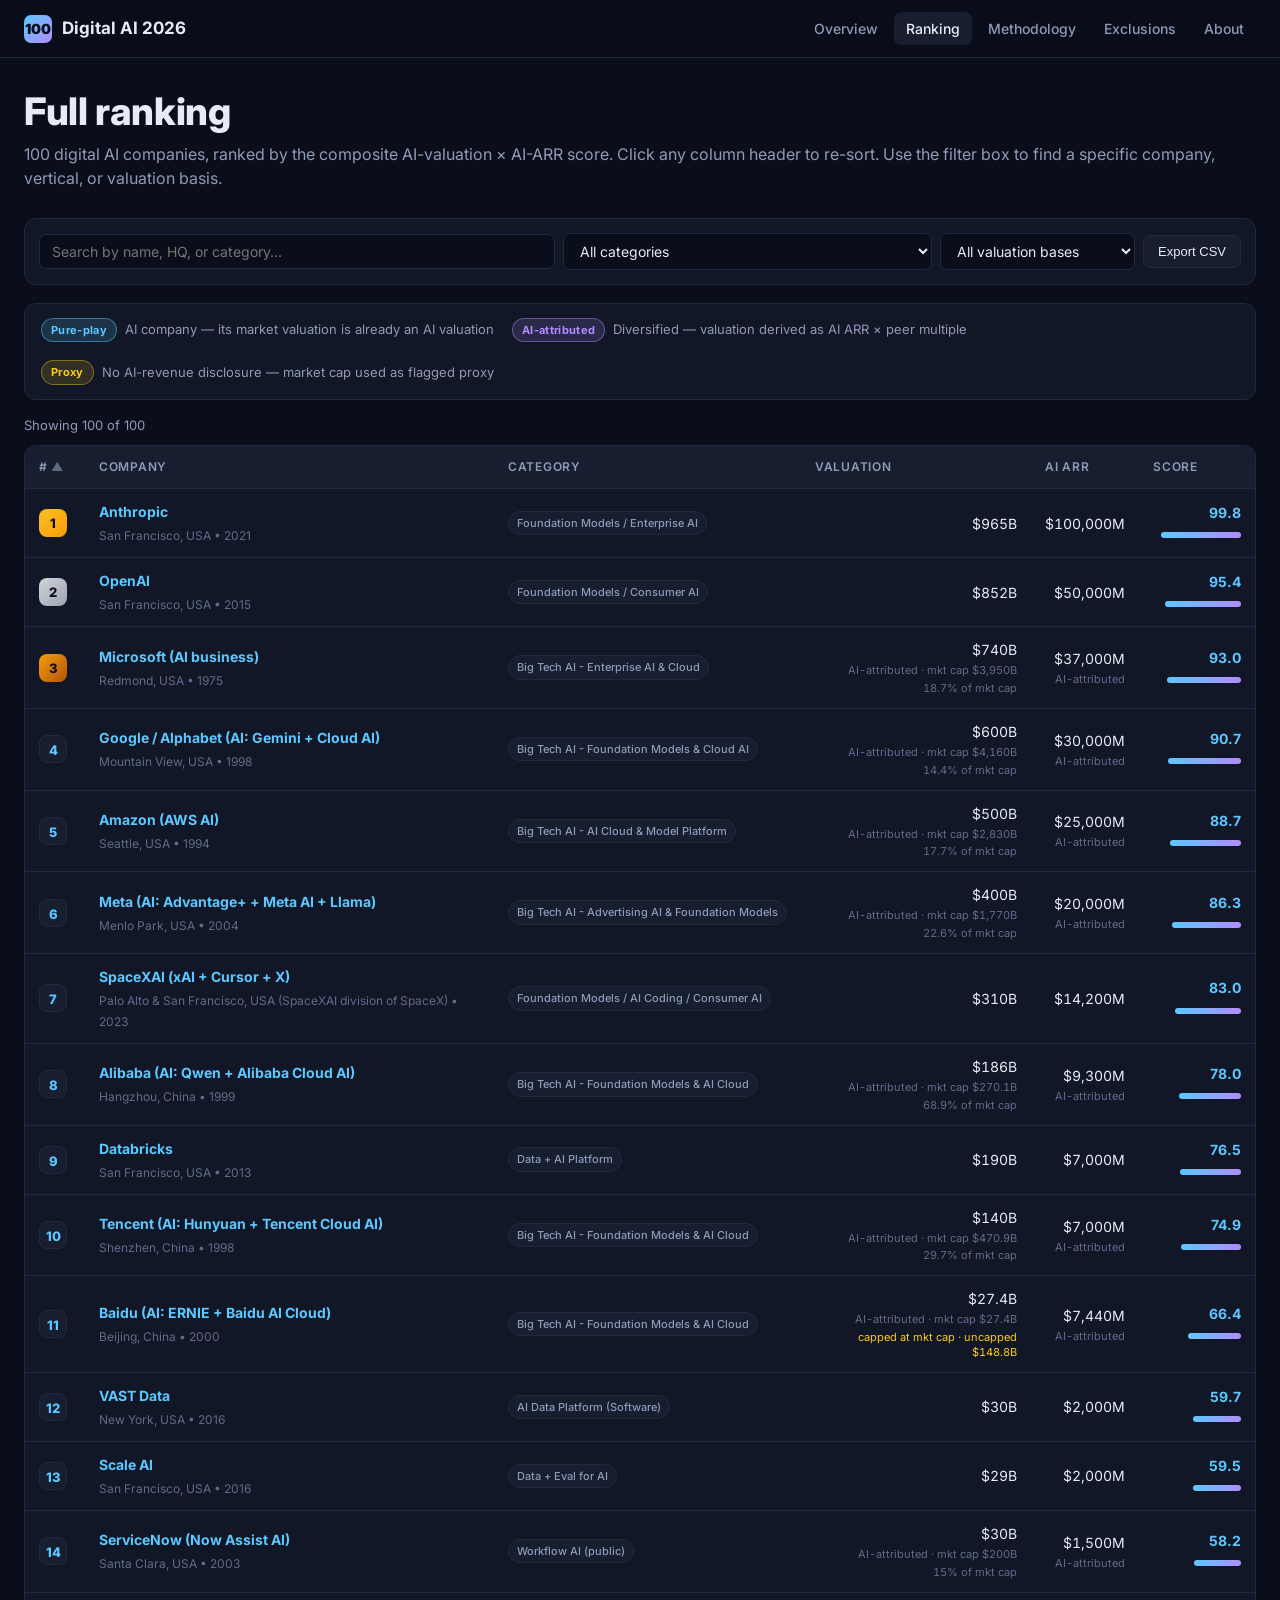
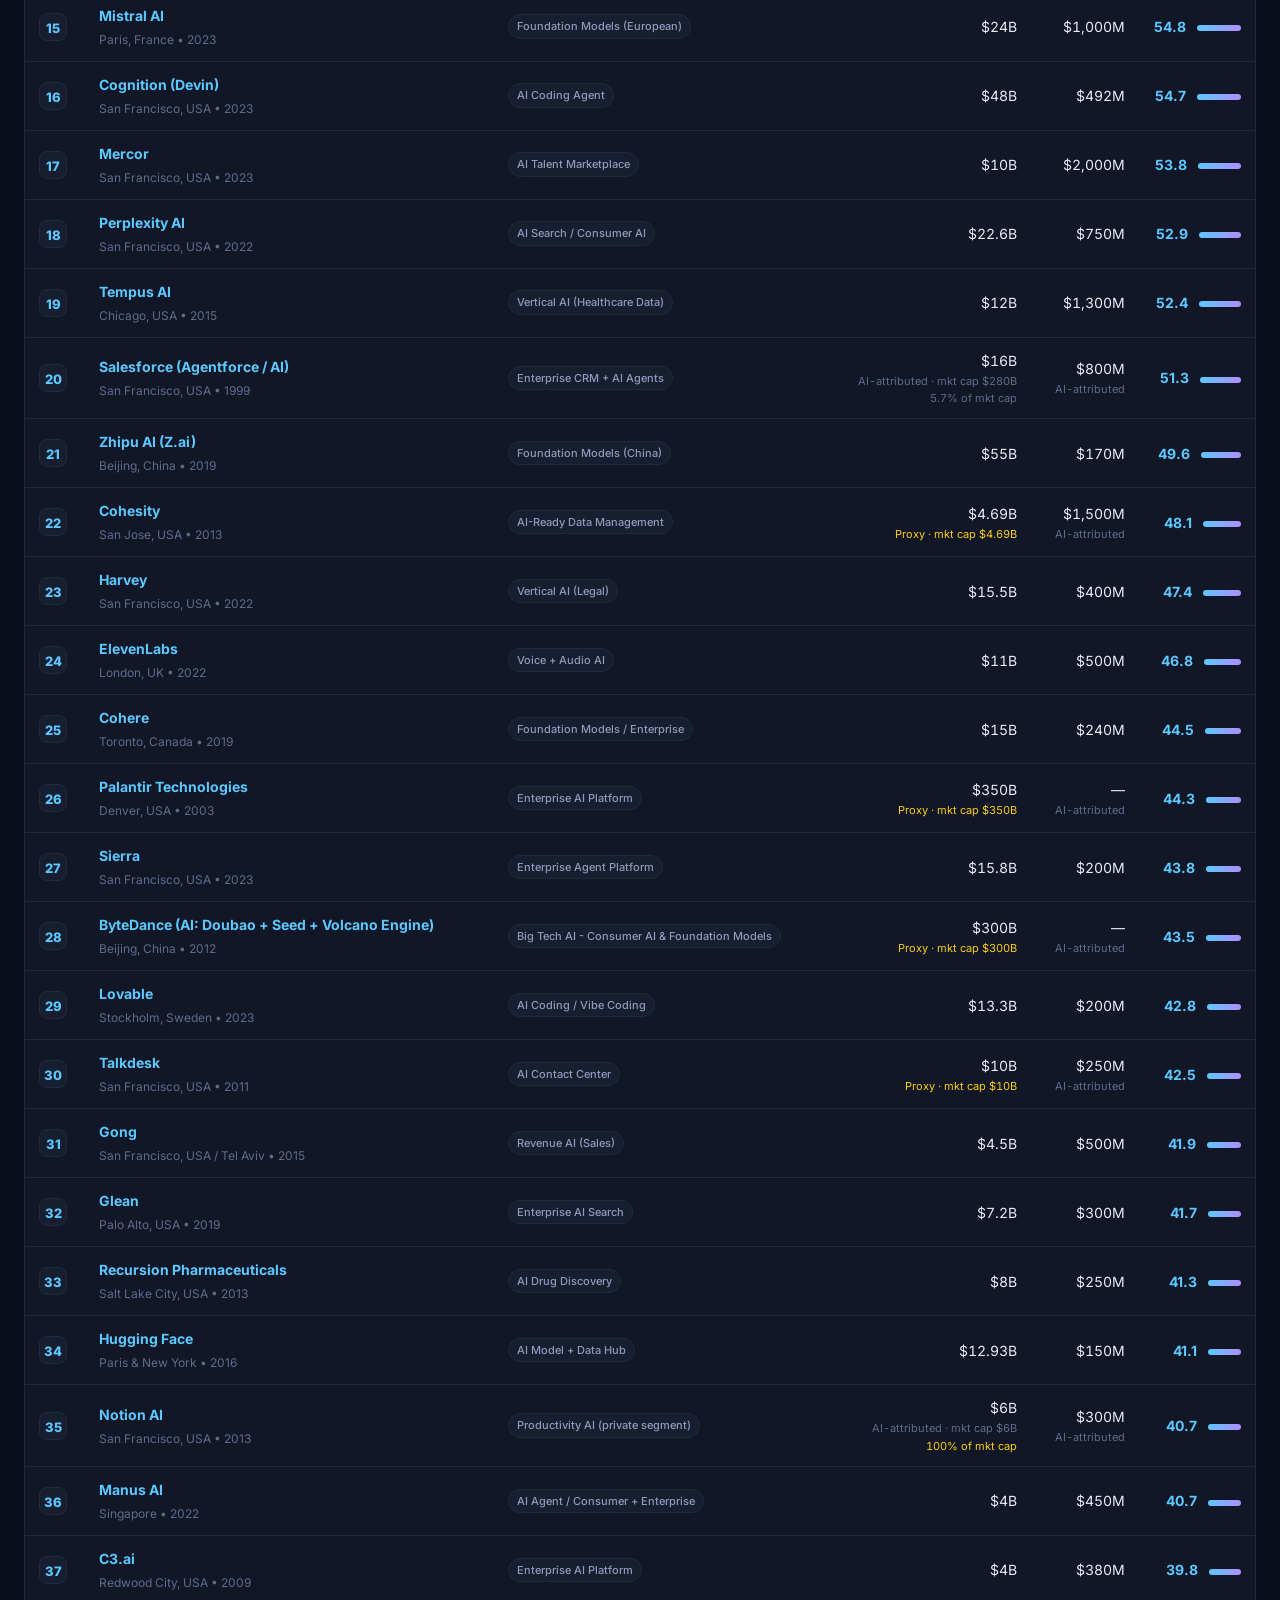
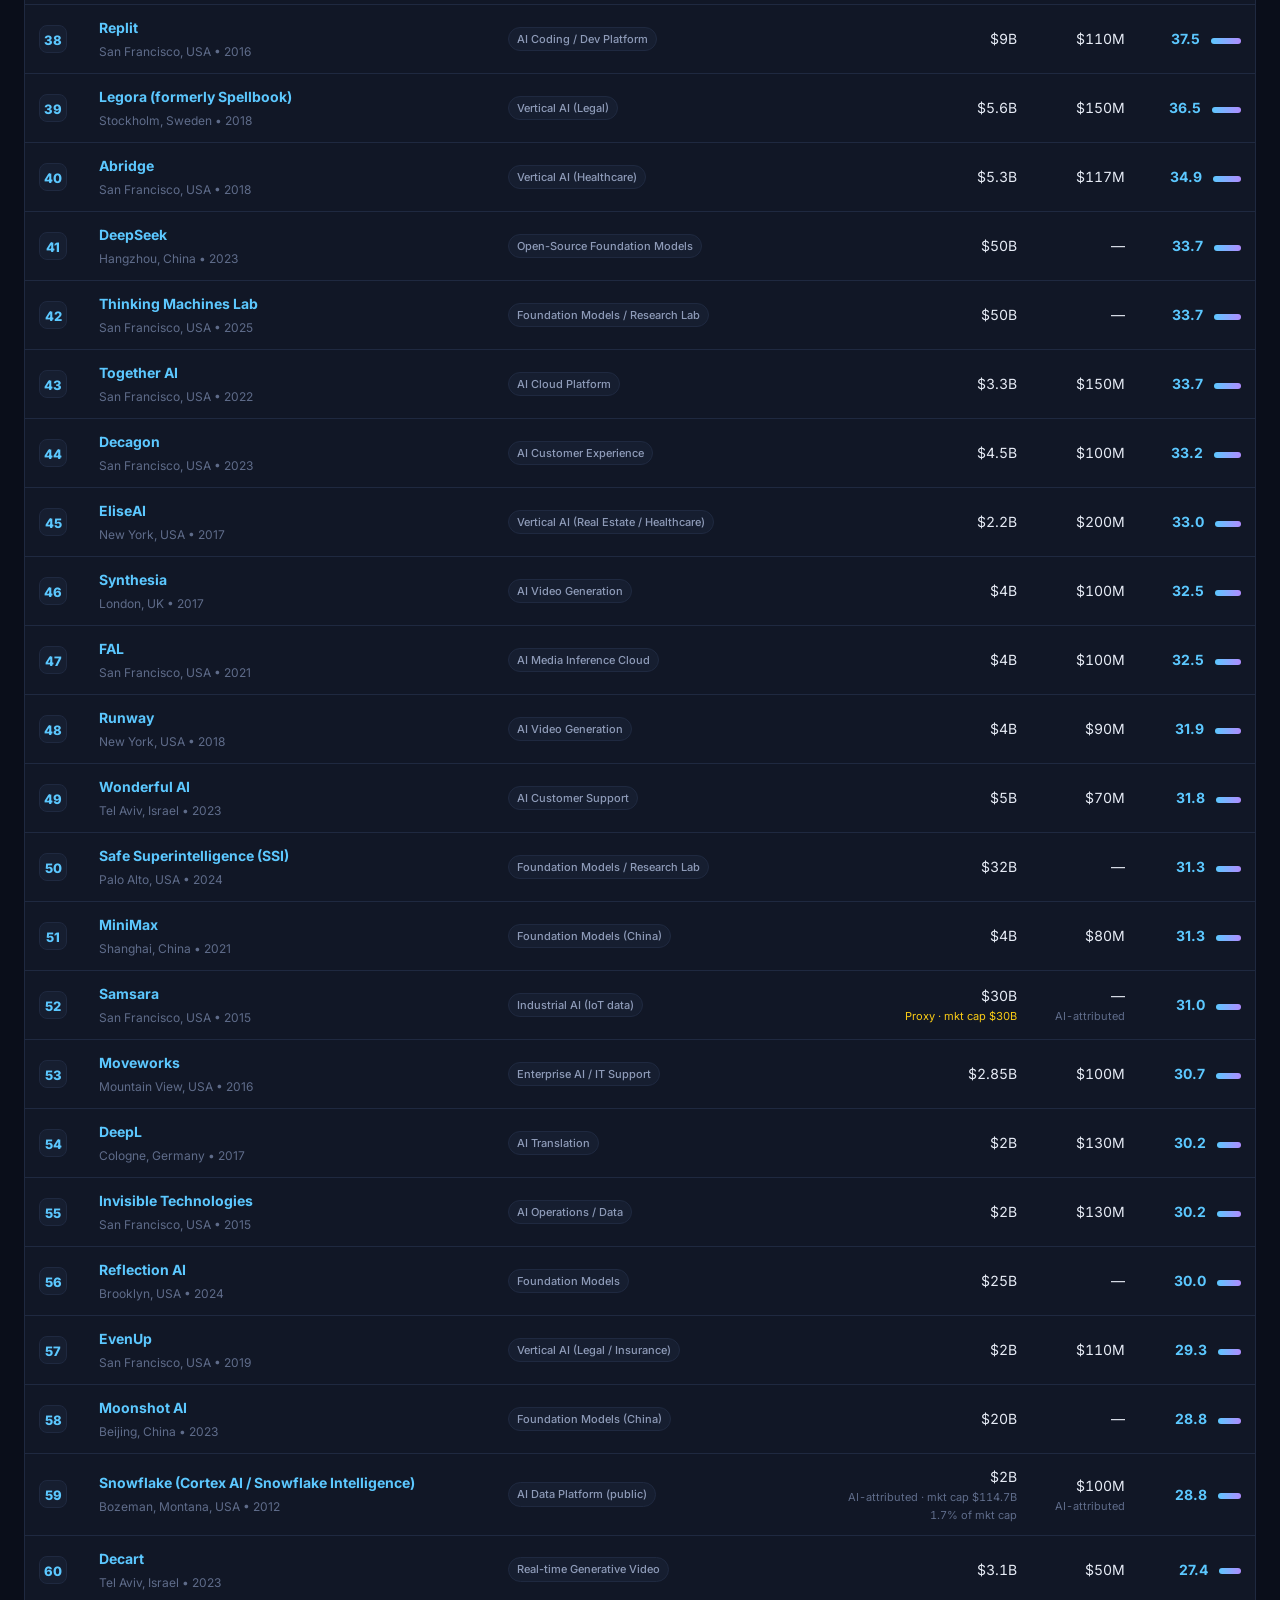
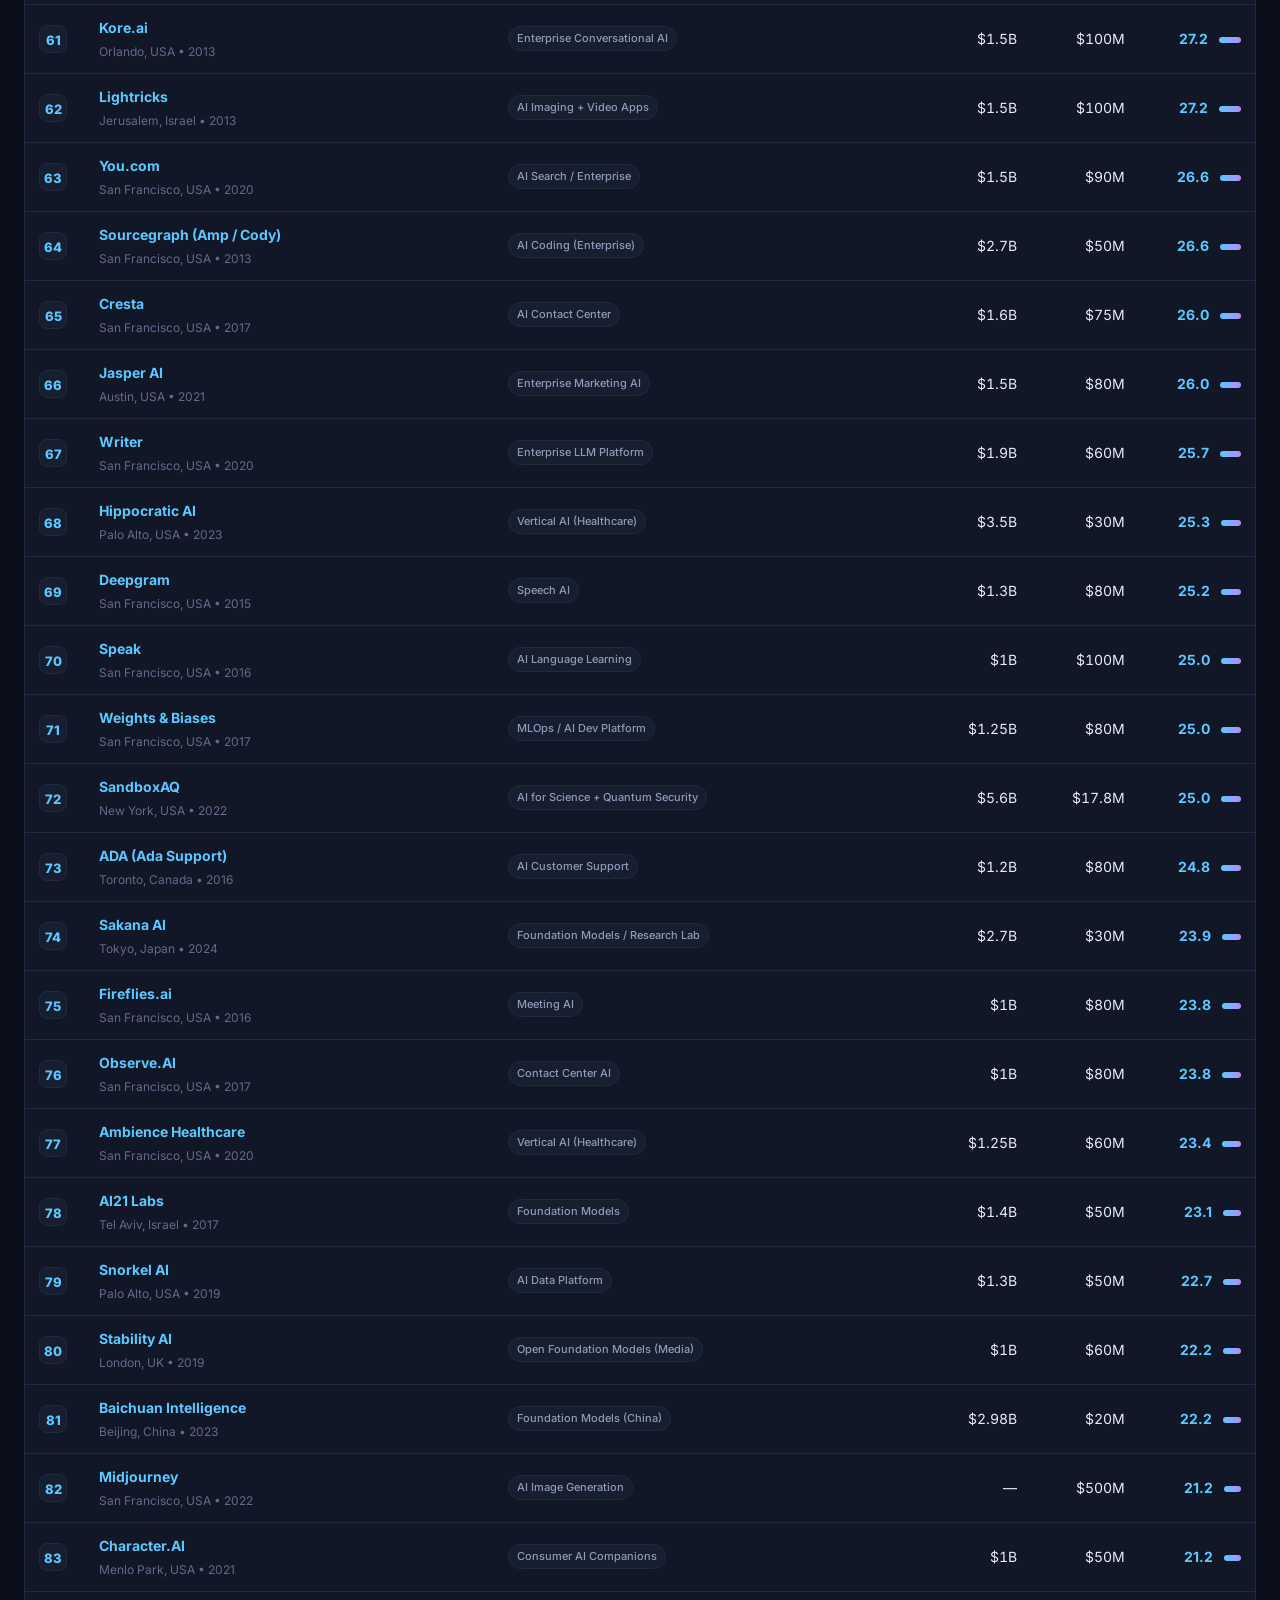
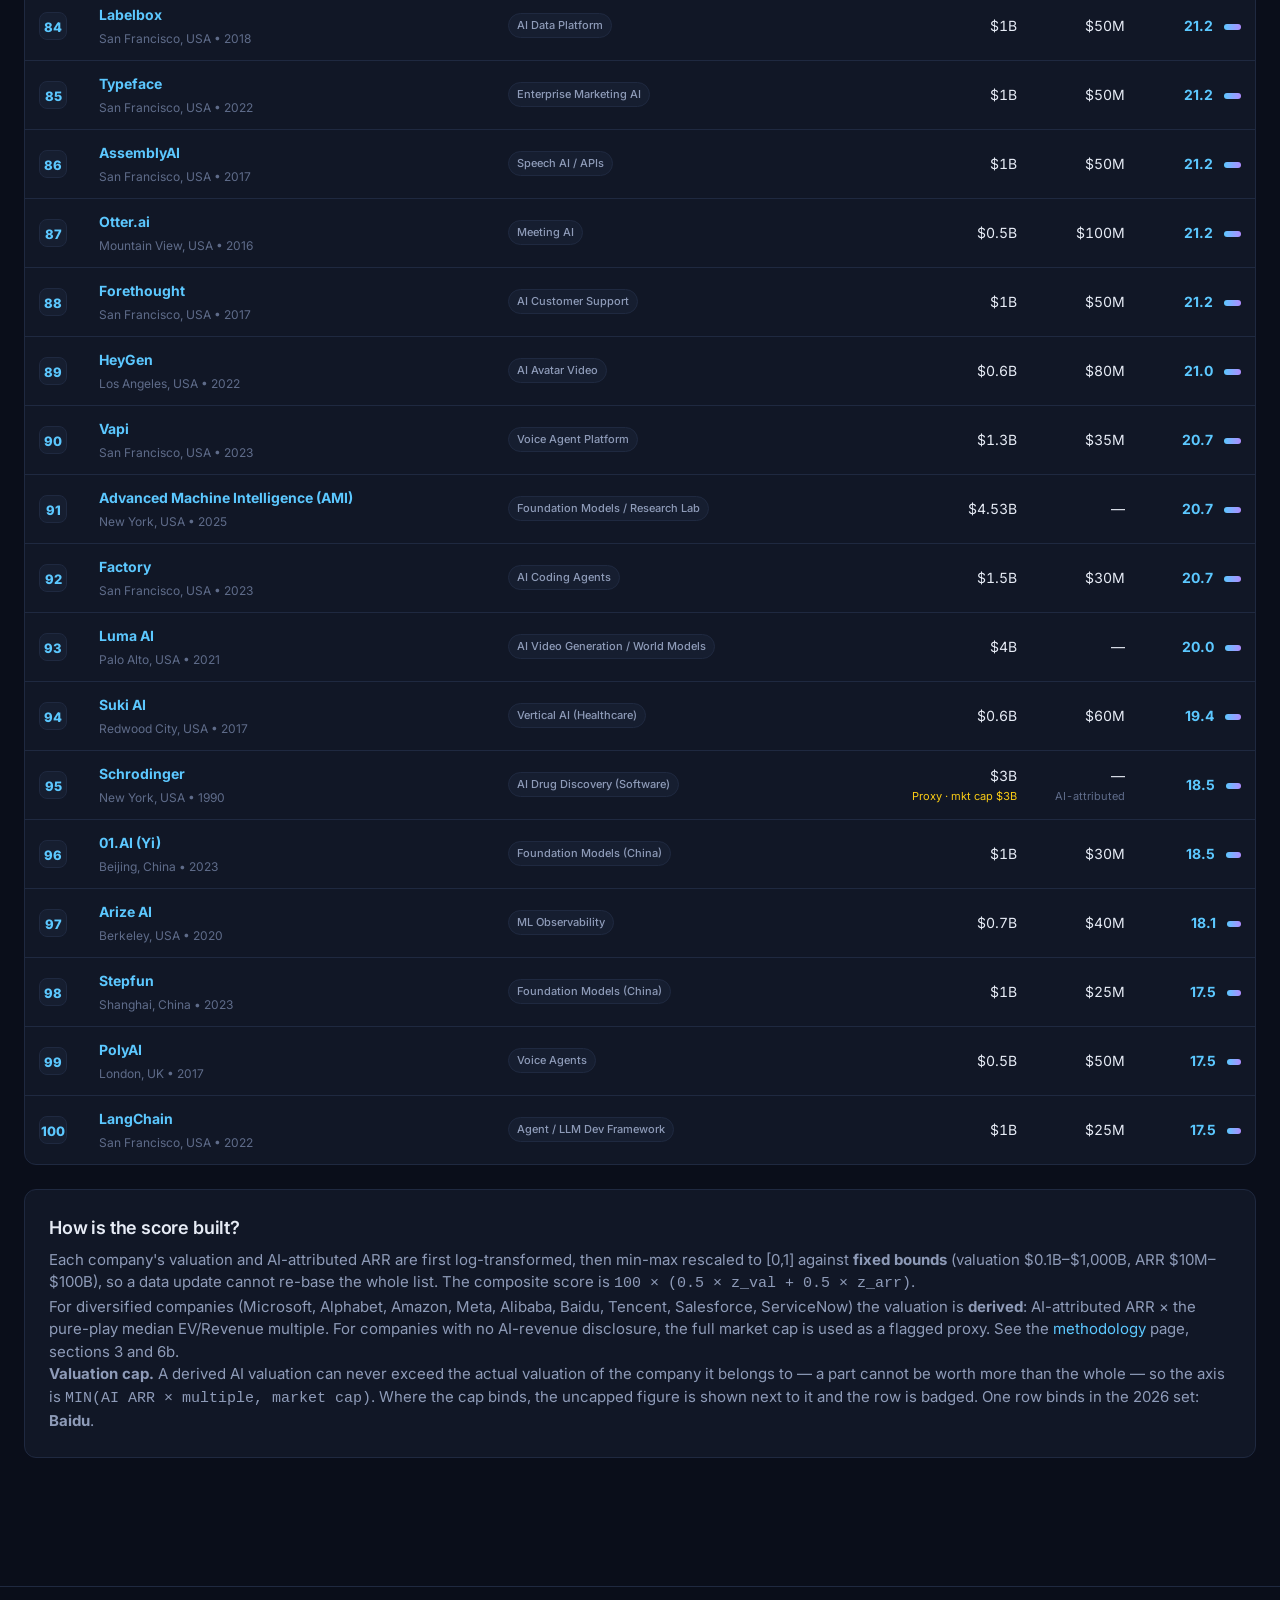
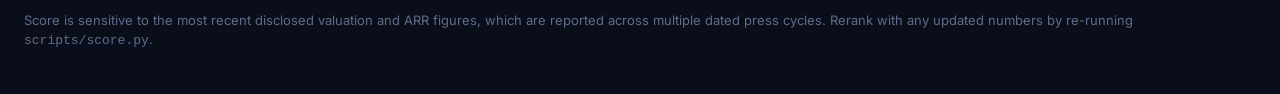
<file: ranking.html>
<!DOCTYPE html>
<html lang="en">
<head>
  <meta charset="UTF-8">
  <meta name="viewport" content="width=device-width, initial-scale=1.0">
  <title>Ranking - Top 100 Digital AI Companies 2026</title>
  <link rel="preconnect" href="https://fonts.googleapis.com">
  <link rel="preconnect" href="https://fonts.gstatic.com" crossorigin>
  <link href="https://fonts.googleapis.com/css2?family=Inter:wght@400;500;600;700;800&display=swap" rel="stylesheet">
  <link rel="stylesheet" href="style.css">
</head>
<body>
  <header class="topbar">
    <div class="topbar-inner">
      <div class="brand">
        <div class="brand-mark">100</div>
        <span>Digital AI 2026</span>
      </div>
      <nav class="nav">
        <a href="index.html">Overview</a>
        <a href="ranking.html">Ranking</a>
        <a href="methodology.html">Methodology</a>
        <a href="exclusions.html">Exclusions</a>
        <a href="about.html">About</a>
      </nav>
    </div>
  </header>

  <main>
    <h1>Full ranking</h1>
    <p class="subtitle">
      100 digital AI companies, ranked by the composite
      AI-valuation &times; AI-ARR score. Click any column header to re-sort.
      Use the filter box to find a specific company, vertical, or valuation basis.
    </p>

    <div class="filters">
      <input data-filter="query" type="text" placeholder="Search by name, HQ, or category…" class="grow">
      <select data-filter="category" aria-label="Filter by category">
        <option value="">All categories</option>
      </select>
      <select data-filter="basis" aria-label="Filter by valuation basis">
        <option value="">All valuation bases</option>
        <option value="actual">Pure-play AI</option>
        <option value="derived">AI-attributed (derived)</option>
        <option value="proxy">Market-cap proxy</option>
      </select>
      <button class="btn" data-action="export-csv">Export CSV</button>
    </div>

    <div class="legend">
      <div class="legend-item">
        <span class="basis-chip basis-actual">Pure-play</span>
        <span>AI company &mdash; its market valuation is already an AI valuation</span>
      </div>
      <div class="legend-item">
        <span class="basis-chip basis-derived">AI-attributed</span>
        <span>Diversified &mdash; valuation derived as AI ARR &times; peer multiple</span>
      </div>
      <div class="legend-item">
        <span class="basis-chip basis-proxy">Proxy</span>
        <span>No AI-revenue disclosure &mdash; market cap used as flagged proxy</span>
      </div>
    </div>

    <div id="showing" style="color:var(--text-dim);font-size:13px;margin-bottom:10px;"></div>

    <div class="table-wrap">
      <table class="rank">
        <thead>
          <tr>
            <th data-key="rank">#</th>
            <th data-key="name">Company</th>
            <th data-key="category">Category</th>
            <th data-key="valuation_usd_b" class="num">Valuation</th>
            <th data-key="arr_usd_m" class="num">AI ARR</th>
            <th data-key="score" class="num">Score</th>
          </tr>
        </thead>
        <tbody></tbody>
      </table>
    </div>

    <div class="card">
      <h3>How is the score built?</h3>
      <p style="color:var(--text-dim);">
        Each company's valuation and AI-attributed ARR are first log-transformed, then
        min-max rescaled to [0,1] against <strong>fixed bounds</strong> (valuation
        $0.1B&ndash;$1,000B, ARR $10M&ndash;$100B), so a data update cannot
        re-base the whole list. The composite score is
        <code>100 &times; (0.5 &times; z_val + 0.5 &times; z_arr)</code>.
      </p>
      <p style="color:var(--text-dim);">
        For diversified companies (Microsoft, Alphabet, Amazon, Meta, Alibaba,
        Baidu, Tencent, Salesforce, ServiceNow) the valuation is
        <strong>derived</strong>: AI-attributed ARR &times; the pure-play median
        EV/Revenue multiple. For companies with no AI-revenue disclosure, the full
        market cap is used as a flagged proxy.
        See the <a href="methodology.html">methodology</a> page, sections 3 and 6b.
      </p>
      <p style="color:var(--text-dim);">
        <strong>Valuation cap.</strong> A derived AI valuation can never exceed
        the actual valuation of the company it belongs to &mdash; a part cannot
        be worth more than the whole &mdash; so the axis is
        <code>MIN(AI ARR &times; multiple, market cap)</code>. Where the cap
        binds, the uncapped figure is shown next to it and the row is badged.
        One row binds in the 2026 set: <strong>Baidu</strong>.
      </p>
    </div>
  </main>

  <footer>
    <div>
      Score is sensitive to the most recent disclosed valuation and ARR figures,
      which are reported across multiple dated press cycles. Rerank with any
      updated numbers by re-running <code>scripts/score.py</code>.
    </div>
  </footer>

  <script src="app.js"></script>
</body>
</html>
</file>
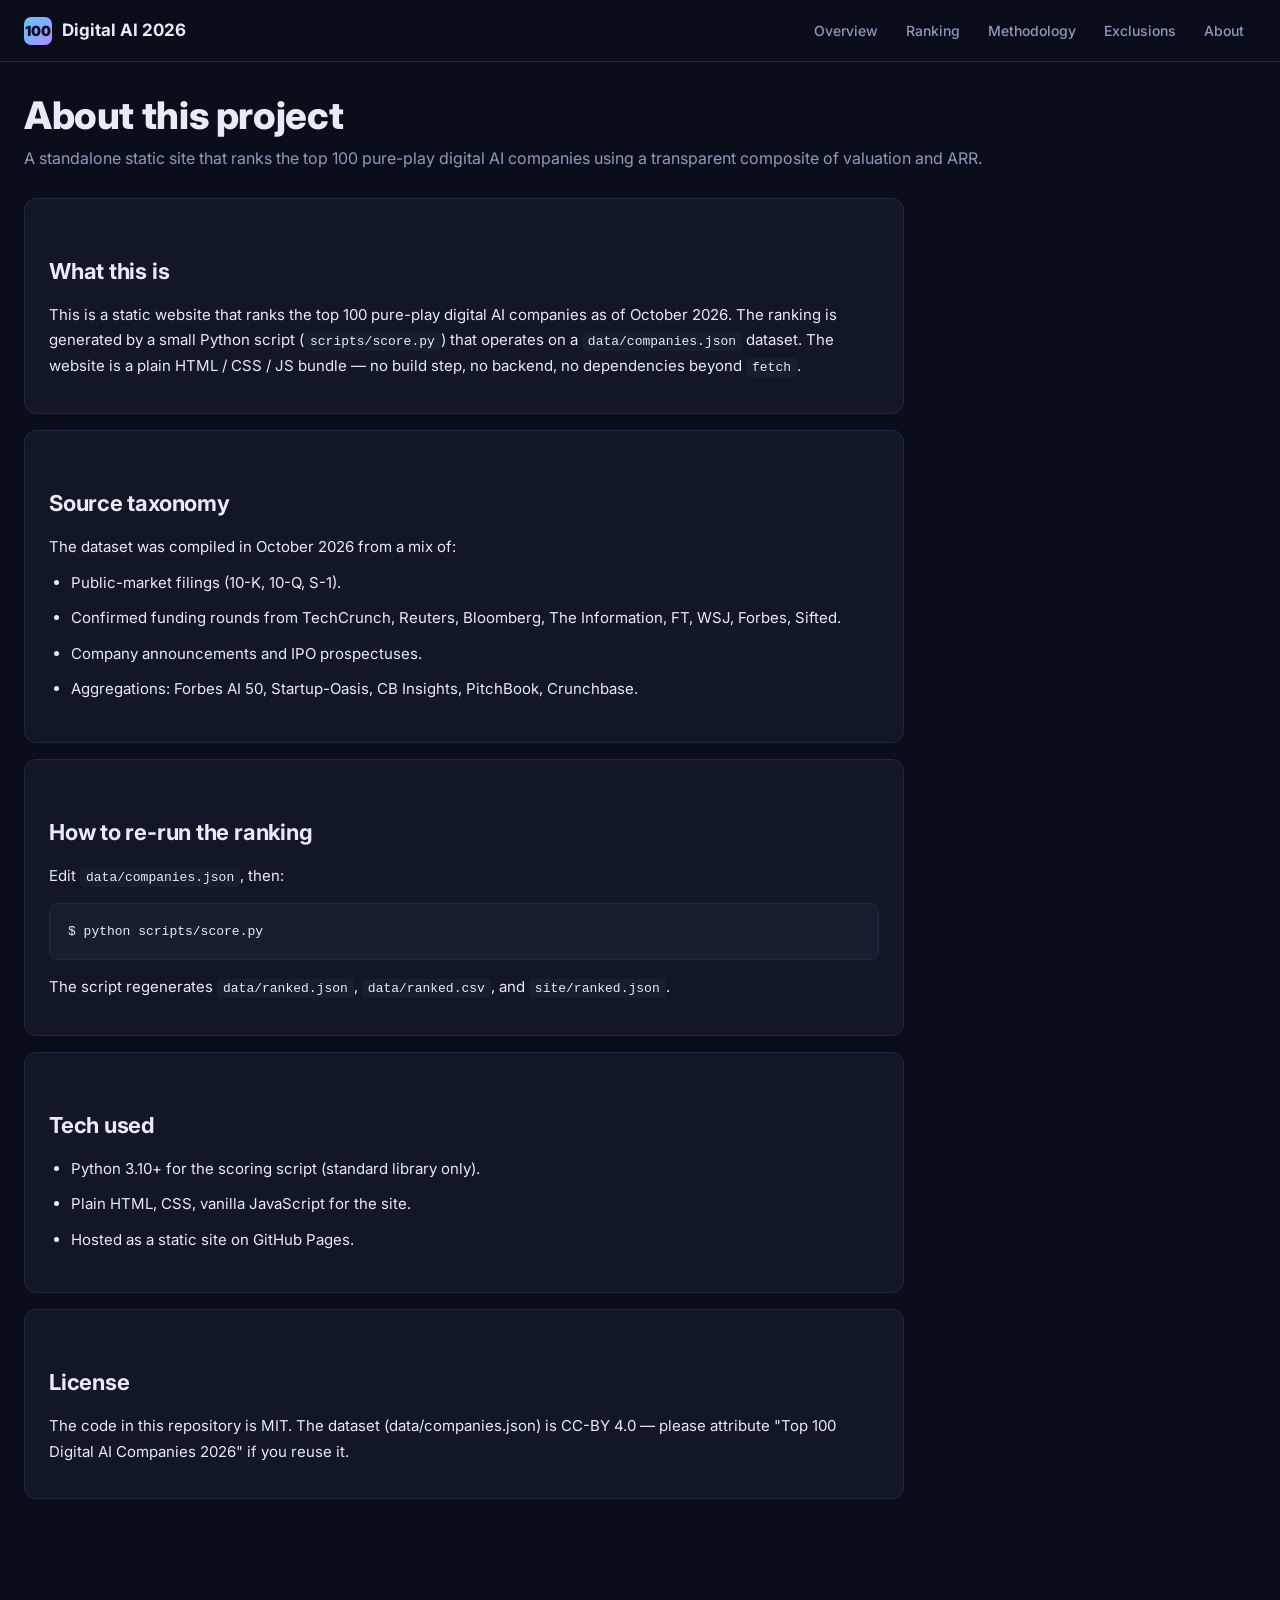
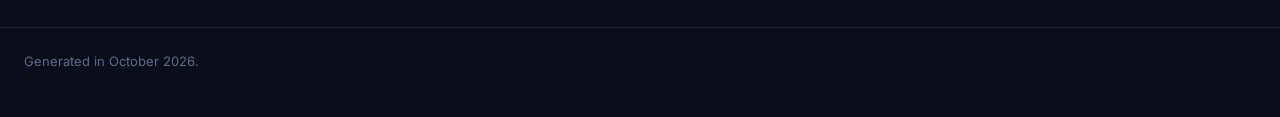
<file: site/about.html>
<!DOCTYPE html>
<html lang="en">
<head>
  <meta charset="UTF-8">
  <meta name="viewport" content="width=device-width, initial-scale=1.0">
  <title>About - Top 100 Digital AI Companies 2026</title>
  <link rel="preconnect" href="https://fonts.googleapis.com">
  <link rel="preconnect" href="https://fonts.gstatic.com" crossorigin>
  <link href="https://fonts.googleapis.com/css2?family=Inter:wght@400;500;600;700;800&display=swap" rel="stylesheet">
  <link rel="stylesheet" href="style.css">
</head>
<body>
  <header class="topbar">
    <div class="topbar-inner">
      <div class="brand">
        <div class="brand-mark">100</div>
        <span>Digital AI 2026</span>
      </div>
      <nav class="nav">
        <a href="index.html">Overview</a>
        <a href="ranking.html">Ranking</a>
        <a href="methodology.html">Methodology</a>
        <a href="exclusions.html">Exclusions</a>
        <a href="about.html">About</a>
      </nav>
    </div>
  </header>

  <main>
    <h1>About this project</h1>
    <p class="subtitle">
      A standalone static site that ranks the top 100 pure-play digital AI
      companies using a transparent composite of valuation and ARR.
    </p>

    <div class="prose">
      <div class="card">
        <h2>What this is</h2>
        <p>
          This is a static website that ranks the top 100 pure-play digital AI
          companies as of October 2026. The ranking is generated by a small
          Python script (<code>scripts/score.py</code>) that operates on a
          <code>data/companies.json</code> dataset. The website is a plain HTML /
          CSS / JS bundle &mdash; no build step, no backend, no dependencies
          beyond <code>fetch</code>.
        </p>
      </div>

      <div class="card">
        <h2>Source taxonomy</h2>
        <p>
          The dataset was compiled in October 2026 from a mix of:
        </p>
        <ul>
          <li>Public-market filings (10-K, 10-Q, S-1).</li>
          <li>Confirmed funding rounds from TechCrunch, Reuters, Bloomberg, The Information, FT, WSJ, Forbes, Sifted.</li>
          <li>Company announcements and IPO prospectuses.</li>
          <li>Aggregations: Forbes AI 50, Startup-Oasis, CB Insights, PitchBook, Crunchbase.</li>
        </ul>
      </div>

      <div class="card">
        <h2>How to re-run the ranking</h2>
        <p>Edit <code>data/companies.json</code>, then:</p>
        <pre>$ python scripts/score.py</pre>
        <p>
          The script regenerates <code>data/ranked.json</code>,
          <code>data/ranked.csv</code>, and <code>site/ranked.json</code>.
        </p>
      </div>

      <div class="card">
        <h2>Tech used</h2>
        <ul>
          <li>Python 3.10+ for the scoring script (standard library only).</li>
          <li>Plain HTML, CSS, vanilla JavaScript for the site.</li>
          <li>Hosted as a static site on GitHub Pages.</li>
        </ul>
      </div>

      <div class="card">
        <h2>License</h2>
        <p>
          The code in this repository is MIT. The dataset (data/companies.json)
          is CC-BY 4.0 &mdash; please attribute "Top 100 Digital AI Companies 2026"
          if you reuse it.
        </p>
      </div>
    </div>
  </main>

  <footer>
    <div>
      Generated in October 2026.
    </div>
  </footer>
</body>
</html>
</file>
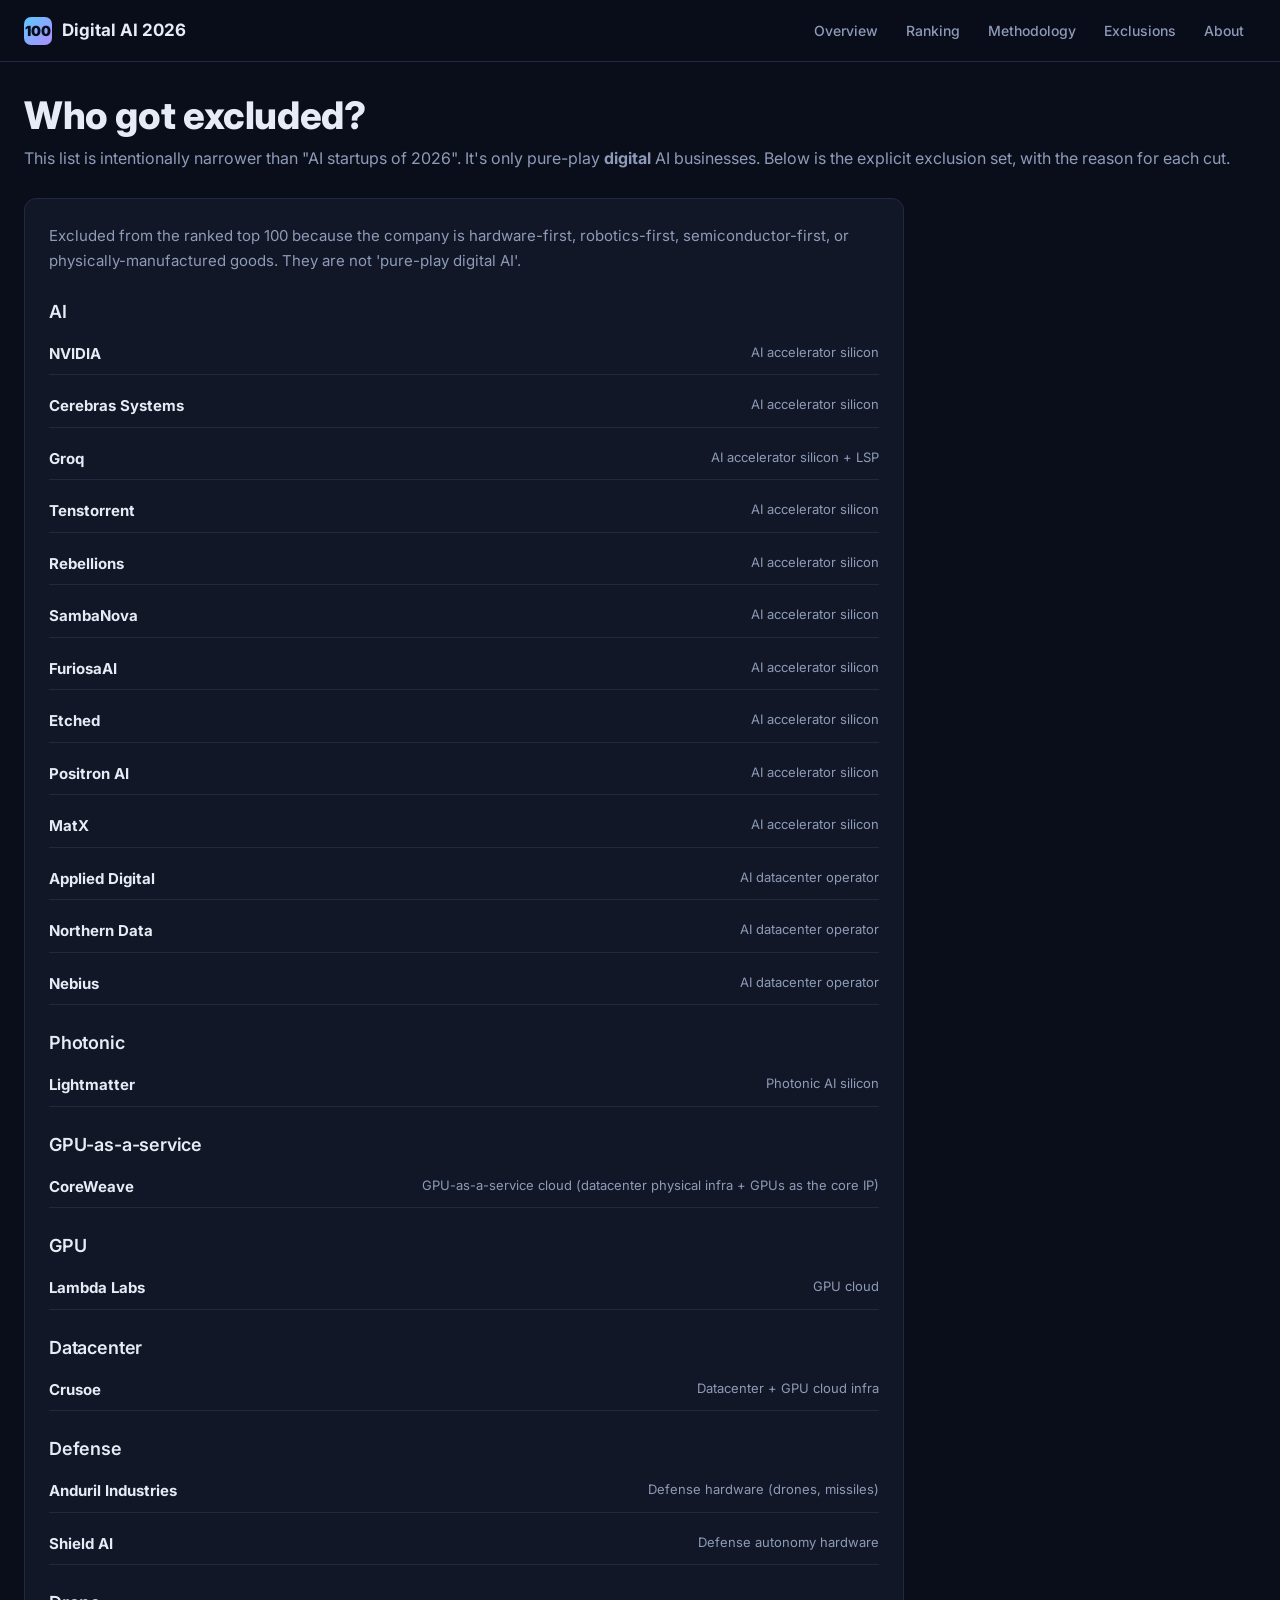
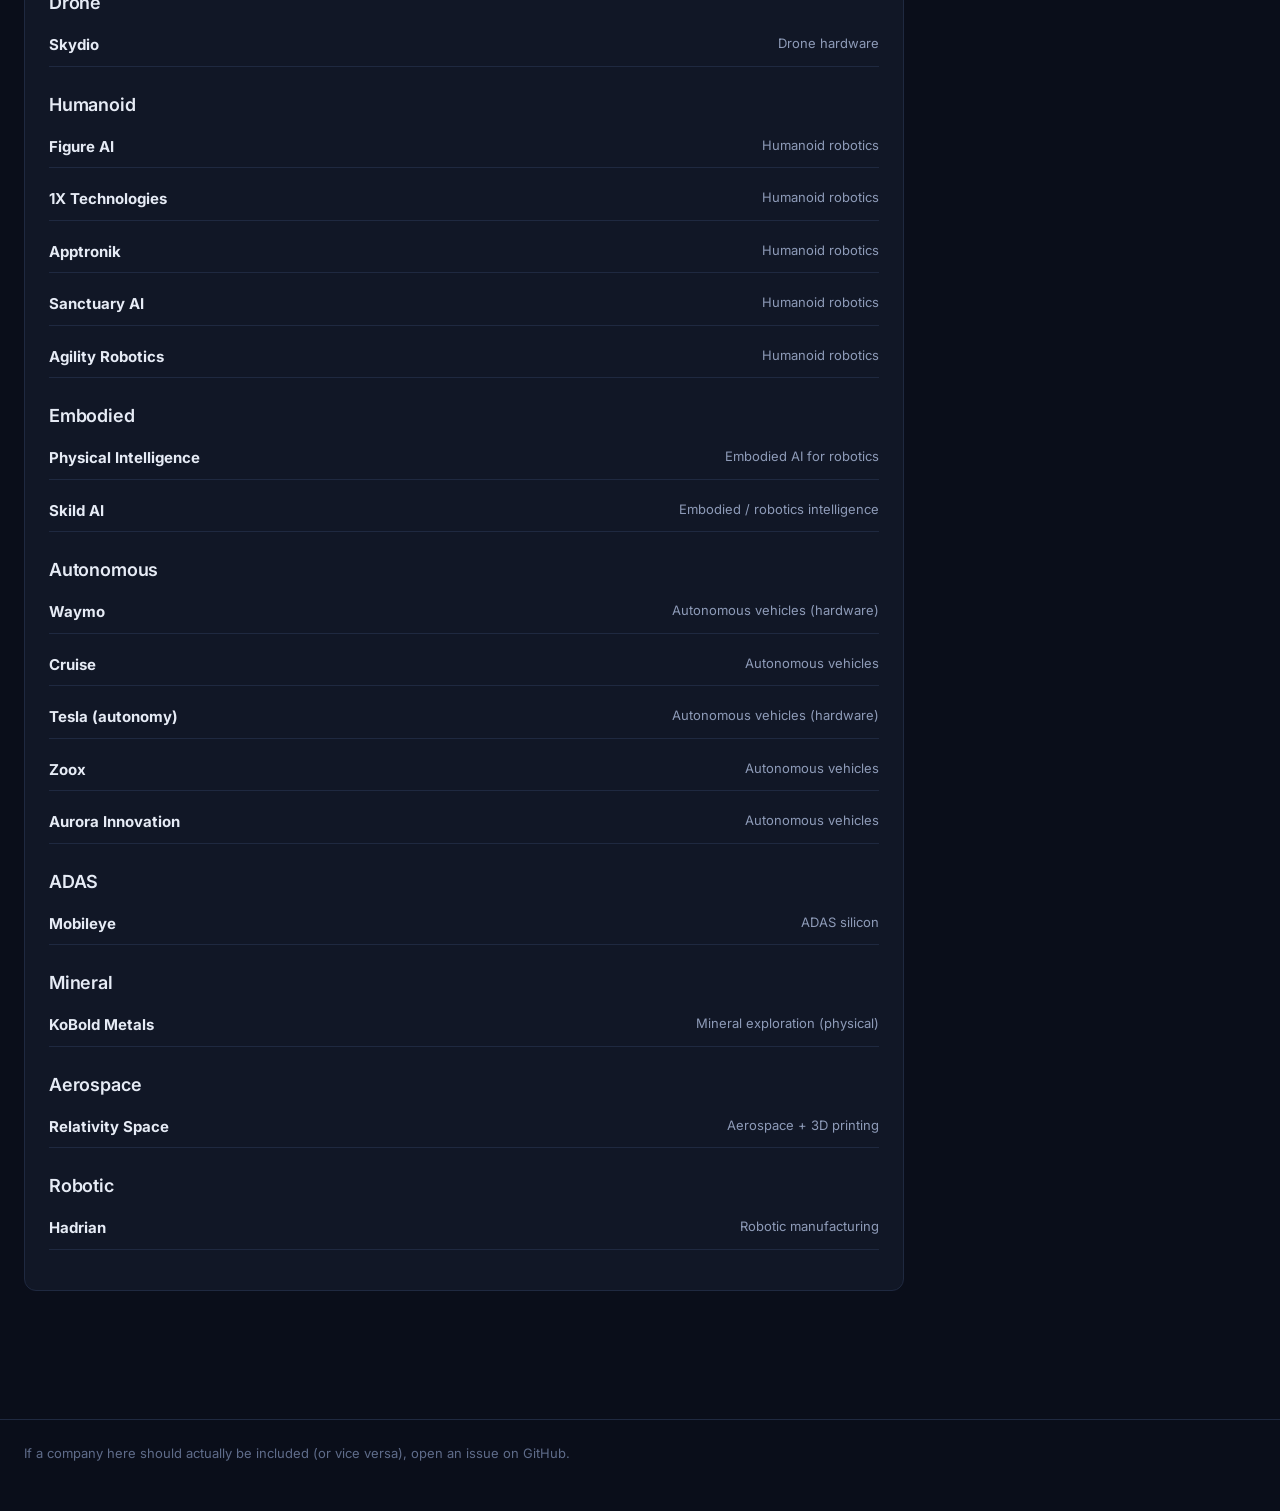
<file: site/exclusions.html>
<!DOCTYPE html>
<html lang="en">
<head>
  <meta charset="UTF-8">
  <meta name="viewport" content="width=device-width, initial-scale=1.0">
  <title>Exclusions - Top 100 Digital AI Companies 2026</title>
  <link rel="preconnect" href="https://fonts.googleapis.com">
  <link rel="preconnect" href="https://fonts.gstatic.com" crossorigin>
  <link href="https://fonts.googleapis.com/css2?family=Inter:wght@400;500;600;700;800&display=swap" rel="stylesheet">
  <link rel="stylesheet" href="style.css">
</head>
<body>
  <header class="topbar">
    <div class="topbar-inner">
      <div class="brand">
        <div class="brand-mark">100</div>
        <span>Digital AI 2026</span>
      </div>
      <nav class="nav">
        <a href="index.html">Overview</a>
        <a href="ranking.html">Ranking</a>
        <a href="methodology.html">Methodology</a>
        <a href="exclusions.html">Exclusions</a>
        <a href="about.html">About</a>
      </nav>
    </div>
  </header>

  <main>
    <h1>Who got excluded?</h1>
    <p class="subtitle">
      This list is intentionally narrower than "AI startups of 2026". It's only
      pure-play <strong>digital</strong> AI businesses. Below is the explicit
      exclusion set, with the reason for each cut.
    </p>

    <div class="card prose" id="ex-list">
      <p>Loading…</p>
    </div>
  </main>

  <footer>
    <div>
      If a company here should actually be included (or vice versa), open an issue on
      GitHub.
    </div>
  </footer>

  <script>
    async function load() {
      const res = await fetch("ranked.json", { cache: "no-store" });
      const data = await res.json();
      const grouped = {};
      (data.exclusions?.examples || []).forEach((c) => {
        const key = c.why.split(" ")[0];
        grouped[key] = grouped[key] || [];
        grouped[key].push(c);
      });
      const root = document.getElementById("ex-list");
      root.innerHTML = `
        <p style="color:var(--text-dim);">
          ${data.exclusions?.reason || "Hardware/robotics/semis excluded."}
        </p>
        ${Object.entries(grouped).map(([k, list]) => `
          <h3 style="margin-top:24px;">${k}</h3>
          <ul style="list-style:none;padding:0;">
            ${list.map((c) => `
              <li style="padding:8px 0;border-bottom:1px solid var(--border);display:flex;justify-content:space-between;gap:12px;">
                <strong>${c.name}</strong>
                <span style="color:var(--text-dim);font-size:13px;">${c.why}</span>
              </li>
            `).join("")}
          </ul>
        `).join("")}
      `;
    }
    document.addEventListener("DOMContentLoaded", load);
  </script>
</body>
</html>
</file>
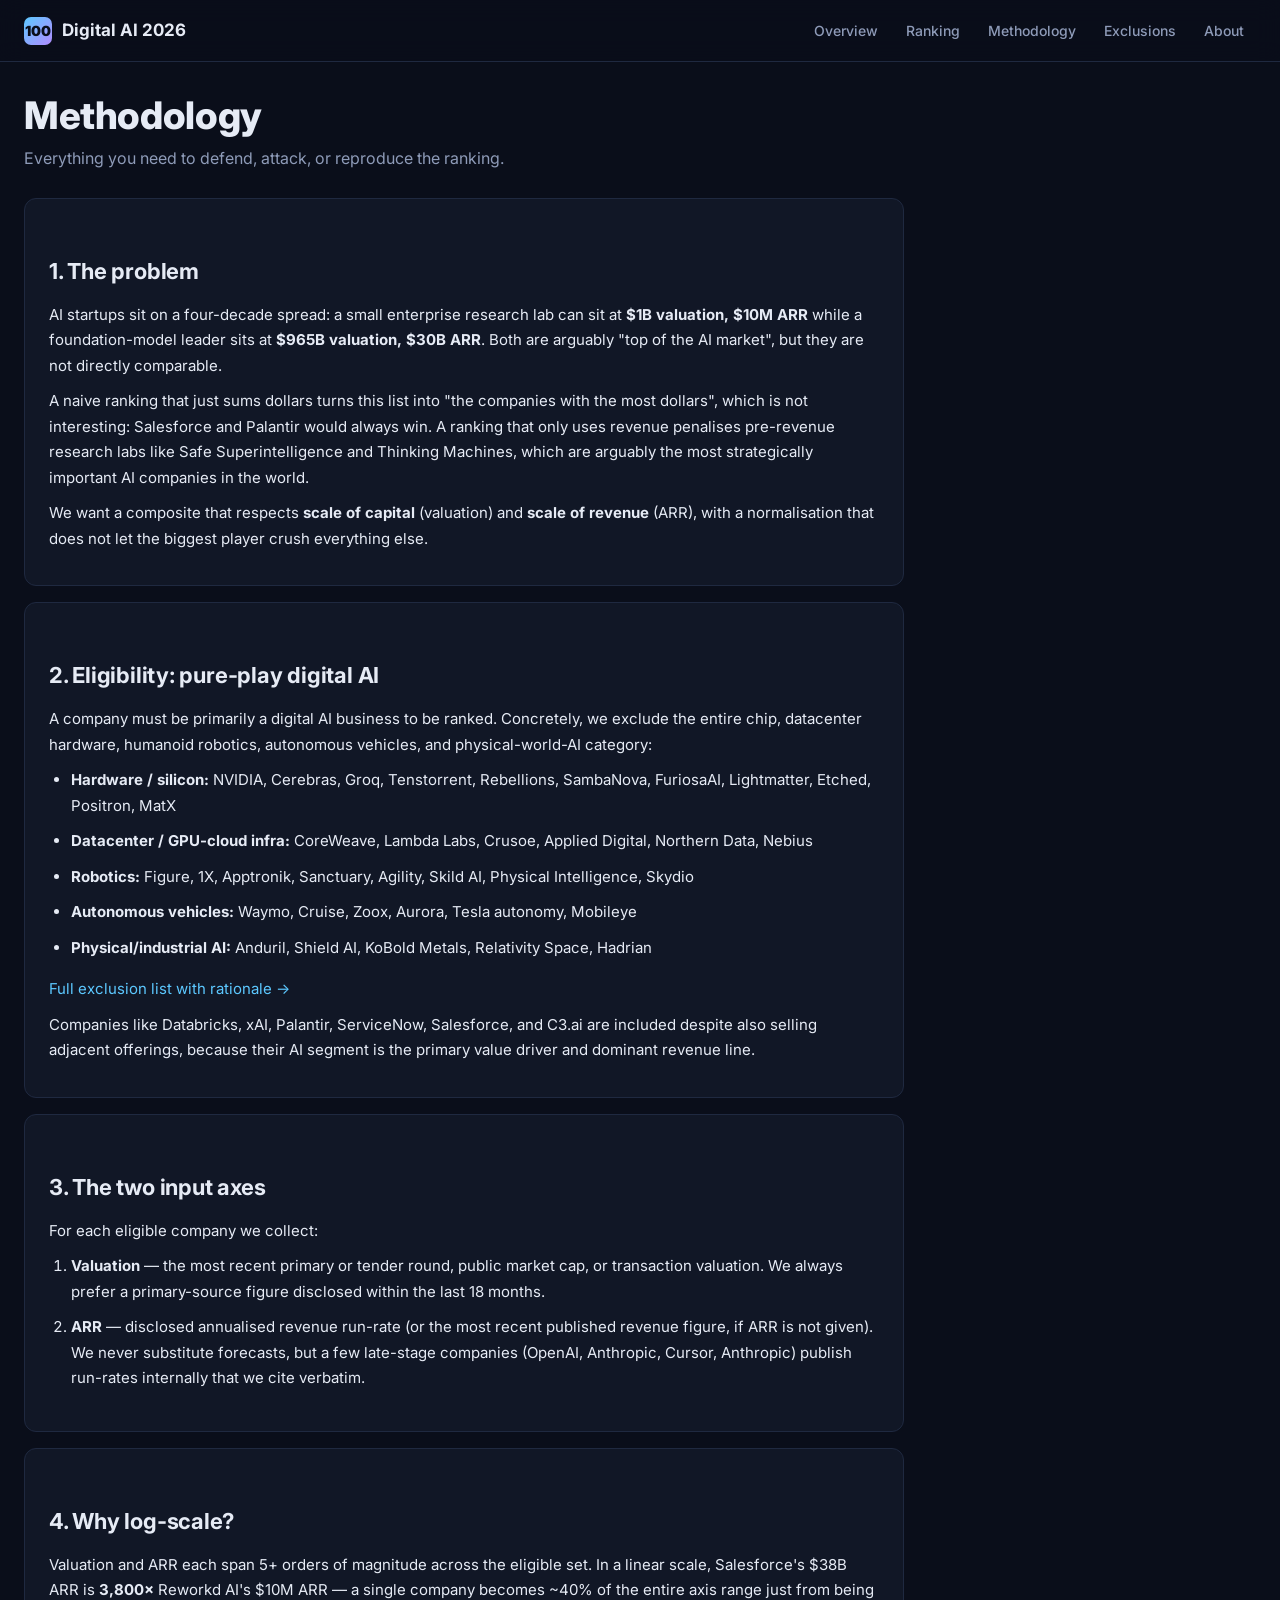
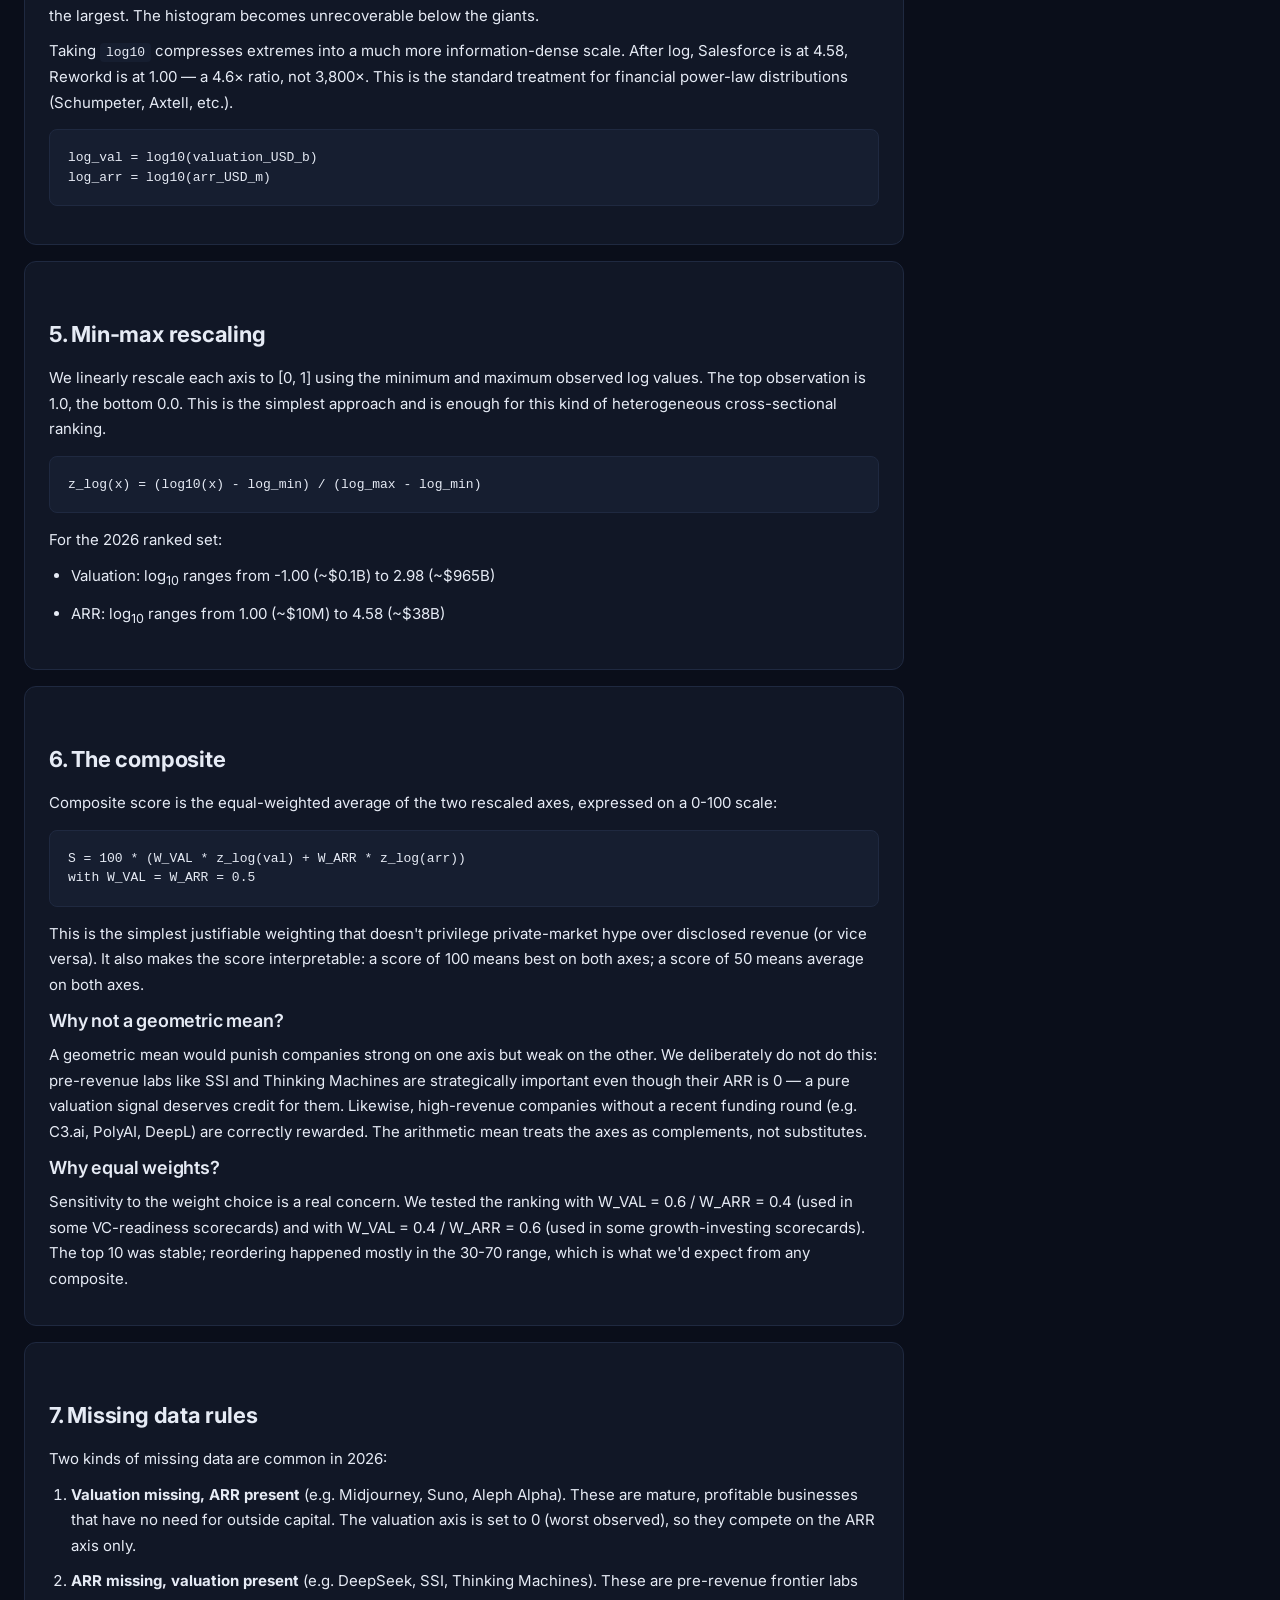
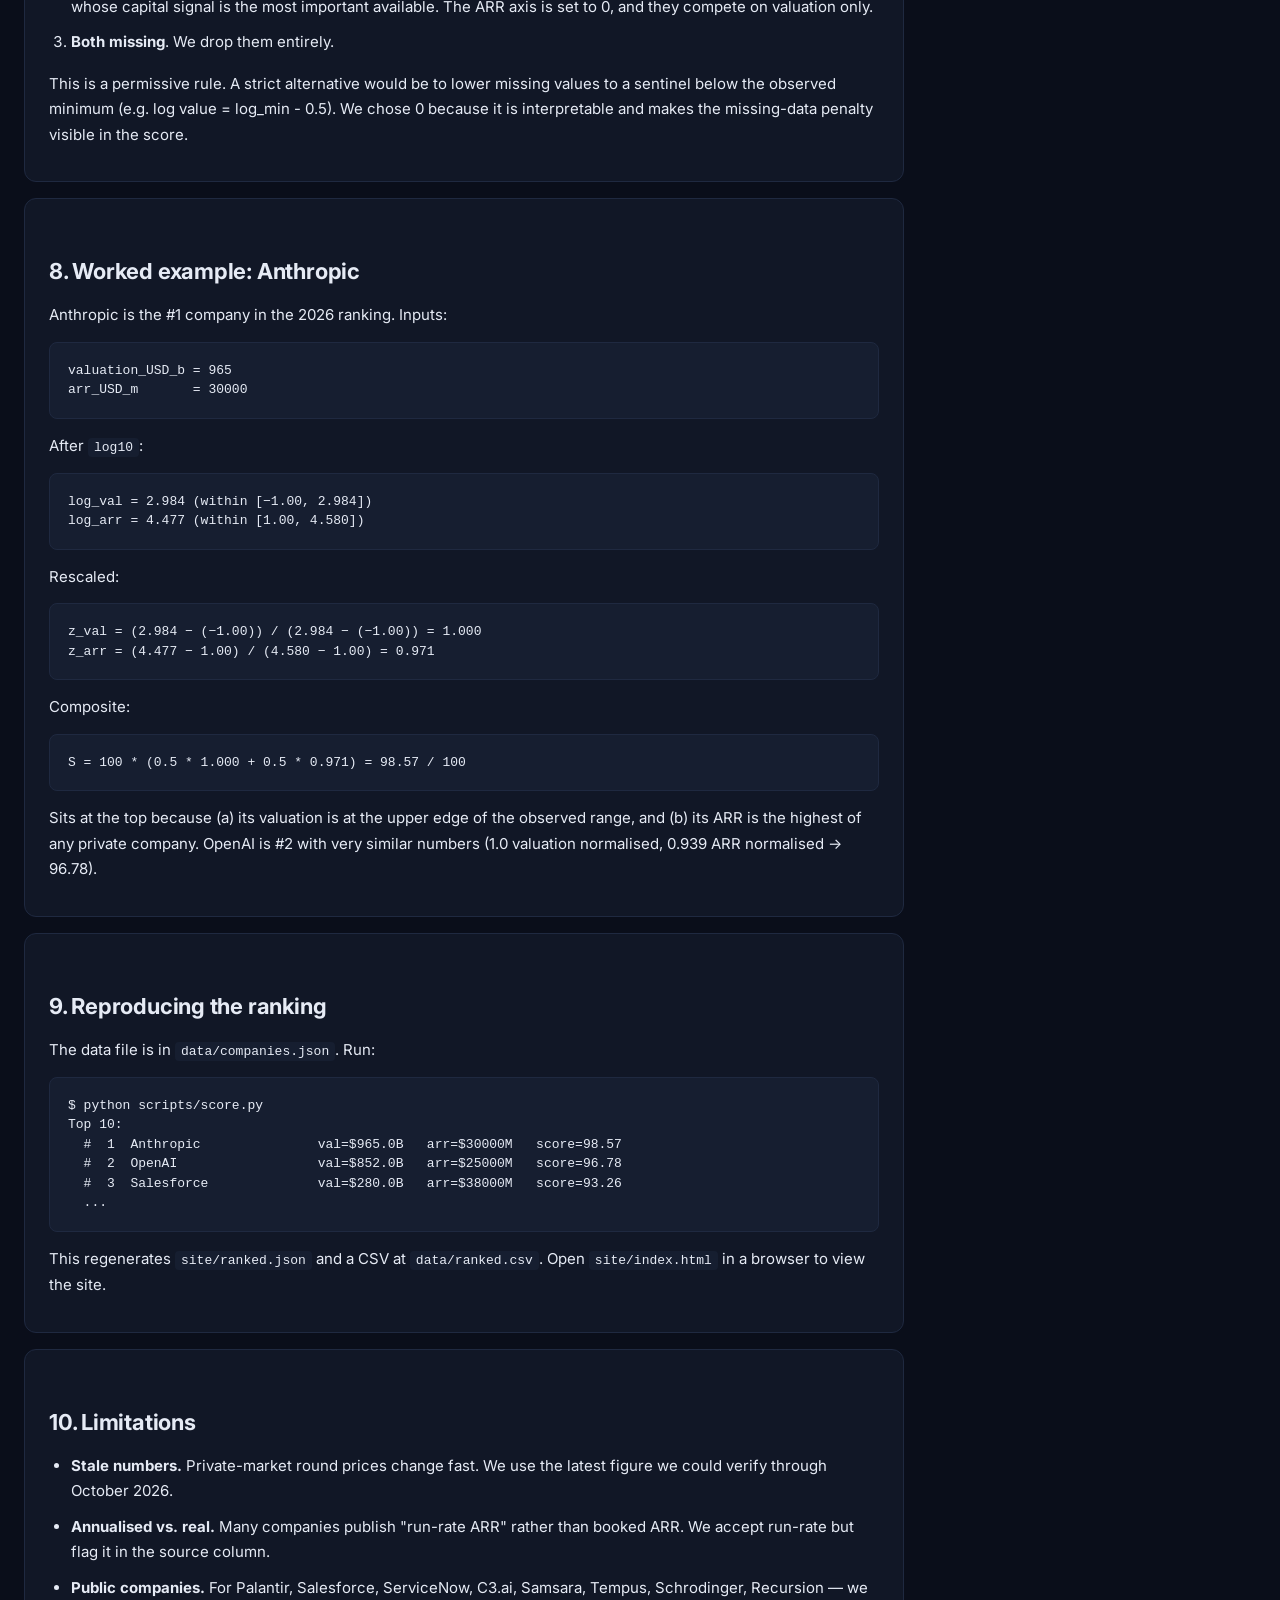
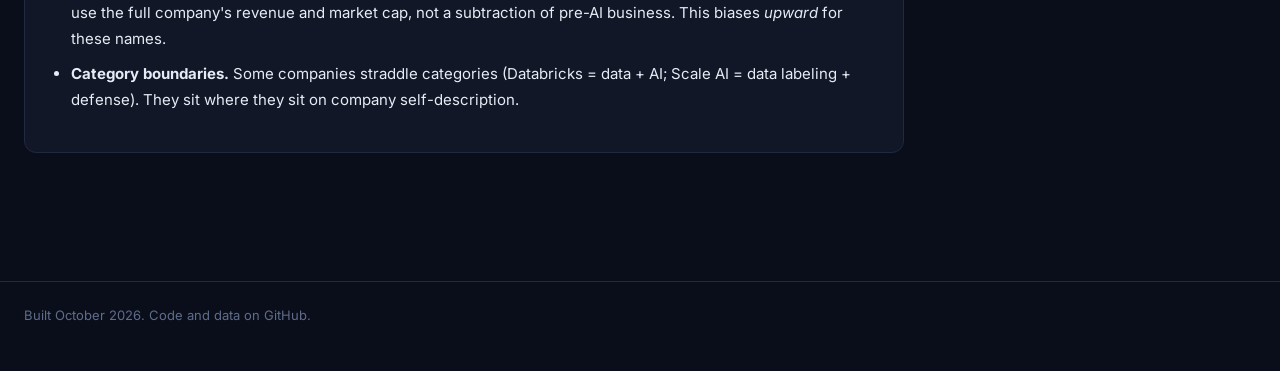
<file: site/methodology.html>
<!DOCTYPE html>
<html lang="en">
<head>
  <meta charset="UTF-8">
  <meta name="viewport" content="width=device-width, initial-scale=1.0">
  <title>Methodology - Top 100 Digital AI Companies 2026</title>
  <link rel="preconnect" href="https://fonts.googleapis.com">
  <link rel="preconnect" href="https://fonts.gstatic.com" crossorigin>
  <link href="https://fonts.googleapis.com/css2?family=Inter:wght@400;500;600;700;800&display=swap" rel="stylesheet">
  <link rel="stylesheet" href="style.css">
</head>
<body>
  <header class="topbar">
    <div class="topbar-inner">
      <div class="brand">
        <div class="brand-mark">100</div>
        <span>Digital AI 2026</span>
      </div>
      <nav class="nav">
        <a href="index.html">Overview</a>
        <a href="ranking.html">Ranking</a>
        <a href="methodology.html">Methodology</a>
        <a href="exclusions.html">Exclusions</a>
        <a href="about.html">About</a>
      </nav>
    </div>
  </header>

  <main>
    <h1>Methodology</h1>
    <p class="subtitle">
      Everything you need to defend, attack, or reproduce the ranking.
    </p>

    <div class="prose">
      <div class="card">
        <h2>1. The problem</h2>
        <p>
          AI startups sit on a four-decade spread: a small enterprise research lab
          can sit at <strong>$1B valuation, $10M ARR</strong> while a foundation-model
          leader sits at <strong>$965B valuation, $30B ARR</strong>. Both are arguably
          "top of the AI market", but they are not directly comparable.
        </p>
        <p>
          A naive ranking that just sums dollars turns this list into "the
          companies with the most dollars", which is not interesting: Salesforce
          and Palantir would always win. A ranking that only uses revenue
          penalises pre-revenue research labs like Safe Superintelligence and
          Thinking Machines, which are arguably the most strategically important
          AI companies in the world.
        </p>
        <p>
          We want a composite that respects <strong>scale of capital</strong>
          (valuation) and <strong>scale of revenue</strong> (ARR), with a
          normalisation that does not let the biggest player crush everything
          else.
        </p>
      </div>

      <div class="card">
        <h2>2. Eligibility: pure-play digital AI</h2>
        <p>
          A company must be primarily a digital AI business to be ranked.
          Concretely, we exclude the entire chip, datacenter hardware, humanoid
          robotics, autonomous vehicles, and physical-world-AI category:
        </p>
        <ul>
          <li><strong>Hardware / silicon:</strong> NVIDIA, Cerebras, Groq, Tenstorrent, Rebellions, SambaNova, FuriosaAI, Lightmatter, Etched, Positron, MatX</li>
          <li><strong>Datacenter / GPU-cloud infra:</strong> CoreWeave, Lambda Labs, Crusoe, Applied Digital, Northern Data, Nebius</li>
          <li><strong>Robotics:</strong> Figure, 1X, Apptronik, Sanctuary, Agility, Skild AI, Physical Intelligence, Skydio</li>
          <li><strong>Autonomous vehicles:</strong> Waymo, Cruise, Zoox, Aurora, Tesla autonomy, Mobileye</li>
          <li><strong>Physical/industrial AI:</strong> Anduril, Shield AI, KoBold Metals, Relativity Space, Hadrian</li>
        </ul>
        <p>
          <a href="exclusions.html">Full exclusion list with rationale &rarr;</a>
        </p>
        <p>
          Companies like Databricks, xAI, Palantir, ServiceNow, Salesforce, and
          C3.ai are included despite also selling adjacent offerings, because
          their AI segment is the primary value driver and dominant revenue line.
        </p>
      </div>

      <div class="card">
        <h2>3. The two input axes</h2>
        <p>
          For each eligible company we collect:
        </p>
        <ol>
          <li>
            <strong>Valuation</strong> &mdash; the most recent primary or tender
            round, public market cap, or transaction valuation. We always prefer
            a primary-source figure disclosed within the last 18 months.
          </li>
          <li>
            <strong>ARR</strong> &mdash; disclosed annualised revenue run-rate
            (or the most recent published revenue figure, if ARR is not given).
            We never substitute forecasts, but a few late-stage companies
            (OpenAI, Anthropic, Cursor, Anthropic) publish run-rates internally
            that we cite verbatim.
          </li>
        </ol>
      </div>

      <div class="card">
        <h2>4. Why log-scale?</h2>
        <p>
          Valuation and ARR each span 5+ orders of magnitude across the
          eligible set. In a linear scale, Salesforce's $38B ARR is
          <strong>3,800&times;</strong> Reworkd AI's $10M ARR &mdash; a single company
          becomes ~40% of the entire axis range just from being the largest.
          The histogram becomes unrecoverable below the giants.
        </p>
        <p>
          Taking <code>log10</code> compresses extremes into a much more
          information-dense scale. After log, Salesforce is at 4.58,
          Reworkd is at 1.00 &mdash; a 4.6&times; ratio, not 3,800&times;.
          This is the standard treatment for financial
          power-law distributions (Schumpeter, Axtell, etc.).
        </p>
        <pre>log_val = log10(valuation_USD_b)
log_arr = log10(arr_USD_m)</pre>
      </div>

      <div class="card">
        <h2>5. Min-max rescaling</h2>
        <p>
          We linearly rescale each axis to [0, 1] using the minimum and maximum
          observed log values. The top observation is 1.0, the bottom 0.0. This
          is the simplest approach and is enough for this kind of heterogeneous
          cross-sectional ranking.
        </p>
        <pre>z_log(x) = (log10(x) - log_min) / (log_max - log_min)</pre>
        <p>
          For the 2026 ranked set:
        </p>
        <ul>
          <li>Valuation: log<sub>10</sub> ranges from -1.00 (~$0.1B) to 2.98 (~$965B)</li>
          <li>ARR: log<sub>10</sub> ranges from 1.00 (~$10M) to 4.58 (~$38B)</li>
        </ul>
      </div>

      <div class="card">
        <h2>6. The composite</h2>
        <p>
          Composite score is the equal-weighted average of the two rescaled
          axes, expressed on a 0-100 scale:
        </p>
        <pre>S = 100 * (W_VAL * z_log(val) + W_ARR * z_log(arr))
with W_VAL = W_ARR = 0.5</pre>
        <p>
          This is the simplest justifiable weighting that doesn't privilege
          private-market hype over disclosed revenue (or vice versa). It also
          makes the score interpretable: a score of 100 means best on both
          axes; a score of 50 means average on both axes.
        </p>
        <h3>Why not a geometric mean?</h3>
        <p>
          A geometric mean would punish companies strong on one axis but
          weak on the other. We deliberately do not do this: pre-revenue labs
          like SSI and Thinking Machines are strategically important even
          though their ARR is 0 &mdash; a pure valuation signal deserves
          credit for them. Likewise, high-revenue companies without a recent
          funding round (e.g. C3.ai, PolyAI, DeepL) are correctly rewarded.
          The arithmetic mean treats the axes as complements, not
          substitutes.
        </p>

        <h3>Why equal weights?</h3>
        <p>
          Sensitivity to the weight choice is a real concern. We tested the
          ranking with W_VAL = 0.6 / W_ARR = 0.4 (used in some
          VC-readiness scorecards) and with W_VAL = 0.4 / W_ARR = 0.6
          (used in some growth-investing scorecards). The top 10 was stable;
          reordering happened mostly in the 30-70 range, which is what we'd
          expect from any composite.
        </p>
      </div>

      <div class="card">
        <h2>7. Missing data rules</h2>
        <p>
          Two kinds of missing data are common in 2026:
        </p>
        <ol>
          <li>
            <strong>Valuation missing, ARR present</strong> (e.g. Midjourney,
            Suno, Aleph Alpha). These are mature, profitable businesses that
            have no need for outside capital. The valuation axis is set to 0
            (worst observed), so they compete on the ARR axis only.
          </li>
          <li>
            <strong>ARR missing, valuation present</strong> (e.g. DeepSeek,
            SSI, Thinking Machines). These are pre-revenue frontier labs
            whose capital signal is the most important available. The ARR axis
            is set to 0, and they compete on valuation only.
          </li>
          <li>
            <strong>Both missing</strong>. We drop them entirely.
          </li>
        </ol>
        <p>
          This is a permissive rule. A strict alternative would be to lower
          missing values to a sentinel below the observed minimum (e.g. log
          value = log_min - 0.5). We chose 0 because it is interpretable and
          makes the missing-data penalty visible in the score.
        </p>
      </div>

      <div class="card">
        <h2>8. Worked example: Anthropic</h2>
        <p>
          Anthropic is the #1 company in the 2026 ranking. Inputs:
        </p>
        <pre>valuation_USD_b = 965
arr_USD_m       = 30000</pre>
        <p>
          After <code>log10</code>:
        </p>
        <pre>log_val = 2.984 (within [−1.00, 2.984])
log_arr = 4.477 (within [1.00, 4.580])</pre>
        <p>
          Rescaled:
        </p>
        <pre>z_val = (2.984 − (−1.00)) / (2.984 − (−1.00)) = 1.000
z_arr = (4.477 − 1.00) / (4.580 − 1.00) = 0.971</pre>
        <p>
          Composite:
        </p>
        <pre>S = 100 * (0.5 * 1.000 + 0.5 * 0.971) = 98.57 / 100</pre>
        <p>
          Sits at the top because (a) its valuation is at the upper edge of
          the observed range, and (b) its ARR is the highest of any private
          company. OpenAI is #2 with very similar numbers (1.0 valuation
          normalised, 0.939 ARR normalised &rarr; 96.78).
        </p>
      </div>

      <div class="card">
        <h2>9. Reproducing the ranking</h2>
        <p>
          The data file is in <code>data/companies.json</code>. Run:
        </p>
        <pre>$ python scripts/score.py
Top 10:
  #  1  Anthropic               val=$965.0B   arr=$30000M   score=98.57
  #  2  OpenAI                  val=$852.0B   arr=$25000M   score=96.78
  #  3  Salesforce              val=$280.0B   arr=$38000M   score=93.26
  ...</pre>
        <p>
          This regenerates <code>site/ranked.json</code> and a CSV at
          <code>data/ranked.csv</code>. Open <code>site/index.html</code> in a
          browser to view the site.
        </p>
      </div>

      <div class="card">
        <h2>10. Limitations</h2>
        <ul>
          <li>
            <strong>Stale numbers.</strong> Private-market round prices change
            fast. We use the latest figure we could verify through October 2026.
          </li>
          <li>
            <strong>Annualised vs. real.</strong> Many companies publish
            "run-rate ARR" rather than booked ARR. We accept run-rate but
            flag it in the source column.
          </li>
          <li>
            <strong>Public companies.</strong> For Palantir, Salesforce,
            ServiceNow, C3.ai, Samsara, Tempus, Schrodinger, Recursion &mdash;
            we use the full company's revenue and market cap, not a
            subtraction of pre-AI business. This biases <em>upward</em> for
            these names.
          </li>
          <li>
            <strong>Category boundaries.</strong> Some companies straddle
            categories (Databricks = data + AI; Scale AI = data labeling +
            defense). They sit where they sit on company self-description.
          </li>
        </ul>
      </div>
    </div>
  </main>

  <footer>
    <div>
      Built October 2026. Code and data on GitHub.
    </div>
  </footer>
</body>
</html>
</file>
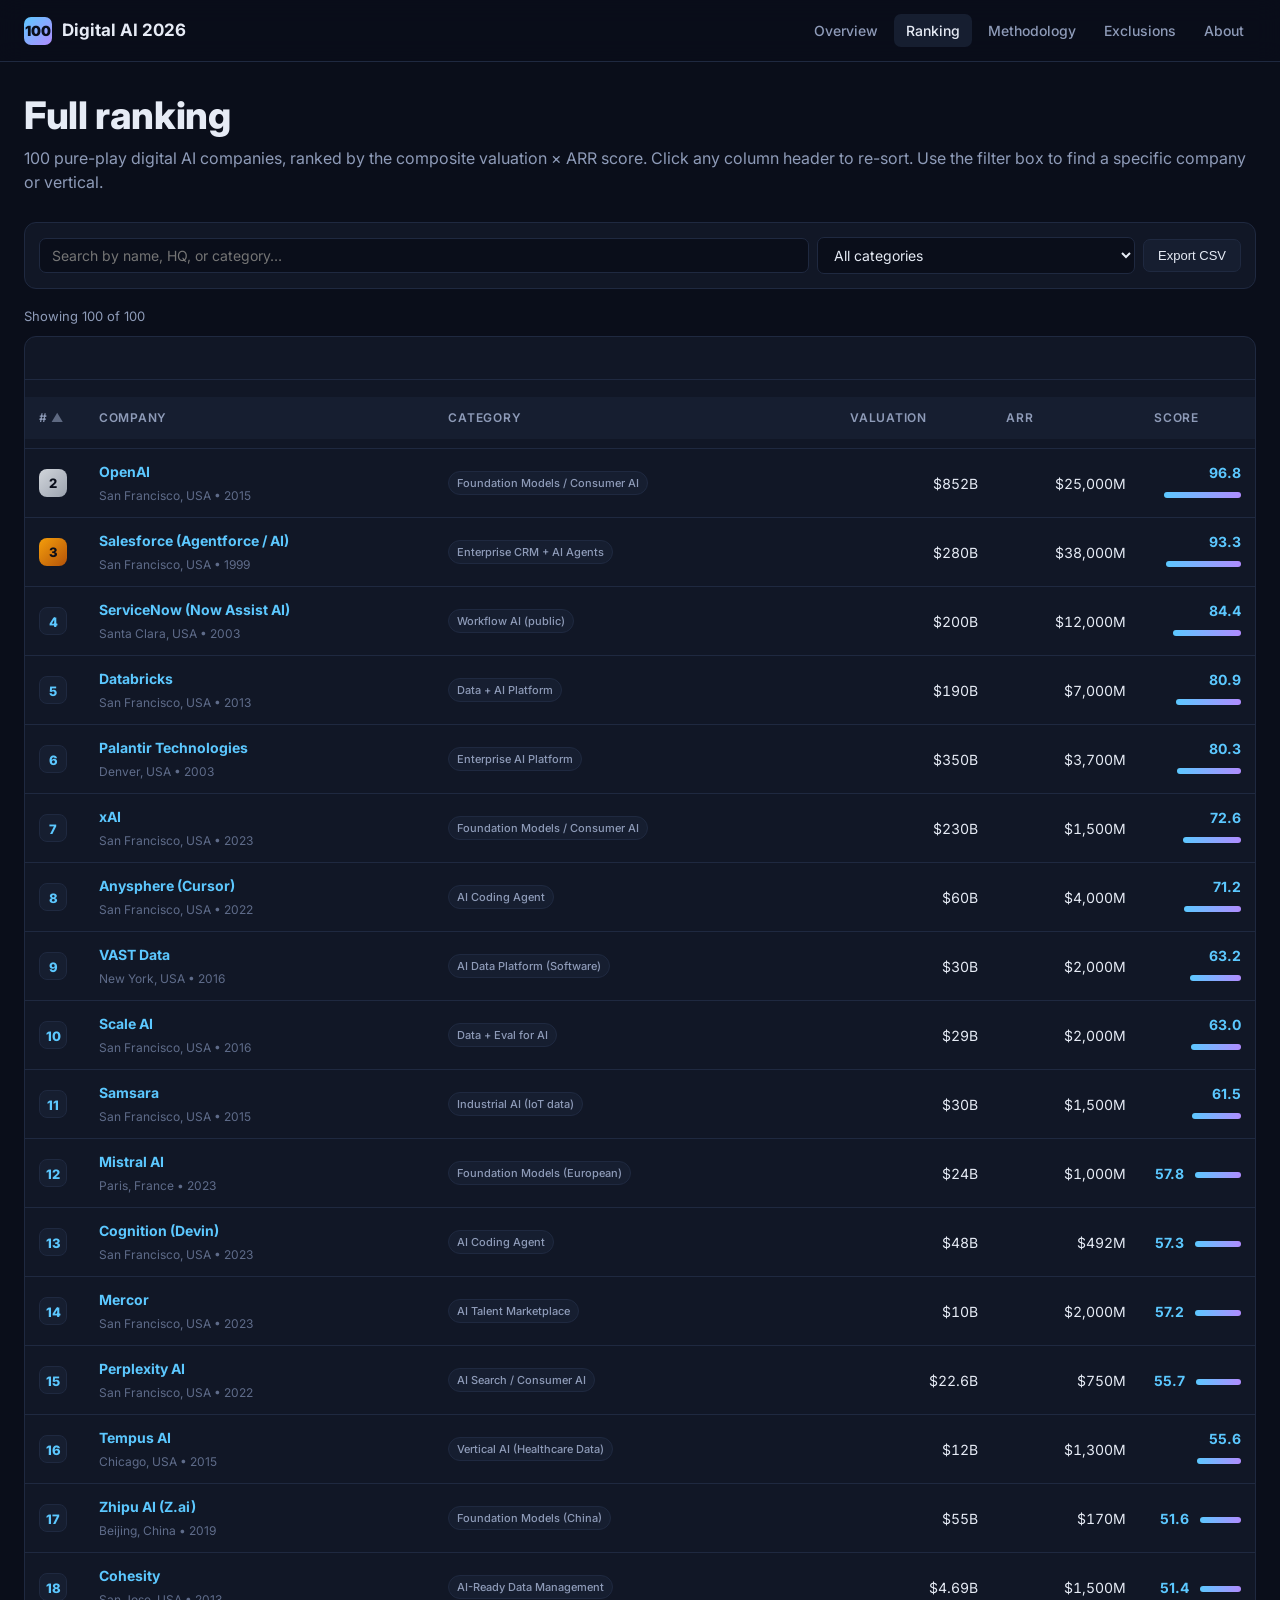
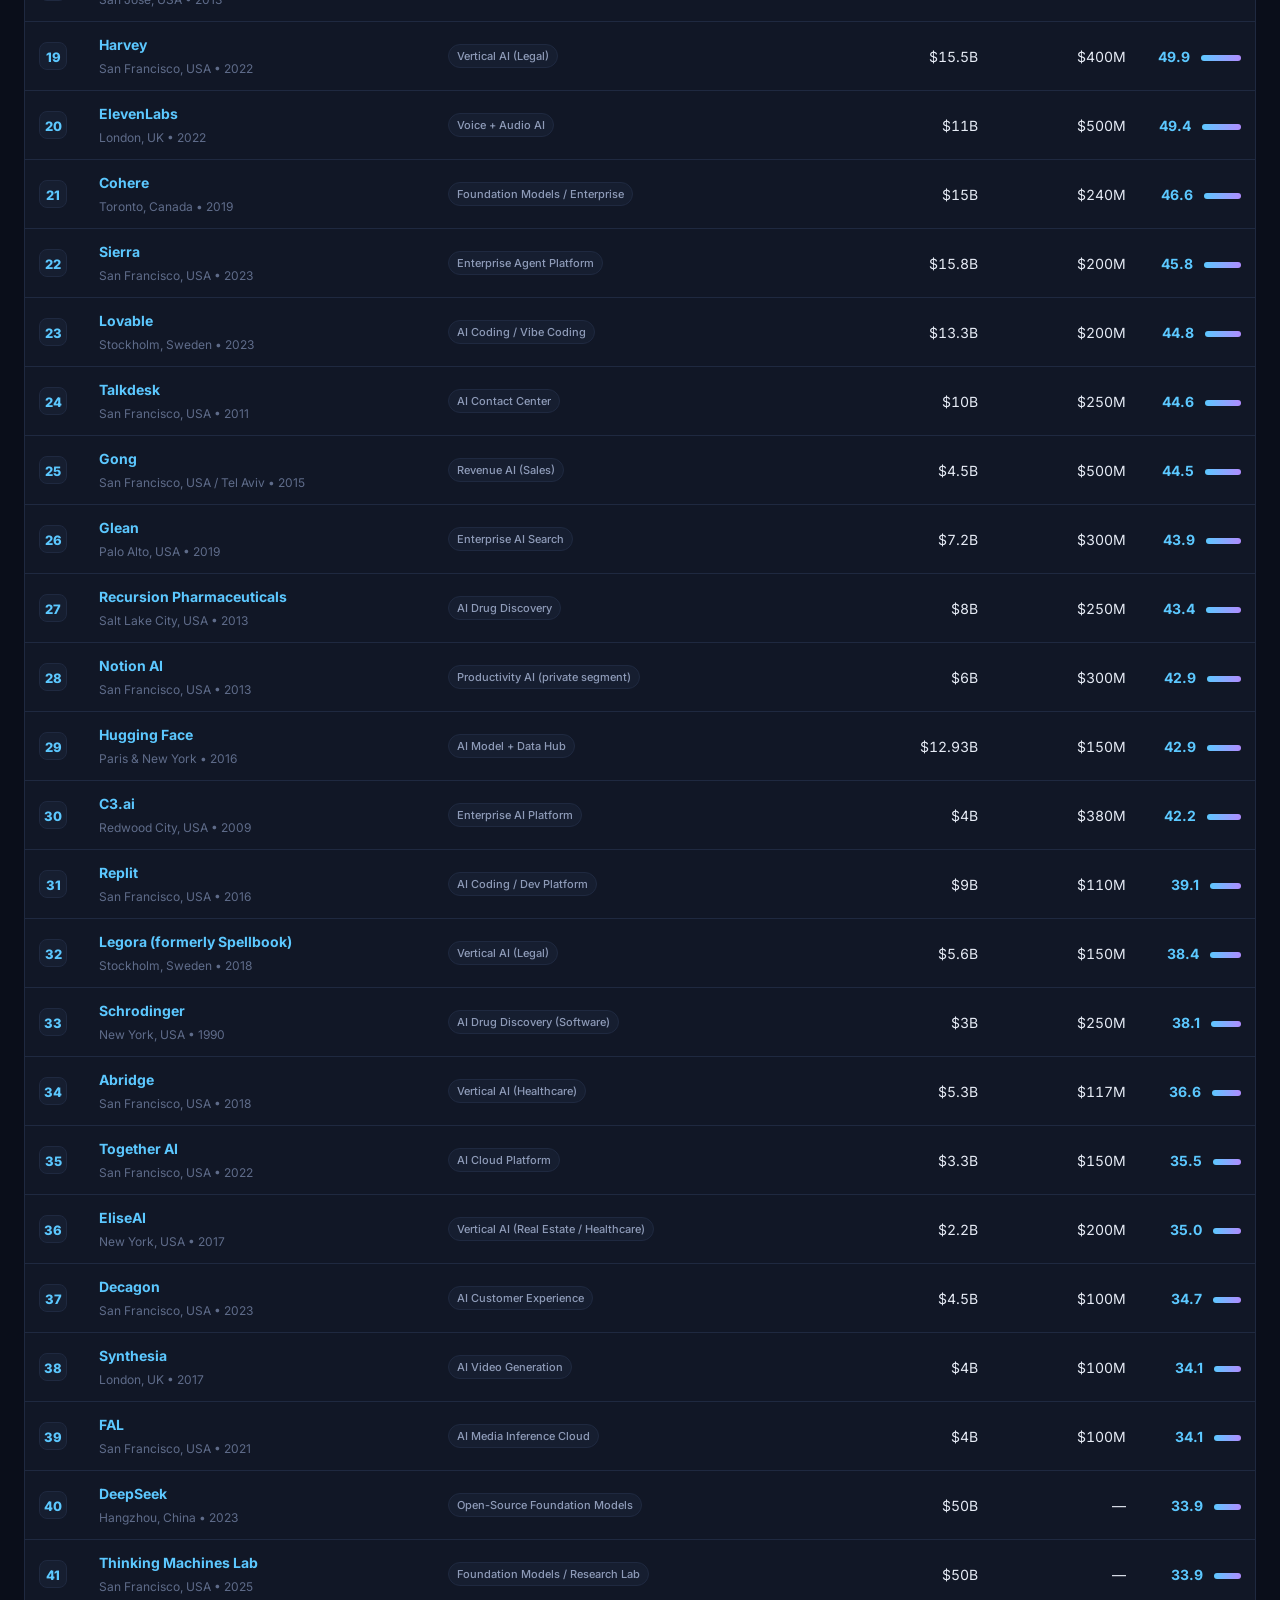
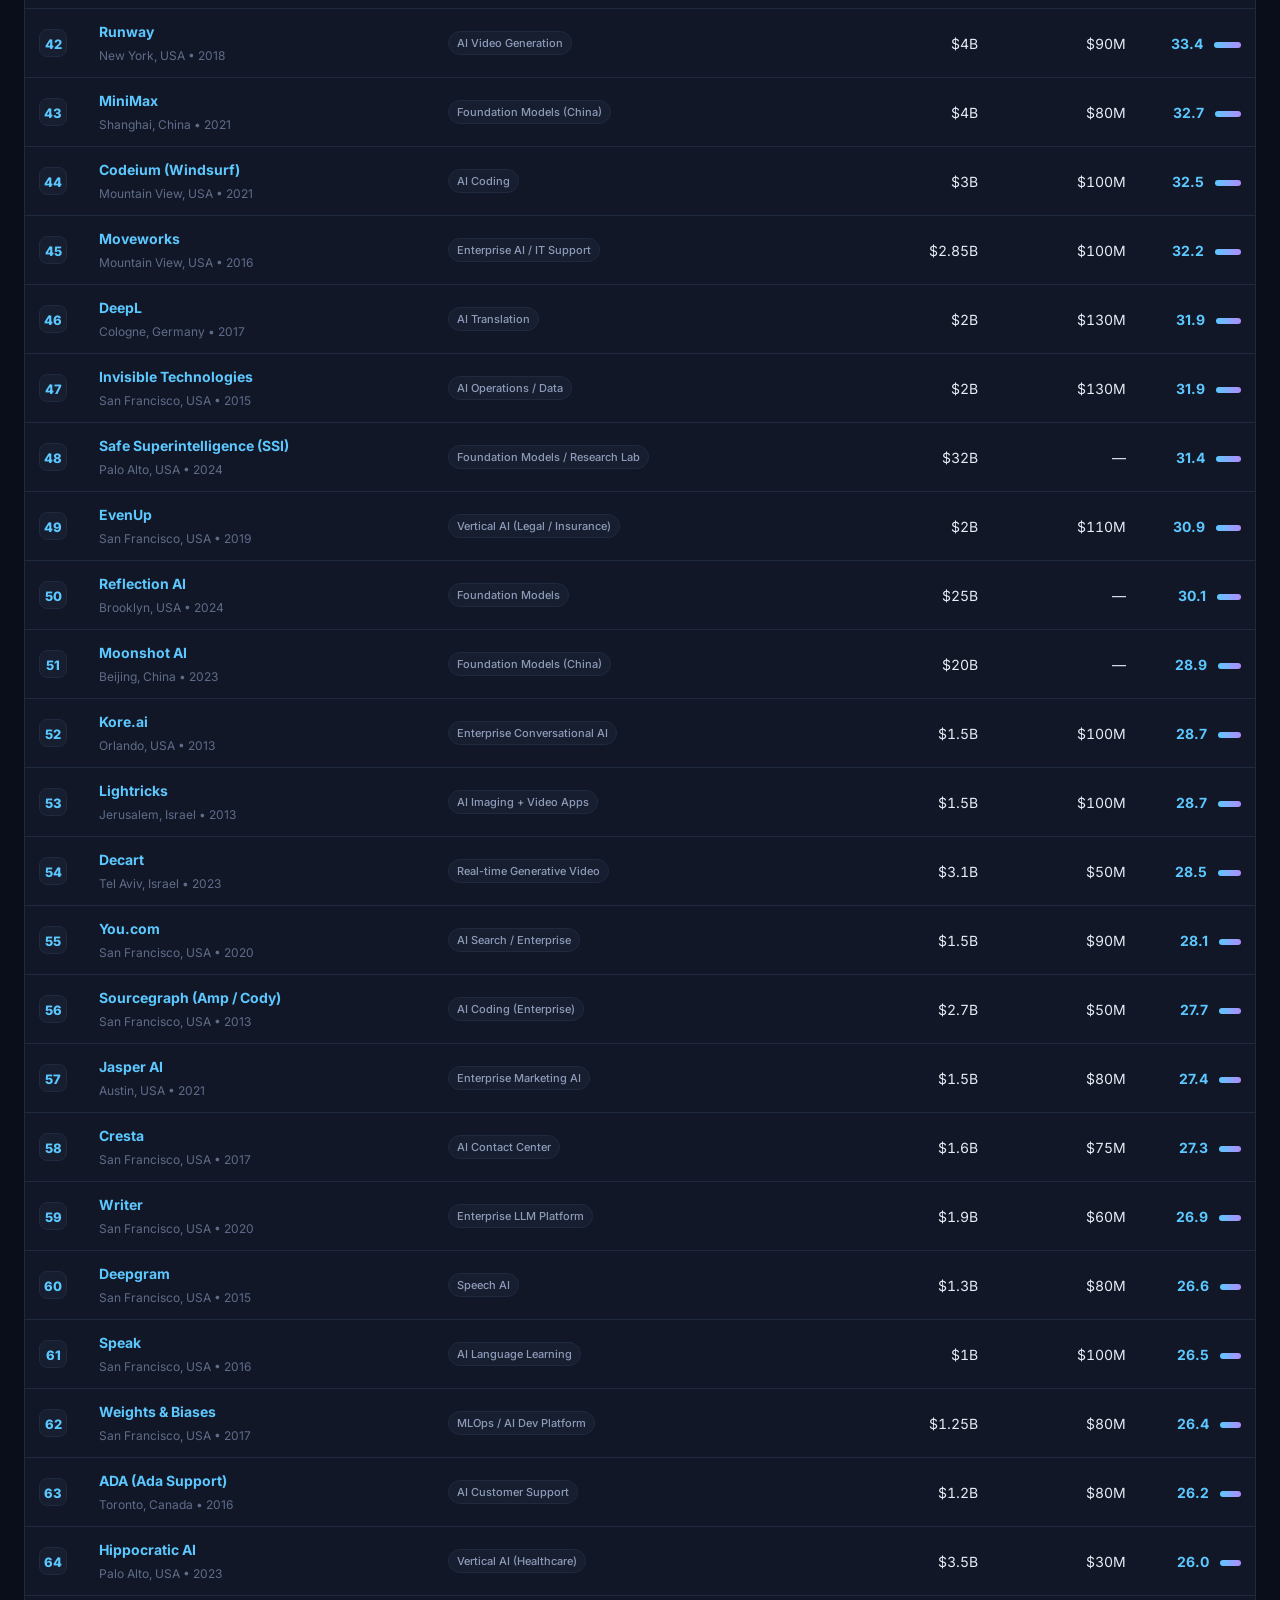
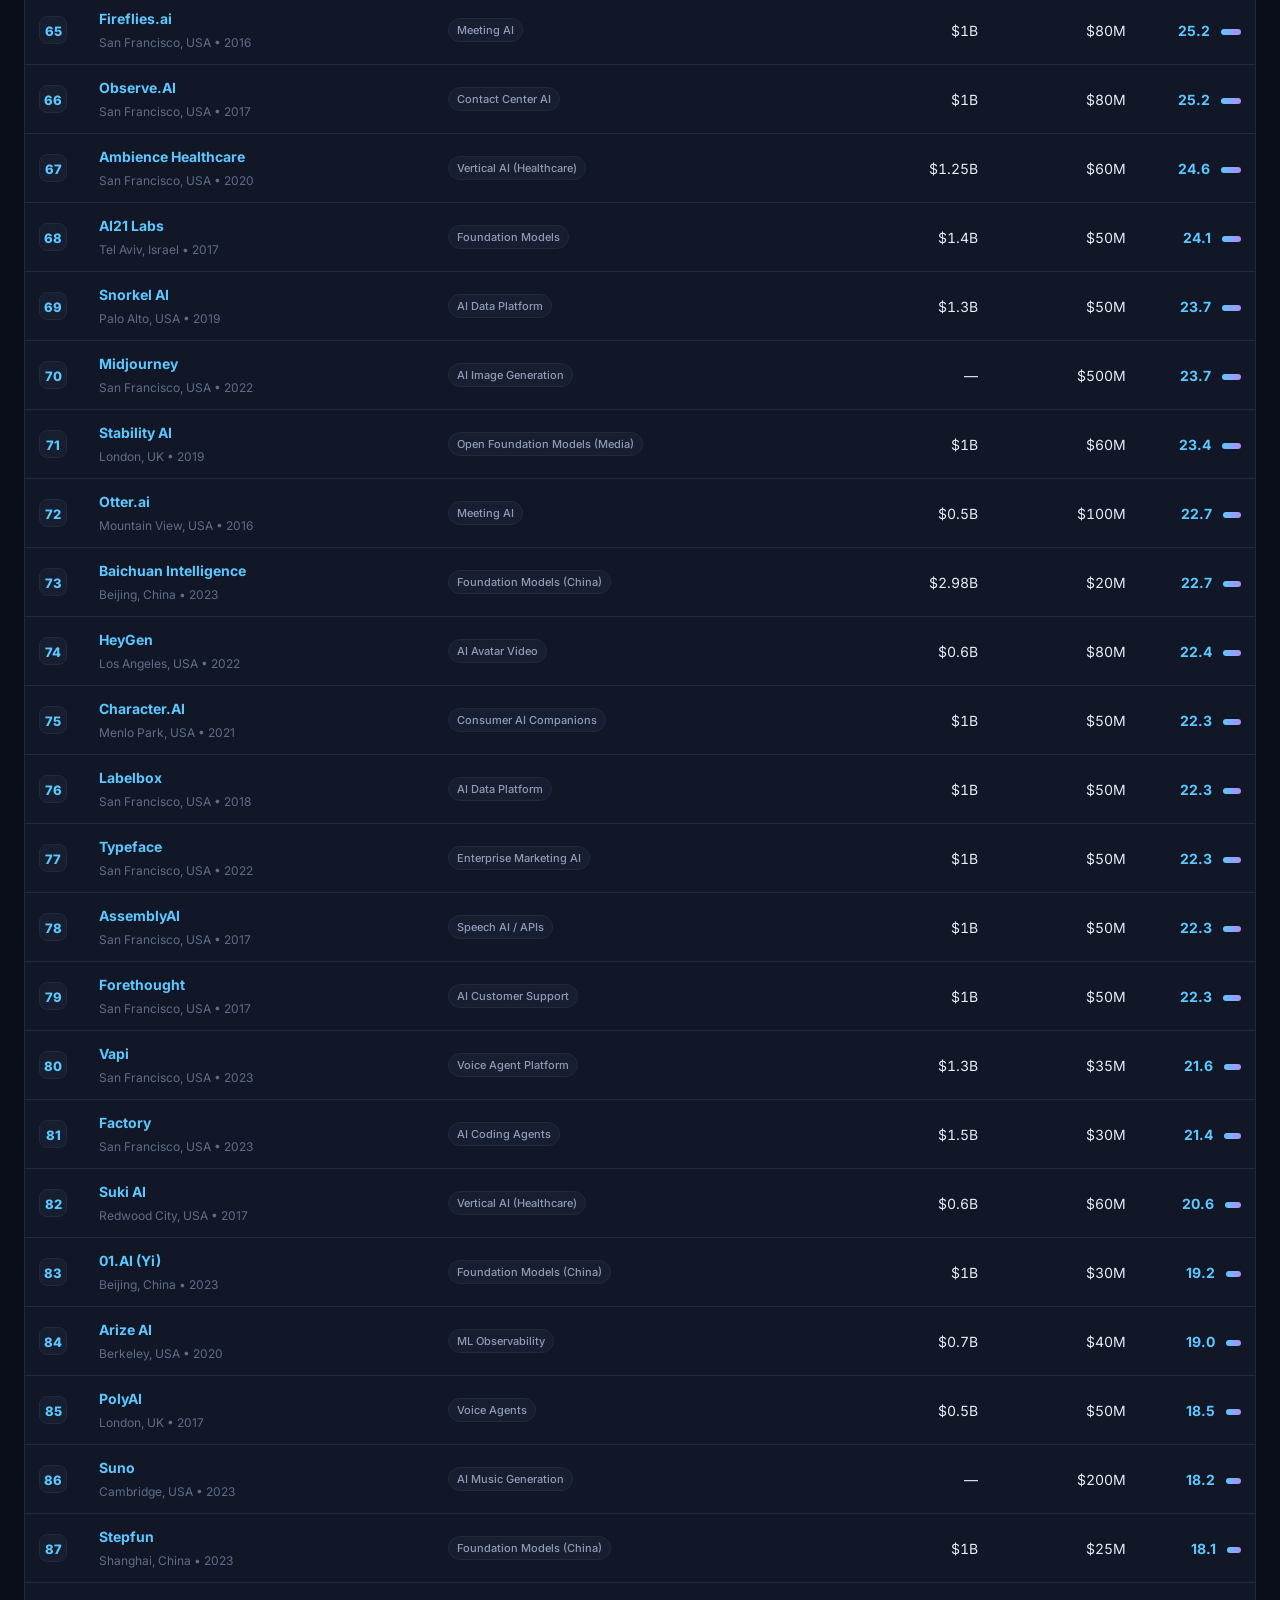
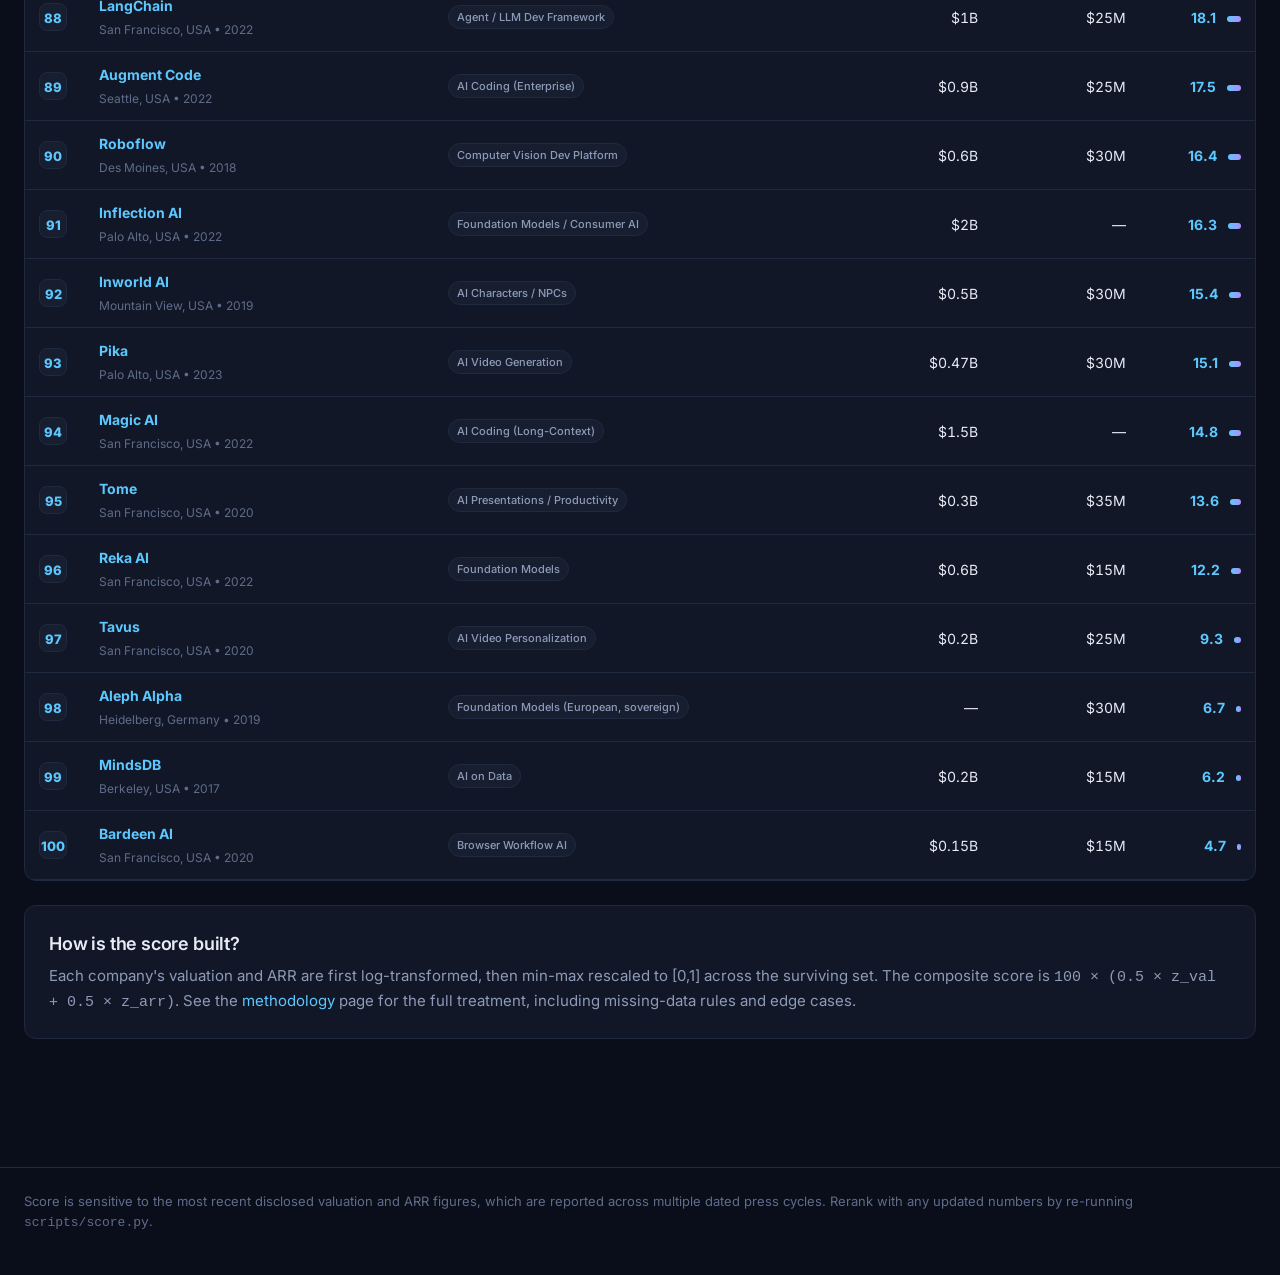
<file: site/ranking.html>
<!DOCTYPE html>
<html lang="en">
<head>
  <meta charset="UTF-8">
  <meta name="viewport" content="width=device-width, initial-scale=1.0">
  <title>Ranking - Top 100 Pure-Play Digital AI Companies 2026</title>
  <link rel="preconnect" href="https://fonts.googleapis.com">
  <link rel="preconnect" href="https://fonts.gstatic.com" crossorigin>
  <link href="https://fonts.googleapis.com/css2?family=Inter:wght@400;500;600;700;800&display=swap" rel="stylesheet">
  <link rel="stylesheet" href="style.css">
</head>
<body>
  <header class="topbar">
    <div class="topbar-inner">
      <div class="brand">
        <div class="brand-mark">100</div>
        <span>Digital AI 2026</span>
      </div>
      <nav class="nav">
        <a href="index.html">Overview</a>
        <a href="ranking.html">Ranking</a>
        <a href="methodology.html">Methodology</a>
        <a href="exclusions.html">Exclusions</a>
        <a href="about.html">About</a>
      </nav>
    </div>
  </header>

  <main>
    <h1>Full ranking</h1>
    <p class="subtitle">
      100 pure-play digital AI companies, ranked by the composite
      valuation &times; ARR score. Click any column header to re-sort.
      Use the filter box to find a specific company or vertical.
    </p>

    <div class="filters">
      <input data-filter="query" type="text" placeholder="Search by name, HQ, or category…" class="grow">
      <select data-filter="category" aria-label="Filter by category">
        <option value="">All categories</option>
      </select>
      <button class="btn" data-action="export-csv">Export CSV</button>
    </div>

    <div id="showing" style="color:var(--text-dim);font-size:13px;margin-bottom:10px;"></div>

    <div class="table-wrap">
      <table class="rank">
        <thead>
          <tr>
            <th data-key="rank">#</th>
            <th data-key="name">Company</th>
            <th data-key="category">Category</th>
            <th data-key="valuation_usd_b" class="num">Valuation</th>
            <th data-key="arr_usd_m" class="num">ARR</th>
            <th data-key="score" class="num">Score</th>
          </tr>
        </thead>
        <tbody></tbody>
      </table>
    </div>

    <div class="card">
      <h3>How is the score built?</h3>
      <p style="color:var(--text-dim);">
        Each company's valuation and ARR are first log-transformed, then
        min-max rescaled to [0,1] across the surviving set. The composite score
        is <code>100 &times; (0.5 &times; z_val + 0.5 &times; z_arr)</code>.
        See the <a href="methodology.html">methodology</a> page for the full
        treatment, including missing-data rules and edge cases.
      </p>
    </div>
  </main>

  <footer>
    <div>
      Score is sensitive to the most recent disclosed valuation and ARR figures,
      which are reported across multiple dated press cycles. Rerank with any
      updated numbers by re-running <code>scripts/score.py</code>.
    </div>
  </footer>

  <script src="app.js"></script>
</body>
</html>
</file>
<file: style.css>
/* style.css - Top 100 Digital AI Companies 2026 */
:root {
  --bg: #0a0e1a;
  --panel: #111726;
  --panel-2: #161e30;
  --border: #1f2940;
  --border-hi: #2d3a5a;
  --text: #e6ebf5;
  --text-dim: #8e9bb8;
  --text-mute: #5f6c8a;
  --accent: #5cc8ff;
  --accent-2: #b08cff;
  --good: #4ade80;
  --warn: #facc15;
  --bad: #f87171;
  --shadow: 0 4px 24px rgba(0, 0, 0, 0.4);
  --r-sm: 8px;
  --r-md: 12px;
  --r-lg: 18px;
  /* Fixed topbar height - the sticky table header offsets by exactly this,
     so the two never disagree. See .topbar below. */
  --topbar-h: 58px;
}

* {
  box-sizing: border-box;
  margin: 0;
  padding: 0;
}

html, body {
  background: var(--bg);
  color: var(--text);
  font-family: 'Inter', -apple-system, BlinkMacSystemFont, 'Segoe UI', Roboto, sans-serif;
  line-height: 1.5;
  font-size: 15px;
  -webkit-font-smoothing: antialiased;
}

a {
  color: var(--accent);
  text-decoration: none;
}
a:hover {
  text-decoration: underline;
}

/* Layout */
.topbar {
  position: sticky;
  top: 0;
  z-index: 50;
  height: var(--topbar-h);
  background: rgba(10, 14, 26, 0.85);
  backdrop-filter: blur(12px);
  border-bottom: 1px solid var(--border);
}
.topbar-inner {
  max-width: 1280px;
  margin: 0 auto;
  height: 100%;
  padding: 0 24px;
  display: flex;
  align-items: center;
  justify-content: space-between;
  gap: 24px;
}
.brand {
  display: flex;
  align-items: center;
  gap: 10px;
  font-weight: 700;
  font-size: 17px;
}
.brand-mark {
  width: 28px;
  height: 28px;
  border-radius: 7px;
  background: linear-gradient(135deg, var(--accent), var(--accent-2));
  display: grid;
  place-items: center;
  color: #0a0e1a;
  font-weight: 900;
  font-size: 14px;
}
.nav {
  display: flex;
  gap: 4px;
  flex-wrap: nowrap;
  overflow-x: auto;
  scrollbar-width: none;
}
.nav::-webkit-scrollbar { display: none; }
.nav a {
  padding: 6px 12px;
  border-radius: 7px;
  color: var(--text-dim);
  font-weight: 500;
  font-size: 14px;
}
.nav a:hover {
  background: var(--panel);
  color: var(--text);
  text-decoration: none;
}
.nav a.active {
  background: var(--panel-2);
  color: var(--text);
}

main {
  max-width: 1280px;
  margin: 0 auto;
  padding: 32px 24px 64px;
}

h1, h2, h3 {
  letter-spacing: -0.01em;
}
h1 { font-size: 38px; font-weight: 800; line-height: 1.15; margin-bottom: 8px; }
h2 { font-size: 24px; font-weight: 700; margin-bottom: 12px; }
h3 { font-size: 18px; font-weight: 600; margin-bottom: 8px; }

.subtitle {
  color: var(--text-dim);
  margin-bottom: 28px;
  font-size: 16px;
}

/* Hero */
.hero {
  background: linear-gradient(135deg, rgba(92, 200, 255, 0.08), rgba(176, 140, 255, 0.08));
  border: 1px solid var(--border);
  border-radius: var(--r-lg);
  padding: 40px 32px;
  margin-bottom: 32px;
  position: relative;
  overflow: hidden;
}
.hero::before {
  content: '';
  position: absolute;
  inset: 0;
  background: radial-gradient(circle at 80% 0%, rgba(92, 200, 255, 0.18), transparent 60%);
  pointer-events: none;
}
.eyebrow {
  display: inline-block;
  font-size: 12px;
  font-weight: 600;
  letter-spacing: 0.1em;
  text-transform: uppercase;
  color: var(--accent);
  padding: 4px 10px;
  border: 1px solid rgba(92, 200, 255, 0.4);
  border-radius: 999px;
  margin-bottom: 16px;
}
.hero h1 {
  font-size: 48px;
  margin-bottom: 12px;
}
.hero p {
  color: var(--text-dim);
  font-size: 17px;
  max-width: 720px;
}
.hero-stats {
  display: grid;
  grid-template-columns: repeat(auto-fit, minmax(140px, 1fr));
  gap: 16px;
  margin-top: 28px;
  padding-top: 24px;
  border-top: 1px solid var(--border);
}
.stat {
  display: flex;
  flex-direction: column;
}
.stat .v {
  font-size: 24px;
  font-weight: 800;
  background: linear-gradient(135deg, var(--accent), var(--accent-2));
  -webkit-background-clip: text;
  -webkit-text-fill-color: transparent;
  background-clip: text;
}
.stat .l {
  font-size: 12px;
  color: var(--text-mute);
  text-transform: uppercase;
  letter-spacing: 0.06em;
  margin-top: 4px;
}

/* Cards */
.card {
  background: var(--panel);
  border: 1px solid var(--border);
  border-radius: var(--r-md);
  padding: 24px;
  margin-bottom: 16px;
}
.card h2 {
  margin-bottom: 14px;
}
.card-tight {
  padding: 18px 20px;
}

.kpi-grid {
  display: grid;
  grid-template-columns: repeat(auto-fit, minmax(220px, 1fr));
  gap: 16px;
  margin-bottom: 28px;
}
.kpi {
  background: var(--panel);
  border: 1px solid var(--border);
  border-radius: var(--r-md);
  padding: 20px;
}
.kpi .v {
  font-size: 28px;
  font-weight: 800;
  margin: 8px 0 4px;
}
.kpi .l {
  color: var(--text-mute);
  font-size: 13px;
}

/* Filters bar */
.filters {
  display: flex;
  flex-wrap: wrap;
  gap: 8px;
  align-items: center;
  margin-bottom: 18px;
  padding: 14px;
  background: var(--panel);
  border: 1px solid var(--border);
  border-radius: var(--r-md);
}
.filters input,
.filters select {
  background: var(--bg);
  color: var(--text);
  border: 1px solid var(--border);
  border-radius: 7px;
  padding: 8px 12px;
  font-size: 14px;
  font-family: inherit;
}
.filters input:focus,
.filters select:focus {
  border-color: var(--accent);
  outline: none;
}
.filters .grow {
  flex: 1;
  min-width: 200px;
}
.btn {
  background: var(--panel-2);
  color: var(--text);
  border: 1px solid var(--border);
  padding: 8px 14px;
  border-radius: 7px;
  cursor: pointer;
  font-size: 13px;
  font-weight: 500;
  transition: all 0.15s ease;
}
.btn:hover {
  border-color: var(--border-hi);
  background: var(--border);
}
.btn.primary {
  background: linear-gradient(135deg, var(--accent), var(--accent-2));
  color: #0a0e1a;
  border: none;
  font-weight: 600;
}
.btn.primary:hover {
  filter: brightness(1.08);
}

/* Table */
.table-wrap {
  background: var(--panel);
  border: 1px solid var(--border);
  border-radius: var(--r-md);
  /* NOT `overflow: hidden`. An overflow container is a scroll container, and
     a `position: sticky` header inside one is positioned against THAT
     container instead of the page - so `top: 58px` pushed the header 58px down
     and it covered row #1 (and any single-row search result) instead of
     sticking under the topbar. Overflow stays visible so the sticky header
     resolves against the viewport. The rounded corners are re-created on the
     header cells below. */
  overflow: visible;
  margin-bottom: 24px;
}
table.rank {
  width: 100%;
  /* `separate` rather than `collapse`: collapsed borders are not painted on
     sticky cells in Chromium, so the header's bottom rule flickers/disappears
     while scrolling. */
  border-collapse: separate;
  border-spacing: 0;
  font-size: 14px;
}
table.rank thead th {
  background: var(--panel-2);
  color: var(--text-dim);
  text-align: left;
  padding: 12px 14px;
  font-weight: 600;
  font-size: 12px;
  text-transform: uppercase;
  letter-spacing: 0.06em;
  border-bottom: 1px solid var(--border);
  cursor: pointer;
  user-select: none;
}
/* Only the main ranking table sticks its header. Methodology tables use the
   same .rank class for styling but stay static. */
.table-wrap table.rank thead th {
  position: sticky;
  top: var(--topbar-h);
  z-index: 2;
}
/* Round the header's outer corners to match .table-wrap now that it no
   longer clips its children. */
table.rank thead th:first-child { border-top-left-radius: var(--r-md); }
table.rank thead th:last-child { border-top-right-radius: var(--r-md); }
table.rank thead th:hover {
  color: var(--text);
}
table.rank thead th.sorted-asc::after { content: ' ▲'; opacity: 0.6; }
table.rank thead th.sorted-desc::after { content: ' ▼'; opacity: 0.6; }
table.rank tbody tr {
  transition: background 0.1s ease;
}
table.rank tbody tr:hover td {
  background: var(--panel-2);
}
table.rank tbody td {
  padding: 12px 14px;
  vertical-align: middle;
  border-bottom: 1px solid var(--border);
}
table.rank tbody tr:last-child td {
  border-bottom: none;
}
.rank-cell {
  font-weight: 700;
  color: var(--accent);
  font-size: 16px;
  width: 60px;
}
.rank-cell .medal {
  display: inline-block;
  width: 28px;
  height: 28px;
  line-height: 28px;
  text-align: center;
  border-radius: 8px;
  font-size: 13px;
  font-weight: 800;
  background: var(--panel-2);
  border: 1px solid var(--border);
}
.rank-cell .medal.gold { background: linear-gradient(135deg, #fbbf24, #f59e0b); color: #0a0e1a; border: none; }
.rank-cell .medal.silver { background: linear-gradient(135deg, #d1d5db, #9ca3af); color: #0a0e1a; border: none; }
.rank-cell .medal.bronze { background: linear-gradient(135deg, #f59e0b, #b45309); color: #0a0e1a; border: none; }
.name-cell strong {
  display: block;
  margin-bottom: 2px;
}
.name-cell .meta {
  color: var(--text-mute);
  font-size: 12px;
}
.num {
  font-variant-numeric: tabular-nums;
  text-align: right;
}
.score-cell {
  font-weight: 700;
  color: var(--accent);
  text-align: right;
  width: 90px;
}
.score-bar {
  display: inline-block;
  height: 6px;
  background: linear-gradient(90deg, var(--accent), var(--accent-2));
  border-radius: 999px;
  margin-left: 8px;
  vertical-align: middle;
}
.cat-chip {
  display: inline-block;
  font-size: 11px;
  padding: 3px 8px;
  border-radius: 999px;
  background: var(--panel-2);
  border: 1px solid var(--border);
  color: var(--text-dim);
  font-weight: 500;
  white-space: nowrap;
}

/* Narrow screens: the 6-column table cannot fit, so the wrapper becomes a
   horizontal scroll container again. A scroll container breaks the sticky
   header (see .table-wrap), so the header goes static here and the Category
   column is dropped to keep the rest on screen. */
@media (max-width: 900px) {
  .table-wrap { overflow-x: auto; }
  .table-wrap table.rank thead th { position: static; }
}
@media (max-width: 720px) {
  table.rank th:nth-child(3),
  table.rank td:nth-child(3) { display: none; }
}

/* --- Basis badges & sub-notes ------------------------------------- */
.sub-note {
  font-size: 11px;
  color: var(--text-mute);
  margin-top: 3px;
  line-height: 1.35;
}
.sub-note.warn {
  color: var(--warn);
}
.sub-note.bad {
  color: var(--bad);
}
.basis-chip.basis-fail {
  background: rgba(248, 113, 113, 0.16);
  border: 1px solid rgba(248, 113, 113, 0.5);
  color: var(--bad);
}
.basis-chip {
  display: inline-block;
  font-size: 11px;
  font-weight: 700;
  padding: 3px 9px;
  border-radius: 999px;
  letter-spacing: 0.03em;
}
.basis-chip.basis-actual {
  background: rgba(92, 200, 255, 0.16);
  border: 1px solid rgba(92, 200, 255, 0.45);
  color: var(--accent);
}
.basis-chip.basis-derived {
  background: rgba(176, 140, 255, 0.16);
  border: 1px solid rgba(176, 140, 255, 0.45);
  color: var(--accent-2);
}
.basis-chip.basis-proxy {
  background: rgba(250, 204, 21, 0.14);
  border: 1px solid rgba(250, 204, 21, 0.42);
  color: var(--warn);
}

.basis-callout {
  background: var(--panel-2);
  border: 1px solid rgba(176, 140, 255, 0.35);
  border-left: 3px solid var(--accent-2);
  border-radius: var(--r-md);
  padding: 20px 22px;
  margin-bottom: 16px;
}
.basis-callout.pure {
  border-color: rgba(92, 200, 255, 0.35);
  border-left-color: var(--accent);
}
.basis-callout.warn {
  border-color: rgba(250, 204, 21, 0.35);
  border-left-color: var(--warn);
}
.basis-callout h3 {
  font-size: 15px;
  margin-bottom: 10px;
}
.basis-callout p {
  color: var(--text-dim);
  font-size: 14px;
  line-height: 1.65;
  margin-bottom: 10px;
}
.basis-callout pre {
  background: var(--bg);
  border: 1px solid var(--border);
  border-radius: var(--r-sm);
  padding: 14px 16px;
  font-family: ui-monospace, SFMono-Regular, Menlo, monospace;
  font-size: 12.5px;
  line-height: 1.7;
  overflow-x: auto;
  margin: 10px 0;
  color: var(--text);
}
.src-block {
  font-size: 13px;
  color: var(--text-dim);
  line-height: 1.7;
  background: var(--panel-2);
  border: 1px solid var(--border);
  border-radius: var(--r-sm);
  padding: 12px 14px;
}

/* Legend */
.legend {
  display: flex;
  flex-wrap: wrap;
  gap: 18px;
  padding: 14px 16px;
  background: var(--panel);
  border: 1px solid var(--border);
  border-radius: var(--r-md);
  margin-bottom: 16px;
  font-size: 13px;
  color: var(--text-dim);
}
.legend-item {
  display: flex;
  align-items: center;
  gap: 8px;
}

/* Company detail page */
.detail {
  display: grid;
  grid-template-columns: 1fr 320px;
  gap: 24px;
}
@media (max-width: 920px) {
  .detail { grid-template-columns: 1fr; }
}
.detail-side {
  background: var(--panel);
  border: 1px solid var(--border);
  border-radius: var(--r-md);
  padding: 20px;
  height: fit-content;
  position: sticky;
  top: 80px;
}
.detail-side h3 {
  font-size: 14px;
  text-transform: uppercase;
  color: var(--text-mute);
  letter-spacing: 0.06em;
  margin-top: 16px;
  margin-bottom: 6px;
}
.detail-side h3:first-child { margin-top: 0; }
.detail-side .v {
  font-size: 18px;
  font-weight: 700;
  margin-bottom: 4px;
}
.detail-side .src {
  font-size: 12px;
  color: var(--text-mute);
}

/* Methodology content */
.prose {
  max-width: 880px;
}
.prose h2 {
  margin-top: 32px;
  font-size: 22px;
}
.prose p, .prose li {
  color: var(--text);
  margin-bottom: 10px;
  line-height: 1.7;
}
.prose ul, .prose ol {
  padding-left: 22px;
  margin-bottom: 16px;
}
.prose pre {
  background: var(--panel-2);
  border: 1px solid var(--border);
  border-radius: var(--r-sm);
  padding: 18px;
  overflow-x: auto;
  font-family: ui-monospace, SFMono-Regular, Menlo, monospace;
  font-size: 13px;
  margin: 14px 0;
}
.prose code {
  background: var(--panel-2);
  padding: 2px 6px;
  border-radius: 4px;
  font-size: 13px;
}
.prose blockquote {
  border-left: 3px solid var(--accent);
  padding: 4px 0 4px 18px;
  color: var(--text-dim);
  margin: 16px 0;
}

/* Chart */
.chart-wrap {
  background: var(--panel);
  border: 1px solid var(--border);
  border-radius: var(--r-md);
  padding: 24px;
  margin-bottom: 24px;
}

.row {
  display: flex;
  align-items: center;
  gap: 12px;
  margin-bottom: 16px;
  flex-wrap: wrap;
}
.row.between { justify-content: space-between; }

.hidden { display: none !important; }

footer {
  max-width: 1280px;
  margin: 0 auto;
  padding: 24px 24px 48px;
  color: var(--text-mute);
  font-size: 13px;
  border-top: 1px solid var(--border);
  margin-top: 48px;
}
footer a {
  color: var(--text-dim);
}
</file>
<file: site/style.css>
/* style.css - Top 100 Pure-Play Digital AI Companies 2026 */
:root {
  --bg: #0a0e1a;
  --panel: #111726;
  --panel-2: #161e30;
  --border: #1f2940;
  --border-hi: #2d3a5a;
  --text: #e6ebf5;
  --text-dim: #8e9bb8;
  --text-mute: #5f6c8a;
  --accent: #5cc8ff;
  --accent-2: #b08cff;
  --good: #4ade80;
  --warn: #facc15;
  --bad: #f87171;
  --shadow: 0 4px 24px rgba(0, 0, 0, 0.4);
  --r-sm: 8px;
  --r-md: 12px;
  --r-lg: 18px;
}

* {
  box-sizing: border-box;
  margin: 0;
  padding: 0;
}

html, body {
  background: var(--bg);
  color: var(--text);
  font-family: 'Inter', -apple-system, BlinkMacSystemFont, 'Segoe UI', Roboto, sans-serif;
  line-height: 1.5;
  font-size: 15px;
  -webkit-font-smoothing: antialiased;
}

a {
  color: var(--accent);
  text-decoration: none;
}
a:hover {
  text-decoration: underline;
}

/* Layout */
.topbar {
  position: sticky;
  top: 0;
  z-index: 50;
  background: rgba(10, 14, 26, 0.85);
  backdrop-filter: blur(12px);
  border-bottom: 1px solid var(--border);
}
.topbar-inner {
  max-width: 1280px;
  margin: 0 auto;
  padding: 14px 24px;
  display: flex;
  align-items: center;
  justify-content: space-between;
  gap: 24px;
}
.brand {
  display: flex;
  align-items: center;
  gap: 10px;
  font-weight: 700;
  font-size: 17px;
}
.brand-mark {
  width: 28px;
  height: 28px;
  border-radius: 7px;
  background: linear-gradient(135deg, var(--accent), var(--accent-2));
  display: grid;
  place-items: center;
  color: #0a0e1a;
  font-weight: 900;
  font-size: 14px;
}
.nav {
  display: flex;
  gap: 4px;
}
.nav a {
  padding: 6px 12px;
  border-radius: 7px;
  color: var(--text-dim);
  font-weight: 500;
  font-size: 14px;
}
.nav a:hover {
  background: var(--panel);
  color: var(--text);
  text-decoration: none;
}
.nav a.active {
  background: var(--panel-2);
  color: var(--text);
}

main {
  max-width: 1280px;
  margin: 0 auto;
  padding: 32px 24px 64px;
}

h1, h2, h3 {
  letter-spacing: -0.01em;
}
h1 { font-size: 38px; font-weight: 800; line-height: 1.15; margin-bottom: 8px; }
h2 { font-size: 24px; font-weight: 700; margin-bottom: 12px; }
h3 { font-size: 18px; font-weight: 600; margin-bottom: 8px; }

.subtitle {
  color: var(--text-dim);
  margin-bottom: 28px;
  font-size: 16px;
}

/* Hero */
.hero {
  background: linear-gradient(135deg, rgba(92, 200, 255, 0.08), rgba(176, 140, 255, 0.08));
  border: 1px solid var(--border);
  border-radius: var(--r-lg);
  padding: 40px 32px;
  margin-bottom: 32px;
  position: relative;
  overflow: hidden;
}
.hero::before {
  content: '';
  position: absolute;
  inset: 0;
  background: radial-gradient(circle at 80% 0%, rgba(92, 200, 255, 0.18), transparent 60%);
  pointer-events: none;
}
.eyebrow {
  display: inline-block;
  font-size: 12px;
  font-weight: 600;
  letter-spacing: 0.1em;
  text-transform: uppercase;
  color: var(--accent);
  padding: 4px 10px;
  border: 1px solid rgba(92, 200, 255, 0.4);
  border-radius: 999px;
  margin-bottom: 16px;
}
.hero h1 {
  font-size: 48px;
  margin-bottom: 12px;
}
.hero p {
  color: var(--text-dim);
  font-size: 17px;
  max-width: 720px;
}
.hero-stats {
  display: grid;
  grid-template-columns: repeat(auto-fit, minmax(140px, 1fr));
  gap: 16px;
  margin-top: 28px;
  padding-top: 24px;
  border-top: 1px solid var(--border);
}
.stat {
  display: flex;
  flex-direction: column;
}
.stat .v {
  font-size: 24px;
  font-weight: 800;
  background: linear-gradient(135deg, var(--accent), var(--accent-2));
  -webkit-background-clip: text;
  -webkit-text-fill-color: transparent;
  background-clip: text;
}
.stat .l {
  font-size: 12px;
  color: var(--text-mute);
  text-transform: uppercase;
  letter-spacing: 0.06em;
  margin-top: 4px;
}

/* Cards */
.card {
  background: var(--panel);
  border: 1px solid var(--border);
  border-radius: var(--r-md);
  padding: 24px;
  margin-bottom: 16px;
}
.card h2 {
  margin-bottom: 14px;
}
.card-tight {
  padding: 18px 20px;
}

.kpi-grid {
  display: grid;
  grid-template-columns: repeat(auto-fit, minmax(220px, 1fr));
  gap: 16px;
  margin-bottom: 28px;
}
.kpi {
  background: var(--panel);
  border: 1px solid var(--border);
  border-radius: var(--r-md);
  padding: 20px;
}
.kpi .v {
  font-size: 28px;
  font-weight: 800;
  margin: 8px 0 4px;
}
.kpi .l {
  color: var(--text-mute);
  font-size: 13px;
}

/* Filters bar */
.filters {
  display: flex;
  flex-wrap: wrap;
  gap: 8px;
  align-items: center;
  margin-bottom: 18px;
  padding: 14px;
  background: var(--panel);
  border: 1px solid var(--border);
  border-radius: var(--r-md);
}
.filters input,
.filters select {
  background: var(--bg);
  color: var(--text);
  border: 1px solid var(--border);
  border-radius: 7px;
  padding: 8px 12px;
  font-size: 14px;
  font-family: inherit;
}
.filters input:focus,
.filters select:focus {
  border-color: var(--accent);
  outline: none;
}
.filters .grow {
  flex: 1;
  min-width: 200px;
}
.btn {
  background: var(--panel-2);
  color: var(--text);
  border: 1px solid var(--border);
  padding: 8px 14px;
  border-radius: 7px;
  cursor: pointer;
  font-size: 13px;
  font-weight: 500;
  transition: all 0.15s ease;
}
.btn:hover {
  border-color: var(--border-hi);
  background: var(--border);
}
.btn.primary {
  background: linear-gradient(135deg, var(--accent), var(--accent-2));
  color: #0a0e1a;
  border: none;
  font-weight: 600;
}
.btn.primary:hover {
  filter: brightness(1.08);
}

/* Table */
.table-wrap {
  background: var(--panel);
  border: 1px solid var(--border);
  border-radius: var(--r-md);
  overflow: hidden;
  margin-bottom: 24px;
}
table.rank {
  width: 100%;
  border-collapse: collapse;
  font-size: 14px;
}
table.rank thead th {
  background: var(--panel-2);
  color: var(--text-dim);
  text-align: left;
  padding: 12px 14px;
  font-weight: 600;
  font-size: 12px;
  text-transform: uppercase;
  letter-spacing: 0.06em;
  border-bottom: 1px solid var(--border);
  cursor: pointer;
  user-select: none;
  position: sticky;
  top: 60px;
  z-index: 2;
}
table.rank thead th:hover {
  color: var(--text);
}
table.rank thead th.sorted-asc::after { content: ' ▲'; opacity: 0.6; }
table.rank thead th.sorted-desc::after { content: ' ▼'; opacity: 0.6; }
table.rank tbody tr {
  border-bottom: 1px solid var(--border);
  transition: background 0.1s ease;
}
table.rank tbody tr:hover {
  background: var(--panel-2);
}
table.rank tbody td {
  padding: 12px 14px;
  vertical-align: middle;
}
.rank-cell {
  font-weight: 700;
  color: var(--accent);
  font-size: 16px;
  width: 60px;
}
.rank-cell .medal {
  display: inline-block;
  width: 28px;
  height: 28px;
  line-height: 28px;
  text-align: center;
  border-radius: 8px;
  font-size: 13px;
  font-weight: 800;
  background: var(--panel-2);
  border: 1px solid var(--border);
}
.rank-cell .medal.gold { background: linear-gradient(135deg, #fbbf24, #f59e0b); color: #0a0e1a; border: none; }
.rank-cell .medal.silver { background: linear-gradient(135deg, #d1d5db, #9ca3af); color: #0a0e1a; border: none; }
.rank-cell .medal.bronze { background: linear-gradient(135deg, #f59e0b, #b45309); color: #0a0e1a; border: none; }
.name-cell strong {
  display: block;
  margin-bottom: 2px;
}
.name-cell .meta {
  color: var(--text-mute);
  font-size: 12px;
}
.num {
  font-variant-numeric: tabular-nums;
  text-align: right;
}
.score-cell {
  font-weight: 700;
  color: var(--accent);
  text-align: right;
  width: 90px;
}
.score-bar {
  display: inline-block;
  height: 6px;
  background: linear-gradient(90deg, var(--accent), var(--accent-2));
  border-radius: 999px;
  margin-left: 8px;
  vertical-align: middle;
}
.cat-chip {
  display: inline-block;
  font-size: 11px;
  padding: 3px 8px;
  border-radius: 999px;
  background: var(--panel-2);
  border: 1px solid var(--border);
  color: var(--text-dim);
  font-weight: 500;
  white-space: nowrap;
}

/* Company detail page */
.detail {
  display: grid;
  grid-template-columns: 1fr 320px;
  gap: 24px;
}
@media (max-width: 920px) {
  .detail { grid-template-columns: 1fr; }
}
.detail-side {
  background: var(--panel);
  border: 1px solid var(--border);
  border-radius: var(--r-md);
  padding: 20px;
  height: fit-content;
  position: sticky;
  top: 80px;
}
.detail-side h3 {
  font-size: 14px;
  text-transform: uppercase;
  color: var(--text-mute);
  letter-spacing: 0.06em;
  margin-top: 16px;
  margin-bottom: 6px;
}
.detail-side h3:first-child { margin-top: 0; }
.detail-side .v {
  font-size: 18px;
  font-weight: 700;
  margin-bottom: 4px;
}
.detail-side .src {
  font-size: 12px;
  color: var(--text-mute);
}

/* Methodology content */
.prose {
  max-width: 880px;
}
.prose h2 {
  margin-top: 32px;
  font-size: 22px;
}
.prose p, .prose li {
  color: var(--text);
  margin-bottom: 10px;
  line-height: 1.7;
}
.prose ul, .prose ol {
  padding-left: 22px;
  margin-bottom: 16px;
}
.prose pre {
  background: var(--panel-2);
  border: 1px solid var(--border);
  border-radius: var(--r-sm);
  padding: 18px;
  overflow-x: auto;
  font-family: ui-monospace, SFMono-Regular, Menlo, monospace;
  font-size: 13px;
  margin: 14px 0;
}
.prose code {
  background: var(--panel-2);
  padding: 2px 6px;
  border-radius: 4px;
  font-size: 13px;
}
.prose blockquote {
  border-left: 3px solid var(--accent);
  padding: 4px 0 4px 18px;
  color: var(--text-dim);
  margin: 16px 0;
}

/* Chart */
.chart-wrap {
  background: var(--panel);
  border: 1px solid var(--border);
  border-radius: var(--r-md);
  padding: 24px;
  margin-bottom: 24px;
}

.row {
  display: flex;
  align-items: center;
  gap: 12px;
  margin-bottom: 16px;
  flex-wrap: wrap;
}
.row.between { justify-content: space-between; }

.hidden { display: none !important; }

footer {
  max-width: 1280px;
  margin: 0 auto;
  padding: 24px 24px 48px;
  color: var(--text-mute);
  font-size: 13px;
  border-top: 1px solid var(--border);
  margin-top: 48px;
}
footer a {
  color: var(--text-dim);
}
</file>
